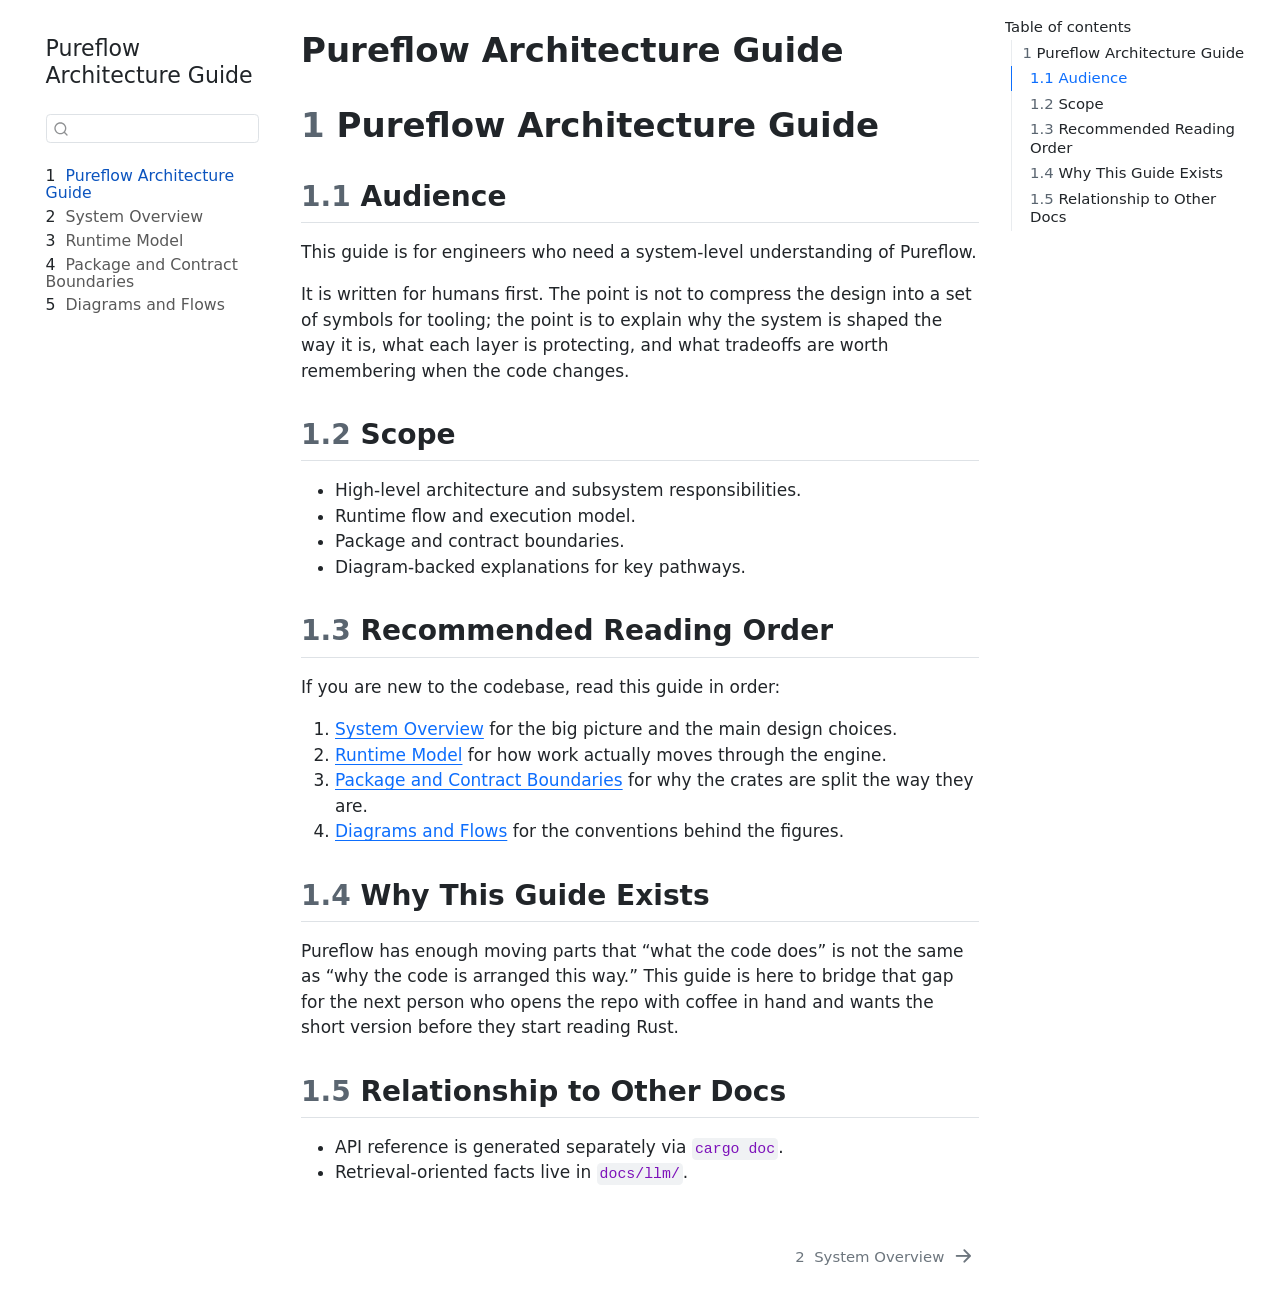
<file: docs/architecture-guide/_output/index.html>
<!DOCTYPE html>
<html xmlns="http://www.w3.org/1999/xhtml" lang="en" xml:lang="en"><head>

<meta charset="utf-8">
<meta name="generator" content="quarto-1.8.26">

<meta name="viewport" content="width=device-width, initial-scale=1.0, user-scalable=yes">


<title>Pureflow Architecture Guide</title>
<style>
code{white-space: pre-wrap;}
span.smallcaps{font-variant: small-caps;}
div.columns{display: flex; gap: min(4vw, 1.5em);}
div.column{flex: auto; overflow-x: auto;}
div.hanging-indent{margin-left: 1.5em; text-indent: -1.5em;}
ul.task-list{list-style: none;}
ul.task-list li input[type="checkbox"] {
  width: 0.8em;
  margin: 0 0.8em 0.2em -1em; /* quarto-specific, see https://github.com/quarto-dev/quarto-cli/issues/4556 */
  vertical-align: middle;
}
</style>


<script src="site_libs/quarto-nav/quarto-nav.js"></script>
<script src="site_libs/quarto-nav/headroom.min.js"></script>
<script src="site_libs/clipboard/clipboard.min.js"></script>
<script src="site_libs/quarto-search/autocomplete.umd.js"></script>
<script src="site_libs/quarto-search/fuse.min.js"></script>
<script src="site_libs/quarto-search/quarto-search.js"></script>
<meta name="quarto:offset" content="./">
<link href="./system-overview.html" rel="next">
<script src="site_libs/quarto-html/quarto.js" type="module"></script>
<script src="site_libs/quarto-html/tabsets/tabsets.js" type="module"></script>
<script src="site_libs/quarto-html/axe/axe-check.js" type="module"></script>
<script src="site_libs/quarto-html/popper.min.js"></script>
<script src="site_libs/quarto-html/tippy.umd.min.js"></script>
<script src="site_libs/quarto-html/anchor.min.js"></script>
<link href="site_libs/quarto-html/tippy.css" rel="stylesheet">
<link href="site_libs/quarto-html/quarto-syntax-highlighting-587c61ba64f3a5504c4d52d930310e48.css" rel="stylesheet" id="quarto-text-highlighting-styles">
<script src="site_libs/bootstrap/bootstrap.min.js"></script>
<link href="site_libs/bootstrap/bootstrap-icons.css" rel="stylesheet">
<link href="site_libs/bootstrap/bootstrap-d84f1af9771f194bf8b6c9c599b7c873.min.css" rel="stylesheet" append-hash="true" id="quarto-bootstrap" data-mode="light">
<script id="quarto-search-options" type="application/json">{
  "location": "sidebar",
  "copy-button": false,
  "collapse-after": 3,
  "panel-placement": "start",
  "type": "textbox",
  "limit": 50,
  "keyboard-shortcut": [
    "f",
    "/",
    "s"
  ],
  "show-item-context": false,
  "language": {
    "search-no-results-text": "No results",
    "search-matching-documents-text": "matching documents",
    "search-copy-link-title": "Copy link to search",
    "search-hide-matches-text": "Hide additional matches",
    "search-more-match-text": "more match in this document",
    "search-more-matches-text": "more matches in this document",
    "search-clear-button-title": "Clear",
    "search-text-placeholder": "",
    "search-detached-cancel-button-title": "Cancel",
    "search-submit-button-title": "Submit",
    "search-label": "Search"
  }
}</script>


</head>

<body class="nav-sidebar floating quarto-light">

<div id="quarto-search-results"></div>
  <header id="quarto-header" class="headroom fixed-top">
  <nav class="quarto-secondary-nav">
    <div class="container-fluid d-flex">
      <button type="button" class="quarto-btn-toggle btn" data-bs-toggle="collapse" role="button" data-bs-target=".quarto-sidebar-collapse-item" aria-controls="quarto-sidebar" aria-expanded="false" aria-label="Toggle sidebar navigation" onclick="if (window.quartoToggleHeadroom) { window.quartoToggleHeadroom(); }">
        <i class="bi bi-layout-text-sidebar-reverse"></i>
      </button>
        <nav class="quarto-page-breadcrumbs" aria-label="breadcrumb"><ol class="breadcrumb"><li class="breadcrumb-item"><a href="./index.html"><span class="chapter-number">1</span>&nbsp; <span class="chapter-title">Pureflow Architecture Guide</span></a></li></ol></nav>
        <a class="flex-grow-1" role="navigation" data-bs-toggle="collapse" data-bs-target=".quarto-sidebar-collapse-item" aria-controls="quarto-sidebar" aria-expanded="false" aria-label="Toggle sidebar navigation" onclick="if (window.quartoToggleHeadroom) { window.quartoToggleHeadroom(); }">
        </a>
      <button type="button" class="btn quarto-search-button" aria-label="Search" onclick="window.quartoOpenSearch();">
        <i class="bi bi-search"></i>
      </button>
    </div>
  </nav>
</header>
<!-- content -->
<div id="quarto-content" class="quarto-container page-columns page-rows-contents page-layout-article">
<!-- sidebar -->
  <nav id="quarto-sidebar" class="sidebar collapse collapse-horizontal quarto-sidebar-collapse-item sidebar-navigation floating overflow-auto">
    <div class="pt-lg-2 mt-2 text-left sidebar-header">
    <div class="sidebar-title mb-0 py-0">
      <a href="./">Pureflow Architecture Guide</a>
    </div>
      </div>
        <div class="mt-2 flex-shrink-0 align-items-center">
        <div class="sidebar-search">
        <div id="quarto-search" class="" title="Search"></div>
        </div>
        </div>
    <div class="sidebar-menu-container">
    <ul class="list-unstyled mt-1">
        <li class="sidebar-item">
  <div class="sidebar-item-container">
  <a href="./index.html" class="sidebar-item-text sidebar-link active">
 <span class="menu-text"><span class="chapter-number">1</span>&nbsp; <span class="chapter-title">Pureflow Architecture Guide</span></span></a>
  </div>
</li>
        <li class="sidebar-item">
  <div class="sidebar-item-container">
  <a href="./system-overview.html" class="sidebar-item-text sidebar-link">
 <span class="menu-text"><span class="chapter-number">2</span>&nbsp; <span class="chapter-title">System Overview</span></span></a>
  </div>
</li>
        <li class="sidebar-item">
  <div class="sidebar-item-container">
  <a href="./runtime-model.html" class="sidebar-item-text sidebar-link">
 <span class="menu-text"><span class="chapter-number">3</span>&nbsp; <span class="chapter-title">Runtime Model</span></span></a>
  </div>
</li>
        <li class="sidebar-item">
  <div class="sidebar-item-container">
  <a href="./package-contracts.html" class="sidebar-item-text sidebar-link">
 <span class="menu-text"><span class="chapter-number">4</span>&nbsp; <span class="chapter-title">Package and Contract Boundaries</span></span></a>
  </div>
</li>
        <li class="sidebar-item">
  <div class="sidebar-item-container">
  <a href="./diagrams-and-flows.html" class="sidebar-item-text sidebar-link">
 <span class="menu-text"><span class="chapter-number">5</span>&nbsp; <span class="chapter-title">Diagrams and Flows</span></span></a>
  </div>
</li>
    </ul>
    </div>
</nav>
<div id="quarto-sidebar-glass" class="quarto-sidebar-collapse-item" data-bs-toggle="collapse" data-bs-target=".quarto-sidebar-collapse-item"></div>
<!-- margin-sidebar -->
    <div id="quarto-margin-sidebar" class="sidebar margin-sidebar">
        <nav id="TOC" role="doc-toc" class="toc-active">
    <h2 id="toc-title">Table of contents</h2>

  <ul>
  <li><a href="#pureflow-architecture-guide" id="toc-pureflow-architecture-guide" class="nav-link active" data-scroll-target="#pureflow-architecture-guide"><span class="header-section-number">1</span> Pureflow Architecture Guide</a>
  <ul class="collapse">
  <li><a href="#audience" id="toc-audience" class="nav-link" data-scroll-target="#audience"><span class="header-section-number">1.1</span> Audience</a></li>
  <li><a href="#scope" id="toc-scope" class="nav-link" data-scroll-target="#scope"><span class="header-section-number">1.2</span> Scope</a></li>
  <li><a href="#recommended-reading-order" id="toc-recommended-reading-order" class="nav-link" data-scroll-target="#recommended-reading-order"><span class="header-section-number">1.3</span> Recommended Reading Order</a></li>
  <li><a href="#why-this-guide-exists" id="toc-why-this-guide-exists" class="nav-link" data-scroll-target="#why-this-guide-exists"><span class="header-section-number">1.4</span> Why This Guide Exists</a></li>
  <li><a href="#relationship-to-other-docs" id="toc-relationship-to-other-docs" class="nav-link" data-scroll-target="#relationship-to-other-docs"><span class="header-section-number">1.5</span> Relationship to Other Docs</a></li>
  </ul></li>
  </ul>
</nav>
    </div>
<!-- main -->
<main class="content" id="quarto-document-content">

<header id="title-block-header" class="quarto-title-block default">
<div class="quarto-title">
<h1 class="title">Pureflow Architecture Guide</h1>
</div>



<div class="quarto-title-meta">




  </div>



</header>


<section id="pureflow-architecture-guide" class="level1" data-number="1">
<h1 data-number="1"><span class="header-section-number">1</span> Pureflow Architecture Guide</h1>
<section id="audience" class="level2" data-number="1.1">
<h2 data-number="1.1" class="anchored" data-anchor-id="audience"><span class="header-section-number">1.1</span> Audience</h2>
<p>This guide is for engineers who need a system-level understanding of Pureflow.</p>
<p>It is written for humans first. The point is not to compress the design into a set of symbols for tooling; the point is to explain why the system is shaped the way it is, what each layer is protecting, and what tradeoffs are worth remembering when the code changes.</p>
</section>
<section id="scope" class="level2" data-number="1.2">
<h2 data-number="1.2" class="anchored" data-anchor-id="scope"><span class="header-section-number">1.2</span> Scope</h2>
<ul>
<li>High-level architecture and subsystem responsibilities.</li>
<li>Runtime flow and execution model.</li>
<li>Package and contract boundaries.</li>
<li>Diagram-backed explanations for key pathways.</li>
</ul>
</section>
<section id="recommended-reading-order" class="level2" data-number="1.3">
<h2 data-number="1.3" class="anchored" data-anchor-id="recommended-reading-order"><span class="header-section-number">1.3</span> Recommended Reading Order</h2>
<p>If you are new to the codebase, read this guide in order:</p>
<ol type="1">
<li><a href="./system-overview.html">System Overview</a> for the big picture and the main design choices.</li>
<li><a href="./runtime-model.html">Runtime Model</a> for how work actually moves through the engine.</li>
<li><a href="./package-contracts.html">Package and Contract Boundaries</a> for why the crates are split the way they are.</li>
<li><a href="./diagrams-and-flows.html">Diagrams and Flows</a> for the conventions behind the figures.</li>
</ol>
</section>
<section id="why-this-guide-exists" class="level2" data-number="1.4">
<h2 data-number="1.4" class="anchored" data-anchor-id="why-this-guide-exists"><span class="header-section-number">1.4</span> Why This Guide Exists</h2>
<p>Pureflow has enough moving parts that “what the code does” is not the same as “why the code is arranged this way.” This guide is here to bridge that gap for the next person who opens the repo with coffee in hand and wants the short version before they start reading Rust.</p>
</section>
<section id="relationship-to-other-docs" class="level2" data-number="1.5">
<h2 data-number="1.5" class="anchored" data-anchor-id="relationship-to-other-docs"><span class="header-section-number">1.5</span> Relationship to Other Docs</h2>
<ul>
<li>API reference is generated separately via <code>cargo doc</code>.</li>
<li>Retrieval-oriented facts live in <code>docs/llm/</code>.</li>
</ul>


</section>
</section>

</main> <!-- /main -->
<script id="quarto-html-after-body" type="application/javascript">
  window.document.addEventListener("DOMContentLoaded", function (event) {
    const icon = "";
    const anchorJS = new window.AnchorJS();
    anchorJS.options = {
      placement: 'right',
      icon: icon
    };
    anchorJS.add('.anchored');
    const isCodeAnnotation = (el) => {
      for (const clz of el.classList) {
        if (clz.startsWith('code-annotation-')) {
          return true;
        }
      }
      return false;
    }
    const onCopySuccess = function(e) {
      // button target
      const button = e.trigger;
      // don't keep focus
      button.blur();
      // flash "checked"
      button.classList.add('code-copy-button-checked');
      var currentTitle = button.getAttribute("title");
      button.setAttribute("title", "Copied!");
      let tooltip;
      if (window.bootstrap) {
        button.setAttribute("data-bs-toggle", "tooltip");
        button.setAttribute("data-bs-placement", "left");
        button.setAttribute("data-bs-title", "Copied!");
        tooltip = new bootstrap.Tooltip(button,
          { trigger: "manual",
            customClass: "code-copy-button-tooltip",
            offset: [0, -8]});
        tooltip.show();
      }
      setTimeout(function() {
        if (tooltip) {
          tooltip.hide();
          button.removeAttribute("data-bs-title");
          button.removeAttribute("data-bs-toggle");
          button.removeAttribute("data-bs-placement");
        }
        button.setAttribute("title", currentTitle);
        button.classList.remove('code-copy-button-checked');
      }, 1000);
      // clear code selection
      e.clearSelection();
    }
    const getTextToCopy = function(trigger) {
      const outerScaffold = trigger.parentElement.cloneNode(true);
      const codeEl = outerScaffold.querySelector('code');
      for (const childEl of codeEl.children) {
        if (isCodeAnnotation(childEl)) {
          childEl.remove();
        }
      }
      return codeEl.innerText;
    }
    const clipboard = new window.ClipboardJS('.code-copy-button:not([data-in-quarto-modal])', {
      text: getTextToCopy
    });
    clipboard.on('success', onCopySuccess);
    if (window.document.getElementById('quarto-embedded-source-code-modal')) {
      const clipboardModal = new window.ClipboardJS('.code-copy-button[data-in-quarto-modal]', {
        text: getTextToCopy,
        container: window.document.getElementById('quarto-embedded-source-code-modal')
      });
      clipboardModal.on('success', onCopySuccess);
    }
      var localhostRegex = new RegExp(/^(?:http|https):\/\/localhost\:?[0-9]*\//);
      var mailtoRegex = new RegExp(/^mailto:/);
        var filterRegex = new RegExp('/' + window.location.host + '/');
      var isInternal = (href) => {
          return filterRegex.test(href) || localhostRegex.test(href) || mailtoRegex.test(href);
      }
      // Inspect non-navigation links and adorn them if external
     var links = window.document.querySelectorAll('a[href]:not(.nav-link):not(.navbar-brand):not(.toc-action):not(.sidebar-link):not(.sidebar-item-toggle):not(.pagination-link):not(.no-external):not([aria-hidden]):not(.dropdown-item):not(.quarto-navigation-tool):not(.about-link)');
      for (var i=0; i<links.length; i++) {
        const link = links[i];
        if (!isInternal(link.href)) {
          // undo the damage that might have been done by quarto-nav.js in the case of
          // links that we want to consider external
          if (link.dataset.originalHref !== undefined) {
            link.href = link.dataset.originalHref;
          }
        }
      }
    function tippyHover(el, contentFn, onTriggerFn, onUntriggerFn) {
      const config = {
        allowHTML: true,
        maxWidth: 500,
        delay: 100,
        arrow: false,
        appendTo: function(el) {
            return el.parentElement;
        },
        interactive: true,
        interactiveBorder: 10,
        theme: 'quarto',
        placement: 'bottom-start',
      };
      if (contentFn) {
        config.content = contentFn;
      }
      if (onTriggerFn) {
        config.onTrigger = onTriggerFn;
      }
      if (onUntriggerFn) {
        config.onUntrigger = onUntriggerFn;
      }
      window.tippy(el, config);
    }
    const noterefs = window.document.querySelectorAll('a[role="doc-noteref"]');
    for (var i=0; i<noterefs.length; i++) {
      const ref = noterefs[i];
      tippyHover(ref, function() {
        // use id or data attribute instead here
        let href = ref.getAttribute('data-footnote-href') || ref.getAttribute('href');
        try { href = new URL(href).hash; } catch {}
        const id = href.replace(/^#\/?/, "");
        const note = window.document.getElementById(id);
        if (note) {
          return note.innerHTML;
        } else {
          return "";
        }
      });
    }
    const xrefs = window.document.querySelectorAll('a.quarto-xref');
    const processXRef = (id, note) => {
      // Strip column container classes
      const stripColumnClz = (el) => {
        el.classList.remove("page-full", "page-columns");
        if (el.children) {
          for (const child of el.children) {
            stripColumnClz(child);
          }
        }
      }
      stripColumnClz(note)
      if (id === null || id.startsWith('sec-')) {
        // Special case sections, only their first couple elements
        const container = document.createElement("div");
        if (note.children && note.children.length > 2) {
          container.appendChild(note.children[0].cloneNode(true));
          for (let i = 1; i < note.children.length; i++) {
            const child = note.children[i];
            if (child.tagName === "P" && child.innerText === "") {
              continue;
            } else {
              container.appendChild(child.cloneNode(true));
              break;
            }
          }
          if (window.Quarto?.typesetMath) {
            window.Quarto.typesetMath(container);
          }
          return container.innerHTML
        } else {
          if (window.Quarto?.typesetMath) {
            window.Quarto.typesetMath(note);
          }
          return note.innerHTML;
        }
      } else {
        // Remove any anchor links if they are present
        const anchorLink = note.querySelector('a.anchorjs-link');
        if (anchorLink) {
          anchorLink.remove();
        }
        if (window.Quarto?.typesetMath) {
          window.Quarto.typesetMath(note);
        }
        if (note.classList.contains("callout")) {
          return note.outerHTML;
        } else {
          return note.innerHTML;
        }
      }
    }
    for (var i=0; i<xrefs.length; i++) {
      const xref = xrefs[i];
      tippyHover(xref, undefined, function(instance) {
        instance.disable();
        let url = xref.getAttribute('href');
        let hash = undefined;
        if (url.startsWith('#')) {
          hash = url;
        } else {
          try { hash = new URL(url).hash; } catch {}
        }
        if (hash) {
          const id = hash.replace(/^#\/?/, "");
          const note = window.document.getElementById(id);
          if (note !== null) {
            try {
              const html = processXRef(id, note.cloneNode(true));
              instance.setContent(html);
            } finally {
              instance.enable();
              instance.show();
            }
          } else {
            // See if we can fetch this
            fetch(url.split('#')[0])
            .then(res => res.text())
            .then(html => {
              const parser = new DOMParser();
              const htmlDoc = parser.parseFromString(html, "text/html");
              const note = htmlDoc.getElementById(id);
              if (note !== null) {
                const html = processXRef(id, note);
                instance.setContent(html);
              }
            }).finally(() => {
              instance.enable();
              instance.show();
            });
          }
        } else {
          // See if we can fetch a full url (with no hash to target)
          // This is a special case and we should probably do some content thinning / targeting
          fetch(url)
          .then(res => res.text())
          .then(html => {
            const parser = new DOMParser();
            const htmlDoc = parser.parseFromString(html, "text/html");
            const note = htmlDoc.querySelector('main.content');
            if (note !== null) {
              // This should only happen for chapter cross references
              // (since there is no id in the URL)
              // remove the first header
              if (note.children.length > 0 && note.children[0].tagName === "HEADER") {
                note.children[0].remove();
              }
              const html = processXRef(null, note);
              instance.setContent(html);
            }
          }).finally(() => {
            instance.enable();
            instance.show();
          });
        }
      }, function(instance) {
      });
    }
        let selectedAnnoteEl;
        const selectorForAnnotation = ( cell, annotation) => {
          let cellAttr = 'data-code-cell="' + cell + '"';
          let lineAttr = 'data-code-annotation="' +  annotation + '"';
          const selector = 'span[' + cellAttr + '][' + lineAttr + ']';
          return selector;
        }
        const selectCodeLines = (annoteEl) => {
          const doc = window.document;
          const targetCell = annoteEl.getAttribute("data-target-cell");
          const targetAnnotation = annoteEl.getAttribute("data-target-annotation");
          const annoteSpan = window.document.querySelector(selectorForAnnotation(targetCell, targetAnnotation));
          const lines = annoteSpan.getAttribute("data-code-lines").split(",");
          const lineIds = lines.map((line) => {
            return targetCell + "-" + line;
          })
          let top = null;
          let height = null;
          let parent = null;
          if (lineIds.length > 0) {
              //compute the position of the single el (top and bottom and make a div)
              const el = window.document.getElementById(lineIds[0]);
              top = el.offsetTop;
              height = el.offsetHeight;
              parent = el.parentElement.parentElement;
            if (lineIds.length > 1) {
              const lastEl = window.document.getElementById(lineIds[lineIds.length - 1]);
              const bottom = lastEl.offsetTop + lastEl.offsetHeight;
              height = bottom - top;
            }
            if (top !== null && height !== null && parent !== null) {
              // cook up a div (if necessary) and position it
              let div = window.document.getElementById("code-annotation-line-highlight");
              if (div === null) {
                div = window.document.createElement("div");
                div.setAttribute("id", "code-annotation-line-highlight");
                div.style.position = 'absolute';
                parent.appendChild(div);
              }
              div.style.top = top - 2 + "px";
              div.style.height = height + 4 + "px";
              div.style.left = 0;
              let gutterDiv = window.document.getElementById("code-annotation-line-highlight-gutter");
              if (gutterDiv === null) {
                gutterDiv = window.document.createElement("div");
                gutterDiv.setAttribute("id", "code-annotation-line-highlight-gutter");
                gutterDiv.style.position = 'absolute';
                const codeCell = window.document.getElementById(targetCell);
                const gutter = codeCell.querySelector('.code-annotation-gutter');
                gutter.appendChild(gutterDiv);
              }
              gutterDiv.style.top = top - 2 + "px";
              gutterDiv.style.height = height + 4 + "px";
            }
            selectedAnnoteEl = annoteEl;
          }
        };
        const unselectCodeLines = () => {
          const elementsIds = ["code-annotation-line-highlight", "code-annotation-line-highlight-gutter"];
          elementsIds.forEach((elId) => {
            const div = window.document.getElementById(elId);
            if (div) {
              div.remove();
            }
          });
          selectedAnnoteEl = undefined;
        };
          // Handle positioning of the toggle
      window.addEventListener(
        "resize",
        throttle(() => {
          elRect = undefined;
          if (selectedAnnoteEl) {
            selectCodeLines(selectedAnnoteEl);
          }
        }, 10)
      );
      function throttle(fn, ms) {
      let throttle = false;
      let timer;
        return (...args) => {
          if(!throttle) { // first call gets through
              fn.apply(this, args);
              throttle = true;
          } else { // all the others get throttled
              if(timer) clearTimeout(timer); // cancel #2
              timer = setTimeout(() => {
                fn.apply(this, args);
                timer = throttle = false;
              }, ms);
          }
        };
      }
        // Attach click handler to the DT
        const annoteDls = window.document.querySelectorAll('dt[data-target-cell]');
        for (const annoteDlNode of annoteDls) {
          annoteDlNode.addEventListener('click', (event) => {
            const clickedEl = event.target;
            if (clickedEl !== selectedAnnoteEl) {
              unselectCodeLines();
              const activeEl = window.document.querySelector('dt[data-target-cell].code-annotation-active');
              if (activeEl) {
                activeEl.classList.remove('code-annotation-active');
              }
              selectCodeLines(clickedEl);
              clickedEl.classList.add('code-annotation-active');
            } else {
              // Unselect the line
              unselectCodeLines();
              clickedEl.classList.remove('code-annotation-active');
            }
          });
        }
    const findCites = (el) => {
      const parentEl = el.parentElement;
      if (parentEl) {
        const cites = parentEl.dataset.cites;
        if (cites) {
          return {
            el,
            cites: cites.split(' ')
          };
        } else {
          return findCites(el.parentElement)
        }
      } else {
        return undefined;
      }
    };
    var bibliorefs = window.document.querySelectorAll('a[role="doc-biblioref"]');
    for (var i=0; i<bibliorefs.length; i++) {
      const ref = bibliorefs[i];
      const citeInfo = findCites(ref);
      if (citeInfo) {
        tippyHover(citeInfo.el, function() {
          var popup = window.document.createElement('div');
          citeInfo.cites.forEach(function(cite) {
            var citeDiv = window.document.createElement('div');
            citeDiv.classList.add('hanging-indent');
            citeDiv.classList.add('csl-entry');
            var biblioDiv = window.document.getElementById('ref-' + cite);
            if (biblioDiv) {
              citeDiv.innerHTML = biblioDiv.innerHTML;
            }
            popup.appendChild(citeDiv);
          });
          return popup.innerHTML;
        });
      }
    }
  });
  </script>
<nav class="page-navigation">
  <div class="nav-page nav-page-previous">
  </div>
  <div class="nav-page nav-page-next">
      <a href="./system-overview.html" class="pagination-link" aria-label="System Overview">
        <span class="nav-page-text"><span class="chapter-number">2</span>&nbsp; <span class="chapter-title">System Overview</span></span> <i class="bi bi-arrow-right-short"></i>
      </a>
  </div>
</nav>
</div> <!-- /content -->




</body></html>
</file>
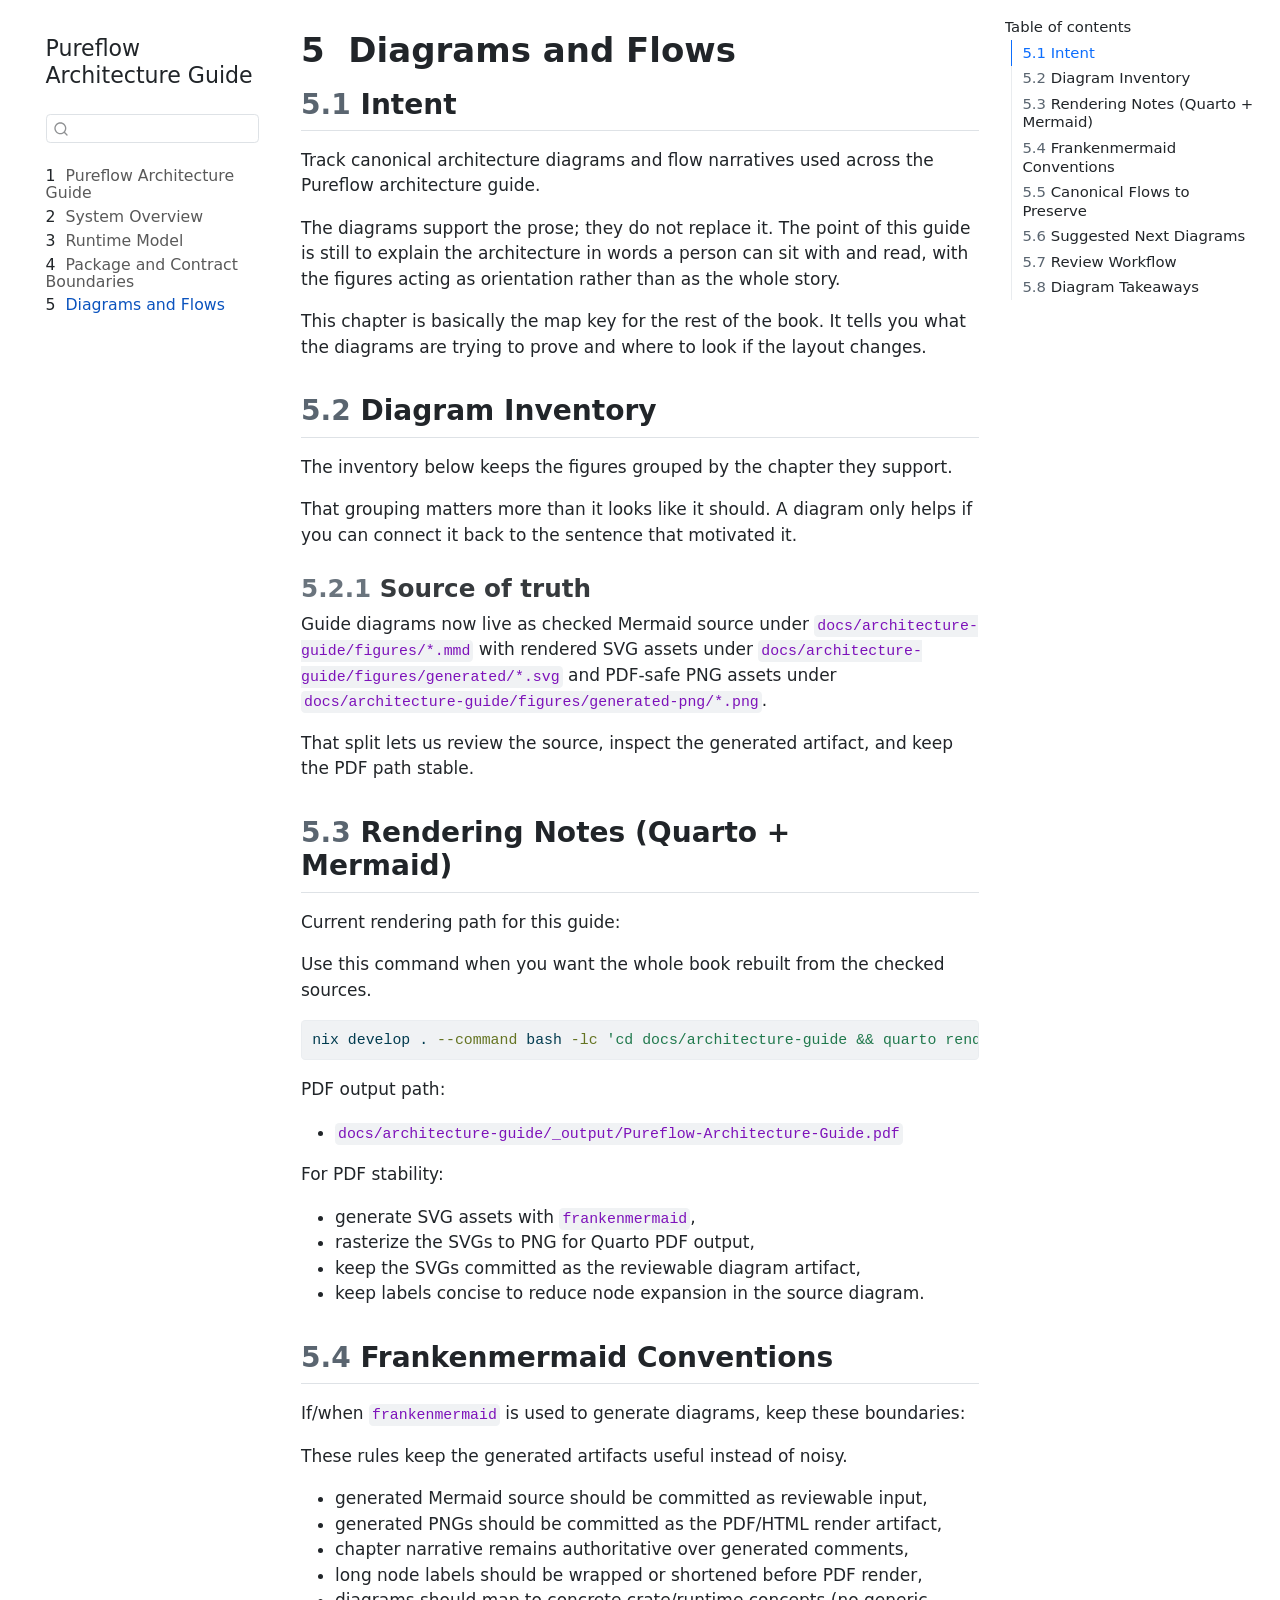
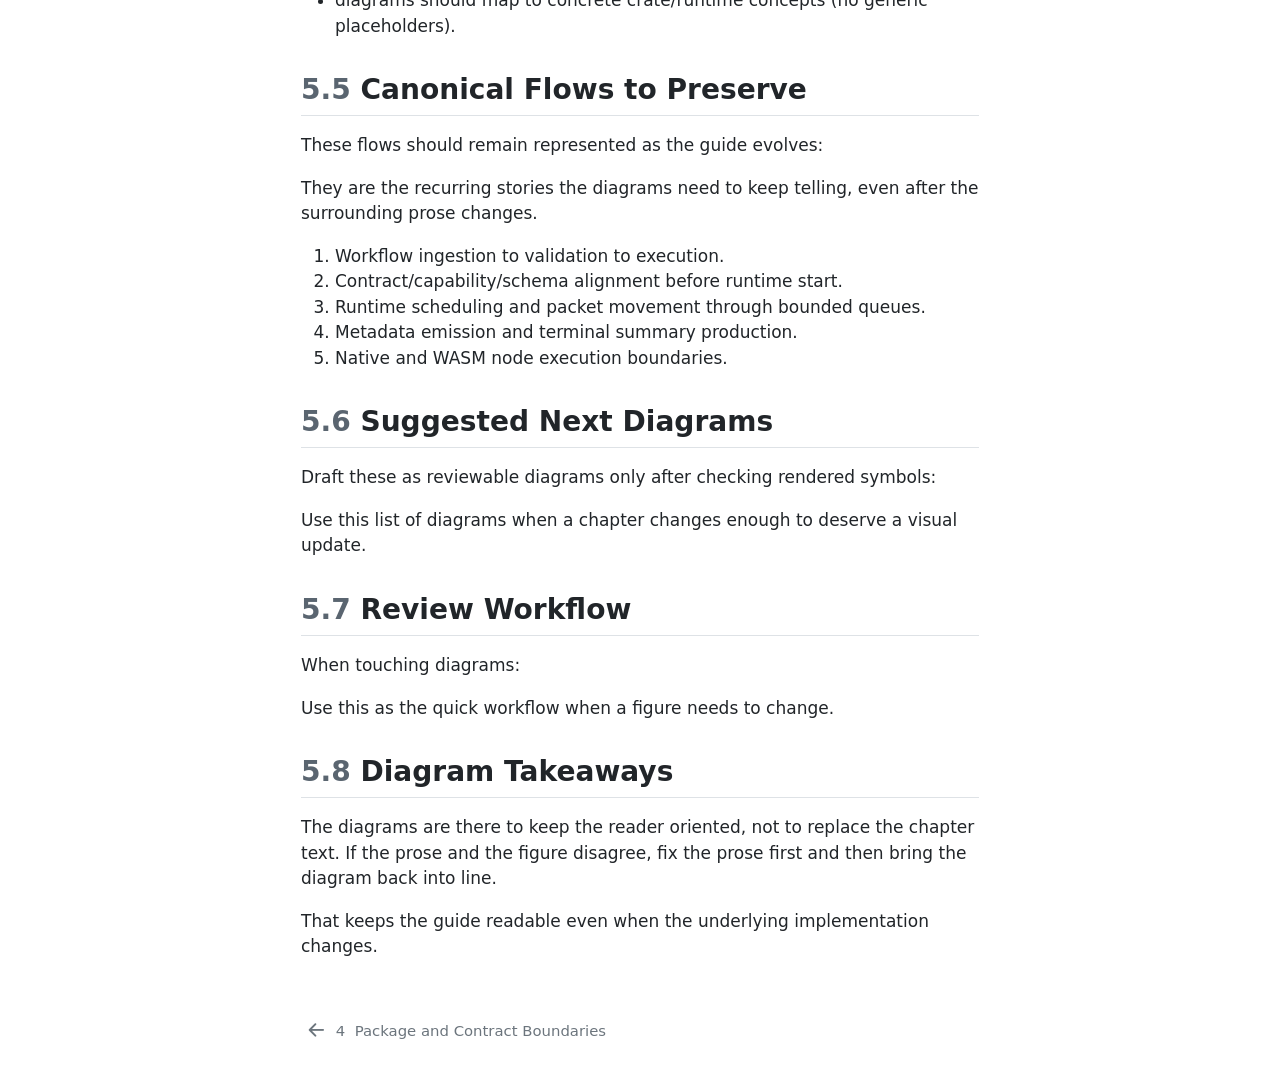
<file: docs/architecture-guide/_output/diagrams-and-flows.html>
<!DOCTYPE html>
<html xmlns="http://www.w3.org/1999/xhtml" lang="en" xml:lang="en"><head>

<meta charset="utf-8">
<meta name="generator" content="quarto-1.8.26">

<meta name="viewport" content="width=device-width, initial-scale=1.0, user-scalable=yes">


<title>5&nbsp; Diagrams and Flows – Pureflow Architecture Guide</title>
<style>
code{white-space: pre-wrap;}
span.smallcaps{font-variant: small-caps;}
div.columns{display: flex; gap: min(4vw, 1.5em);}
div.column{flex: auto; overflow-x: auto;}
div.hanging-indent{margin-left: 1.5em; text-indent: -1.5em;}
ul.task-list{list-style: none;}
ul.task-list li input[type="checkbox"] {
  width: 0.8em;
  margin: 0 0.8em 0.2em -1em; /* quarto-specific, see https://github.com/quarto-dev/quarto-cli/issues/4556 */
  vertical-align: middle;
}
/* CSS for syntax highlighting */
html { -webkit-text-size-adjust: 100%; }
pre > code.sourceCode { white-space: pre; position: relative; }
pre > code.sourceCode > span { display: inline-block; line-height: 1.25; }
pre > code.sourceCode > span:empty { height: 1.2em; }
.sourceCode { overflow: visible; }
code.sourceCode > span { color: inherit; text-decoration: inherit; }
div.sourceCode { margin: 1em 0; }
pre.sourceCode { margin: 0; }
@media screen {
div.sourceCode { overflow: auto; }
}
@media print {
pre > code.sourceCode { white-space: pre-wrap; }
pre > code.sourceCode > span { text-indent: -5em; padding-left: 5em; }
}
pre.numberSource code
  { counter-reset: source-line 0; }
pre.numberSource code > span
  { position: relative; left: -4em; counter-increment: source-line; }
pre.numberSource code > span > a:first-child::before
  { content: counter(source-line);
    position: relative; left: -1em; text-align: right; vertical-align: baseline;
    border: none; display: inline-block;
    -webkit-touch-callout: none; -webkit-user-select: none;
    -khtml-user-select: none; -moz-user-select: none;
    -ms-user-select: none; user-select: none;
    padding: 0 4px; width: 4em;
  }
pre.numberSource { margin-left: 3em;  padding-left: 4px; }
div.sourceCode
  {   }
@media screen {
pre > code.sourceCode > span > a:first-child::before { text-decoration: underline; }
}
</style>


<script src="site_libs/quarto-nav/quarto-nav.js"></script>
<script src="site_libs/quarto-nav/headroom.min.js"></script>
<script src="site_libs/clipboard/clipboard.min.js"></script>
<script src="site_libs/quarto-search/autocomplete.umd.js"></script>
<script src="site_libs/quarto-search/fuse.min.js"></script>
<script src="site_libs/quarto-search/quarto-search.js"></script>
<meta name="quarto:offset" content="./">
<link href="./package-contracts.html" rel="prev">
<script src="site_libs/quarto-html/quarto.js" type="module"></script>
<script src="site_libs/quarto-html/tabsets/tabsets.js" type="module"></script>
<script src="site_libs/quarto-html/axe/axe-check.js" type="module"></script>
<script src="site_libs/quarto-html/popper.min.js"></script>
<script src="site_libs/quarto-html/tippy.umd.min.js"></script>
<script src="site_libs/quarto-html/anchor.min.js"></script>
<link href="site_libs/quarto-html/tippy.css" rel="stylesheet">
<link href="site_libs/quarto-html/quarto-syntax-highlighting-587c61ba64f3a5504c4d52d930310e48.css" rel="stylesheet" id="quarto-text-highlighting-styles">
<script src="site_libs/bootstrap/bootstrap.min.js"></script>
<link href="site_libs/bootstrap/bootstrap-icons.css" rel="stylesheet">
<link href="site_libs/bootstrap/bootstrap-d84f1af9771f194bf8b6c9c599b7c873.min.css" rel="stylesheet" append-hash="true" id="quarto-bootstrap" data-mode="light">
<script id="quarto-search-options" type="application/json">{
  "location": "sidebar",
  "copy-button": false,
  "collapse-after": 3,
  "panel-placement": "start",
  "type": "textbox",
  "limit": 50,
  "keyboard-shortcut": [
    "f",
    "/",
    "s"
  ],
  "show-item-context": false,
  "language": {
    "search-no-results-text": "No results",
    "search-matching-documents-text": "matching documents",
    "search-copy-link-title": "Copy link to search",
    "search-hide-matches-text": "Hide additional matches",
    "search-more-match-text": "more match in this document",
    "search-more-matches-text": "more matches in this document",
    "search-clear-button-title": "Clear",
    "search-text-placeholder": "",
    "search-detached-cancel-button-title": "Cancel",
    "search-submit-button-title": "Submit",
    "search-label": "Search"
  }
}</script>


</head>

<body class="nav-sidebar floating quarto-light">

<div id="quarto-search-results"></div>
  <header id="quarto-header" class="headroom fixed-top">
  <nav class="quarto-secondary-nav">
    <div class="container-fluid d-flex">
      <button type="button" class="quarto-btn-toggle btn" data-bs-toggle="collapse" role="button" data-bs-target=".quarto-sidebar-collapse-item" aria-controls="quarto-sidebar" aria-expanded="false" aria-label="Toggle sidebar navigation" onclick="if (window.quartoToggleHeadroom) { window.quartoToggleHeadroom(); }">
        <i class="bi bi-layout-text-sidebar-reverse"></i>
      </button>
        <nav class="quarto-page-breadcrumbs" aria-label="breadcrumb"><ol class="breadcrumb"><li class="breadcrumb-item"><a href="./diagrams-and-flows.html"><span class="chapter-number">5</span>&nbsp; <span class="chapter-title">Diagrams and Flows</span></a></li></ol></nav>
        <a class="flex-grow-1" role="navigation" data-bs-toggle="collapse" data-bs-target=".quarto-sidebar-collapse-item" aria-controls="quarto-sidebar" aria-expanded="false" aria-label="Toggle sidebar navigation" onclick="if (window.quartoToggleHeadroom) { window.quartoToggleHeadroom(); }">
        </a>
      <button type="button" class="btn quarto-search-button" aria-label="Search" onclick="window.quartoOpenSearch();">
        <i class="bi bi-search"></i>
      </button>
    </div>
  </nav>
</header>
<!-- content -->
<div id="quarto-content" class="quarto-container page-columns page-rows-contents page-layout-article">
<!-- sidebar -->
  <nav id="quarto-sidebar" class="sidebar collapse collapse-horizontal quarto-sidebar-collapse-item sidebar-navigation floating overflow-auto">
    <div class="pt-lg-2 mt-2 text-left sidebar-header">
    <div class="sidebar-title mb-0 py-0">
      <a href="./">Pureflow Architecture Guide</a>
    </div>
      </div>
        <div class="mt-2 flex-shrink-0 align-items-center">
        <div class="sidebar-search">
        <div id="quarto-search" class="" title="Search"></div>
        </div>
        </div>
    <div class="sidebar-menu-container">
    <ul class="list-unstyled mt-1">
        <li class="sidebar-item">
  <div class="sidebar-item-container">
  <a href="./index.html" class="sidebar-item-text sidebar-link">
 <span class="menu-text"><span class="chapter-number">1</span>&nbsp; <span class="chapter-title">Pureflow Architecture Guide</span></span></a>
  </div>
</li>
        <li class="sidebar-item">
  <div class="sidebar-item-container">
  <a href="./system-overview.html" class="sidebar-item-text sidebar-link">
 <span class="menu-text"><span class="chapter-number">2</span>&nbsp; <span class="chapter-title">System Overview</span></span></a>
  </div>
</li>
        <li class="sidebar-item">
  <div class="sidebar-item-container">
  <a href="./runtime-model.html" class="sidebar-item-text sidebar-link">
 <span class="menu-text"><span class="chapter-number">3</span>&nbsp; <span class="chapter-title">Runtime Model</span></span></a>
  </div>
</li>
        <li class="sidebar-item">
  <div class="sidebar-item-container">
  <a href="./package-contracts.html" class="sidebar-item-text sidebar-link">
 <span class="menu-text"><span class="chapter-number">4</span>&nbsp; <span class="chapter-title">Package and Contract Boundaries</span></span></a>
  </div>
</li>
        <li class="sidebar-item">
  <div class="sidebar-item-container">
  <a href="./diagrams-and-flows.html" class="sidebar-item-text sidebar-link active">
 <span class="menu-text"><span class="chapter-number">5</span>&nbsp; <span class="chapter-title">Diagrams and Flows</span></span></a>
  </div>
</li>
    </ul>
    </div>
</nav>
<div id="quarto-sidebar-glass" class="quarto-sidebar-collapse-item" data-bs-toggle="collapse" data-bs-target=".quarto-sidebar-collapse-item"></div>
<!-- margin-sidebar -->
    <div id="quarto-margin-sidebar" class="sidebar margin-sidebar">
        <nav id="TOC" role="doc-toc" class="toc-active">
    <h2 id="toc-title">Table of contents</h2>

  <ul>
  <li><a href="#intent" id="toc-intent" class="nav-link active" data-scroll-target="#intent"><span class="header-section-number">5.1</span> Intent</a></li>
  <li><a href="#diagram-inventory" id="toc-diagram-inventory" class="nav-link" data-scroll-target="#diagram-inventory"><span class="header-section-number">5.2</span> Diagram Inventory</a>
  <ul class="collapse">
  <li><a href="#source-of-truth" id="toc-source-of-truth" class="nav-link" data-scroll-target="#source-of-truth"><span class="header-section-number">5.2.1</span> Source of truth</a></li>
  </ul></li>
  <li><a href="#rendering-notes-quarto-mermaid" id="toc-rendering-notes-quarto-mermaid" class="nav-link" data-scroll-target="#rendering-notes-quarto-mermaid"><span class="header-section-number">5.3</span> Rendering Notes (Quarto + Mermaid)</a></li>
  <li><a href="#frankenmermaid-conventions" id="toc-frankenmermaid-conventions" class="nav-link" data-scroll-target="#frankenmermaid-conventions"><span class="header-section-number">5.4</span> Frankenmermaid Conventions</a></li>
  <li><a href="#canonical-flows-to-preserve" id="toc-canonical-flows-to-preserve" class="nav-link" data-scroll-target="#canonical-flows-to-preserve"><span class="header-section-number">5.5</span> Canonical Flows to Preserve</a></li>
  <li><a href="#suggested-next-diagrams" id="toc-suggested-next-diagrams" class="nav-link" data-scroll-target="#suggested-next-diagrams"><span class="header-section-number">5.6</span> Suggested Next Diagrams</a></li>
  <li><a href="#review-workflow" id="toc-review-workflow" class="nav-link" data-scroll-target="#review-workflow"><span class="header-section-number">5.7</span> Review Workflow</a></li>
  <li><a href="#diagram-takeaways" id="toc-diagram-takeaways" class="nav-link" data-scroll-target="#diagram-takeaways"><span class="header-section-number">5.8</span> Diagram Takeaways</a></li>
  </ul>
</nav>
    </div>
<!-- main -->
<main class="content" id="quarto-document-content">

<header id="title-block-header" class="quarto-title-block default">
<div class="quarto-title">
<h1 class="title"><span class="chapter-number">5</span>&nbsp; <span class="chapter-title">Diagrams and Flows</span></h1>
</div>



<div class="quarto-title-meta">




  </div>



</header>


<section id="intent" class="level2" data-number="5.1">
<h2 data-number="5.1" class="anchored" data-anchor-id="intent"><span class="header-section-number">5.1</span> Intent</h2>
<p>Track canonical architecture diagrams and flow narratives used across the Pureflow architecture guide.</p>
<p>The diagrams support the prose; they do not replace it. The point of this guide is still to explain the architecture in words a person can sit with and read, with the figures acting as orientation rather than as the whole story.</p>
<p>This chapter is basically the map key for the rest of the book. It tells you what the diagrams are trying to prove and where to look if the layout changes.</p>
</section>
<section id="diagram-inventory" class="level2" data-number="5.2">
<h2 data-number="5.2" class="anchored" data-anchor-id="diagram-inventory"><span class="header-section-number">5.2</span> Diagram Inventory</h2>
<p>The inventory below keeps the figures grouped by the chapter they support.</p>
<p>That grouping matters more than it looks like it should. A diagram only helps if you can connect it back to the sentence that motivated it.</p>
<section id="source-of-truth" class="level3" data-number="5.2.1">
<h3 data-number="5.2.1" class="anchored" data-anchor-id="source-of-truth"><span class="header-section-number">5.2.1</span> Source of truth</h3>
<p>Guide diagrams now live as checked Mermaid source under <code>docs/architecture-guide/figures/*.mmd</code> with rendered SVG assets under <code>docs/architecture-guide/figures/generated/*.svg</code> and PDF-safe PNG assets under <code>docs/architecture-guide/figures/generated-png/*.png</code>.</p>
<p>That split lets us review the source, inspect the generated artifact, and keep the PDF path stable.</p>
</section>
</section>
<section id="rendering-notes-quarto-mermaid" class="level2" data-number="5.3">
<h2 data-number="5.3" class="anchored" data-anchor-id="rendering-notes-quarto-mermaid"><span class="header-section-number">5.3</span> Rendering Notes (Quarto + Mermaid)</h2>
<p>Current rendering path for this guide:</p>
<p>Use this command when you want the whole book rebuilt from the checked sources.</p>
<div class="code-copy-outer-scaffold"><div class="sourceCode" id="cb1"><pre class="sourceCode bash code-with-copy"><code class="sourceCode bash"><span id="cb1-1"><a href="#cb1-1" aria-hidden="true" tabindex="-1"></a><span class="ex">nix</span> develop . <span class="at">--command</span> bash <span class="at">-lc</span> <span class="st">'cd docs/architecture-guide &amp;&amp; quarto render --to pdf'</span></span></code></pre></div><button title="Copy to Clipboard" class="code-copy-button"><i class="bi"></i></button></div>
<p>PDF output path:</p>
<ul>
<li><code>docs/architecture-guide/_output/Pureflow-Architecture-Guide.pdf</code></li>
</ul>
<p>For PDF stability:</p>
<ul>
<li>generate SVG assets with <code>frankenmermaid</code>,</li>
<li>rasterize the SVGs to PNG for Quarto PDF output,</li>
<li>keep the SVGs committed as the reviewable diagram artifact,</li>
<li>keep labels concise to reduce node expansion in the source diagram.</li>
</ul>
</section>
<section id="frankenmermaid-conventions" class="level2" data-number="5.4">
<h2 data-number="5.4" class="anchored" data-anchor-id="frankenmermaid-conventions"><span class="header-section-number">5.4</span> Frankenmermaid Conventions</h2>
<p>If/when <code>frankenmermaid</code> is used to generate diagrams, keep these boundaries:</p>
<p>These rules keep the generated artifacts useful instead of noisy.</p>
<ul>
<li>generated Mermaid source should be committed as reviewable input,</li>
<li>generated PNGs should be committed as the PDF/HTML render artifact,</li>
<li>chapter narrative remains authoritative over generated comments,</li>
<li>long node labels should be wrapped or shortened before PDF render,</li>
<li>diagrams should map to concrete crate/runtime concepts (no generic placeholders).</li>
</ul>
</section>
<section id="canonical-flows-to-preserve" class="level2" data-number="5.5">
<h2 data-number="5.5" class="anchored" data-anchor-id="canonical-flows-to-preserve"><span class="header-section-number">5.5</span> Canonical Flows to Preserve</h2>
<p>These flows should remain represented as the guide evolves:</p>
<p>They are the recurring stories the diagrams need to keep telling, even after the surrounding prose changes.</p>
<ol type="1">
<li>Workflow ingestion to validation to execution.</li>
<li>Contract/capability/schema alignment before runtime start.</li>
<li>Runtime scheduling and packet movement through bounded queues.</li>
<li>Metadata emission and terminal summary production.</li>
<li>Native and WASM node execution boundaries.</li>
</ol>
</section>
<section id="suggested-next-diagrams" class="level2" data-number="5.6">
<h2 data-number="5.6" class="anchored" data-anchor-id="suggested-next-diagrams"><span class="header-section-number">5.6</span> Suggested Next Diagrams</h2>
<p>Draft these as reviewable diagrams only after checking rendered symbols:</p>
<p>Use this list of diagrams when a chapter changes enough to deserve a visual update.</p>
</section>
<section id="review-workflow" class="level2" data-number="5.7">
<h2 data-number="5.7" class="anchored" data-anchor-id="review-workflow"><span class="header-section-number">5.7</span> Review Workflow</h2>
<p>When touching diagrams:</p>
<p>Use this as the quick workflow when a figure needs to change.</p>
</section>
<section id="diagram-takeaways" class="level2" data-number="5.8">
<h2 data-number="5.8" class="anchored" data-anchor-id="diagram-takeaways"><span class="header-section-number">5.8</span> Diagram Takeaways</h2>
<p>The diagrams are there to keep the reader oriented, not to replace the chapter text. If the prose and the figure disagree, fix the prose first and then bring the diagram back into line.</p>
<p>That keeps the guide readable even when the underlying implementation changes.</p>


</section>

</main> <!-- /main -->
<script id="quarto-html-after-body" type="application/javascript">
  window.document.addEventListener("DOMContentLoaded", function (event) {
    const icon = "";
    const anchorJS = new window.AnchorJS();
    anchorJS.options = {
      placement: 'right',
      icon: icon
    };
    anchorJS.add('.anchored');
    const isCodeAnnotation = (el) => {
      for (const clz of el.classList) {
        if (clz.startsWith('code-annotation-')) {
          return true;
        }
      }
      return false;
    }
    const onCopySuccess = function(e) {
      // button target
      const button = e.trigger;
      // don't keep focus
      button.blur();
      // flash "checked"
      button.classList.add('code-copy-button-checked');
      var currentTitle = button.getAttribute("title");
      button.setAttribute("title", "Copied!");
      let tooltip;
      if (window.bootstrap) {
        button.setAttribute("data-bs-toggle", "tooltip");
        button.setAttribute("data-bs-placement", "left");
        button.setAttribute("data-bs-title", "Copied!");
        tooltip = new bootstrap.Tooltip(button,
          { trigger: "manual",
            customClass: "code-copy-button-tooltip",
            offset: [0, -8]});
        tooltip.show();
      }
      setTimeout(function() {
        if (tooltip) {
          tooltip.hide();
          button.removeAttribute("data-bs-title");
          button.removeAttribute("data-bs-toggle");
          button.removeAttribute("data-bs-placement");
        }
        button.setAttribute("title", currentTitle);
        button.classList.remove('code-copy-button-checked');
      }, 1000);
      // clear code selection
      e.clearSelection();
    }
    const getTextToCopy = function(trigger) {
      const outerScaffold = trigger.parentElement.cloneNode(true);
      const codeEl = outerScaffold.querySelector('code');
      for (const childEl of codeEl.children) {
        if (isCodeAnnotation(childEl)) {
          childEl.remove();
        }
      }
      return codeEl.innerText;
    }
    const clipboard = new window.ClipboardJS('.code-copy-button:not([data-in-quarto-modal])', {
      text: getTextToCopy
    });
    clipboard.on('success', onCopySuccess);
    if (window.document.getElementById('quarto-embedded-source-code-modal')) {
      const clipboardModal = new window.ClipboardJS('.code-copy-button[data-in-quarto-modal]', {
        text: getTextToCopy,
        container: window.document.getElementById('quarto-embedded-source-code-modal')
      });
      clipboardModal.on('success', onCopySuccess);
    }
      var localhostRegex = new RegExp(/^(?:http|https):\/\/localhost\:?[0-9]*\//);
      var mailtoRegex = new RegExp(/^mailto:/);
        var filterRegex = new RegExp('/' + window.location.host + '/');
      var isInternal = (href) => {
          return filterRegex.test(href) || localhostRegex.test(href) || mailtoRegex.test(href);
      }
      // Inspect non-navigation links and adorn them if external
     var links = window.document.querySelectorAll('a[href]:not(.nav-link):not(.navbar-brand):not(.toc-action):not(.sidebar-link):not(.sidebar-item-toggle):not(.pagination-link):not(.no-external):not([aria-hidden]):not(.dropdown-item):not(.quarto-navigation-tool):not(.about-link)');
      for (var i=0; i<links.length; i++) {
        const link = links[i];
        if (!isInternal(link.href)) {
          // undo the damage that might have been done by quarto-nav.js in the case of
          // links that we want to consider external
          if (link.dataset.originalHref !== undefined) {
            link.href = link.dataset.originalHref;
          }
        }
      }
    function tippyHover(el, contentFn, onTriggerFn, onUntriggerFn) {
      const config = {
        allowHTML: true,
        maxWidth: 500,
        delay: 100,
        arrow: false,
        appendTo: function(el) {
            return el.parentElement;
        },
        interactive: true,
        interactiveBorder: 10,
        theme: 'quarto',
        placement: 'bottom-start',
      };
      if (contentFn) {
        config.content = contentFn;
      }
      if (onTriggerFn) {
        config.onTrigger = onTriggerFn;
      }
      if (onUntriggerFn) {
        config.onUntrigger = onUntriggerFn;
      }
      window.tippy(el, config);
    }
    const noterefs = window.document.querySelectorAll('a[role="doc-noteref"]');
    for (var i=0; i<noterefs.length; i++) {
      const ref = noterefs[i];
      tippyHover(ref, function() {
        // use id or data attribute instead here
        let href = ref.getAttribute('data-footnote-href') || ref.getAttribute('href');
        try { href = new URL(href).hash; } catch {}
        const id = href.replace(/^#\/?/, "");
        const note = window.document.getElementById(id);
        if (note) {
          return note.innerHTML;
        } else {
          return "";
        }
      });
    }
    const xrefs = window.document.querySelectorAll('a.quarto-xref');
    const processXRef = (id, note) => {
      // Strip column container classes
      const stripColumnClz = (el) => {
        el.classList.remove("page-full", "page-columns");
        if (el.children) {
          for (const child of el.children) {
            stripColumnClz(child);
          }
        }
      }
      stripColumnClz(note)
      if (id === null || id.startsWith('sec-')) {
        // Special case sections, only their first couple elements
        const container = document.createElement("div");
        if (note.children && note.children.length > 2) {
          container.appendChild(note.children[0].cloneNode(true));
          for (let i = 1; i < note.children.length; i++) {
            const child = note.children[i];
            if (child.tagName === "P" && child.innerText === "") {
              continue;
            } else {
              container.appendChild(child.cloneNode(true));
              break;
            }
          }
          if (window.Quarto?.typesetMath) {
            window.Quarto.typesetMath(container);
          }
          return container.innerHTML
        } else {
          if (window.Quarto?.typesetMath) {
            window.Quarto.typesetMath(note);
          }
          return note.innerHTML;
        }
      } else {
        // Remove any anchor links if they are present
        const anchorLink = note.querySelector('a.anchorjs-link');
        if (anchorLink) {
          anchorLink.remove();
        }
        if (window.Quarto?.typesetMath) {
          window.Quarto.typesetMath(note);
        }
        if (note.classList.contains("callout")) {
          return note.outerHTML;
        } else {
          return note.innerHTML;
        }
      }
    }
    for (var i=0; i<xrefs.length; i++) {
      const xref = xrefs[i];
      tippyHover(xref, undefined, function(instance) {
        instance.disable();
        let url = xref.getAttribute('href');
        let hash = undefined;
        if (url.startsWith('#')) {
          hash = url;
        } else {
          try { hash = new URL(url).hash; } catch {}
        }
        if (hash) {
          const id = hash.replace(/^#\/?/, "");
          const note = window.document.getElementById(id);
          if (note !== null) {
            try {
              const html = processXRef(id, note.cloneNode(true));
              instance.setContent(html);
            } finally {
              instance.enable();
              instance.show();
            }
          } else {
            // See if we can fetch this
            fetch(url.split('#')[0])
            .then(res => res.text())
            .then(html => {
              const parser = new DOMParser();
              const htmlDoc = parser.parseFromString(html, "text/html");
              const note = htmlDoc.getElementById(id);
              if (note !== null) {
                const html = processXRef(id, note);
                instance.setContent(html);
              }
            }).finally(() => {
              instance.enable();
              instance.show();
            });
          }
        } else {
          // See if we can fetch a full url (with no hash to target)
          // This is a special case and we should probably do some content thinning / targeting
          fetch(url)
          .then(res => res.text())
          .then(html => {
            const parser = new DOMParser();
            const htmlDoc = parser.parseFromString(html, "text/html");
            const note = htmlDoc.querySelector('main.content');
            if (note !== null) {
              // This should only happen for chapter cross references
              // (since there is no id in the URL)
              // remove the first header
              if (note.children.length > 0 && note.children[0].tagName === "HEADER") {
                note.children[0].remove();
              }
              const html = processXRef(null, note);
              instance.setContent(html);
            }
          }).finally(() => {
            instance.enable();
            instance.show();
          });
        }
      }, function(instance) {
      });
    }
        let selectedAnnoteEl;
        const selectorForAnnotation = ( cell, annotation) => {
          let cellAttr = 'data-code-cell="' + cell + '"';
          let lineAttr = 'data-code-annotation="' +  annotation + '"';
          const selector = 'span[' + cellAttr + '][' + lineAttr + ']';
          return selector;
        }
        const selectCodeLines = (annoteEl) => {
          const doc = window.document;
          const targetCell = annoteEl.getAttribute("data-target-cell");
          const targetAnnotation = annoteEl.getAttribute("data-target-annotation");
          const annoteSpan = window.document.querySelector(selectorForAnnotation(targetCell, targetAnnotation));
          const lines = annoteSpan.getAttribute("data-code-lines").split(",");
          const lineIds = lines.map((line) => {
            return targetCell + "-" + line;
          })
          let top = null;
          let height = null;
          let parent = null;
          if (lineIds.length > 0) {
              //compute the position of the single el (top and bottom and make a div)
              const el = window.document.getElementById(lineIds[0]);
              top = el.offsetTop;
              height = el.offsetHeight;
              parent = el.parentElement.parentElement;
            if (lineIds.length > 1) {
              const lastEl = window.document.getElementById(lineIds[lineIds.length - 1]);
              const bottom = lastEl.offsetTop + lastEl.offsetHeight;
              height = bottom - top;
            }
            if (top !== null && height !== null && parent !== null) {
              // cook up a div (if necessary) and position it
              let div = window.document.getElementById("code-annotation-line-highlight");
              if (div === null) {
                div = window.document.createElement("div");
                div.setAttribute("id", "code-annotation-line-highlight");
                div.style.position = 'absolute';
                parent.appendChild(div);
              }
              div.style.top = top - 2 + "px";
              div.style.height = height + 4 + "px";
              div.style.left = 0;
              let gutterDiv = window.document.getElementById("code-annotation-line-highlight-gutter");
              if (gutterDiv === null) {
                gutterDiv = window.document.createElement("div");
                gutterDiv.setAttribute("id", "code-annotation-line-highlight-gutter");
                gutterDiv.style.position = 'absolute';
                const codeCell = window.document.getElementById(targetCell);
                const gutter = codeCell.querySelector('.code-annotation-gutter');
                gutter.appendChild(gutterDiv);
              }
              gutterDiv.style.top = top - 2 + "px";
              gutterDiv.style.height = height + 4 + "px";
            }
            selectedAnnoteEl = annoteEl;
          }
        };
        const unselectCodeLines = () => {
          const elementsIds = ["code-annotation-line-highlight", "code-annotation-line-highlight-gutter"];
          elementsIds.forEach((elId) => {
            const div = window.document.getElementById(elId);
            if (div) {
              div.remove();
            }
          });
          selectedAnnoteEl = undefined;
        };
          // Handle positioning of the toggle
      window.addEventListener(
        "resize",
        throttle(() => {
          elRect = undefined;
          if (selectedAnnoteEl) {
            selectCodeLines(selectedAnnoteEl);
          }
        }, 10)
      );
      function throttle(fn, ms) {
      let throttle = false;
      let timer;
        return (...args) => {
          if(!throttle) { // first call gets through
              fn.apply(this, args);
              throttle = true;
          } else { // all the others get throttled
              if(timer) clearTimeout(timer); // cancel #2
              timer = setTimeout(() => {
                fn.apply(this, args);
                timer = throttle = false;
              }, ms);
          }
        };
      }
        // Attach click handler to the DT
        const annoteDls = window.document.querySelectorAll('dt[data-target-cell]');
        for (const annoteDlNode of annoteDls) {
          annoteDlNode.addEventListener('click', (event) => {
            const clickedEl = event.target;
            if (clickedEl !== selectedAnnoteEl) {
              unselectCodeLines();
              const activeEl = window.document.querySelector('dt[data-target-cell].code-annotation-active');
              if (activeEl) {
                activeEl.classList.remove('code-annotation-active');
              }
              selectCodeLines(clickedEl);
              clickedEl.classList.add('code-annotation-active');
            } else {
              // Unselect the line
              unselectCodeLines();
              clickedEl.classList.remove('code-annotation-active');
            }
          });
        }
    const findCites = (el) => {
      const parentEl = el.parentElement;
      if (parentEl) {
        const cites = parentEl.dataset.cites;
        if (cites) {
          return {
            el,
            cites: cites.split(' ')
          };
        } else {
          return findCites(el.parentElement)
        }
      } else {
        return undefined;
      }
    };
    var bibliorefs = window.document.querySelectorAll('a[role="doc-biblioref"]');
    for (var i=0; i<bibliorefs.length; i++) {
      const ref = bibliorefs[i];
      const citeInfo = findCites(ref);
      if (citeInfo) {
        tippyHover(citeInfo.el, function() {
          var popup = window.document.createElement('div');
          citeInfo.cites.forEach(function(cite) {
            var citeDiv = window.document.createElement('div');
            citeDiv.classList.add('hanging-indent');
            citeDiv.classList.add('csl-entry');
            var biblioDiv = window.document.getElementById('ref-' + cite);
            if (biblioDiv) {
              citeDiv.innerHTML = biblioDiv.innerHTML;
            }
            popup.appendChild(citeDiv);
          });
          return popup.innerHTML;
        });
      }
    }
  });
  </script>
<nav class="page-navigation">
  <div class="nav-page nav-page-previous">
      <a href="./package-contracts.html" class="pagination-link" aria-label="Package and Contract Boundaries">
        <i class="bi bi-arrow-left-short"></i> <span class="nav-page-text"><span class="chapter-number">4</span>&nbsp; <span class="chapter-title">Package and Contract Boundaries</span></span>
      </a>
  </div>
  <div class="nav-page nav-page-next">
  </div>
</nav>
</div> <!-- /content -->




</body></html>
</file>
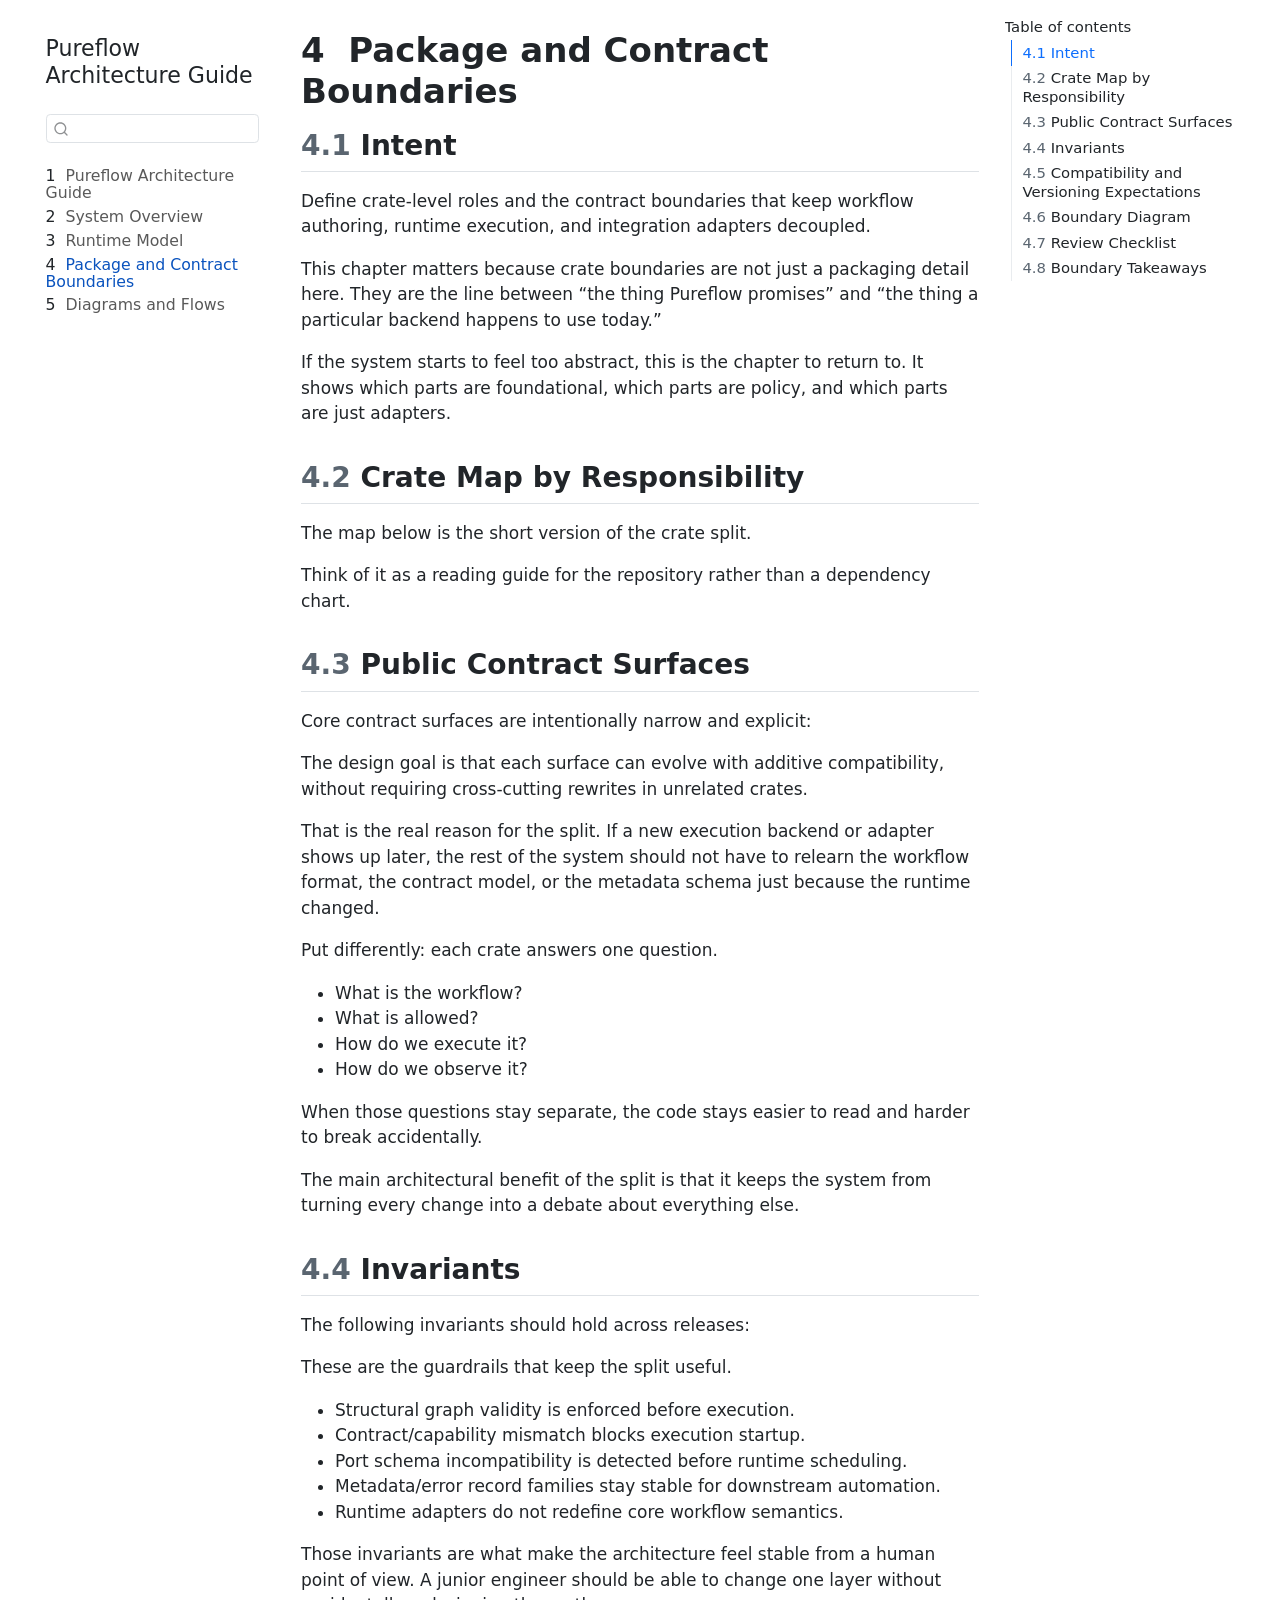
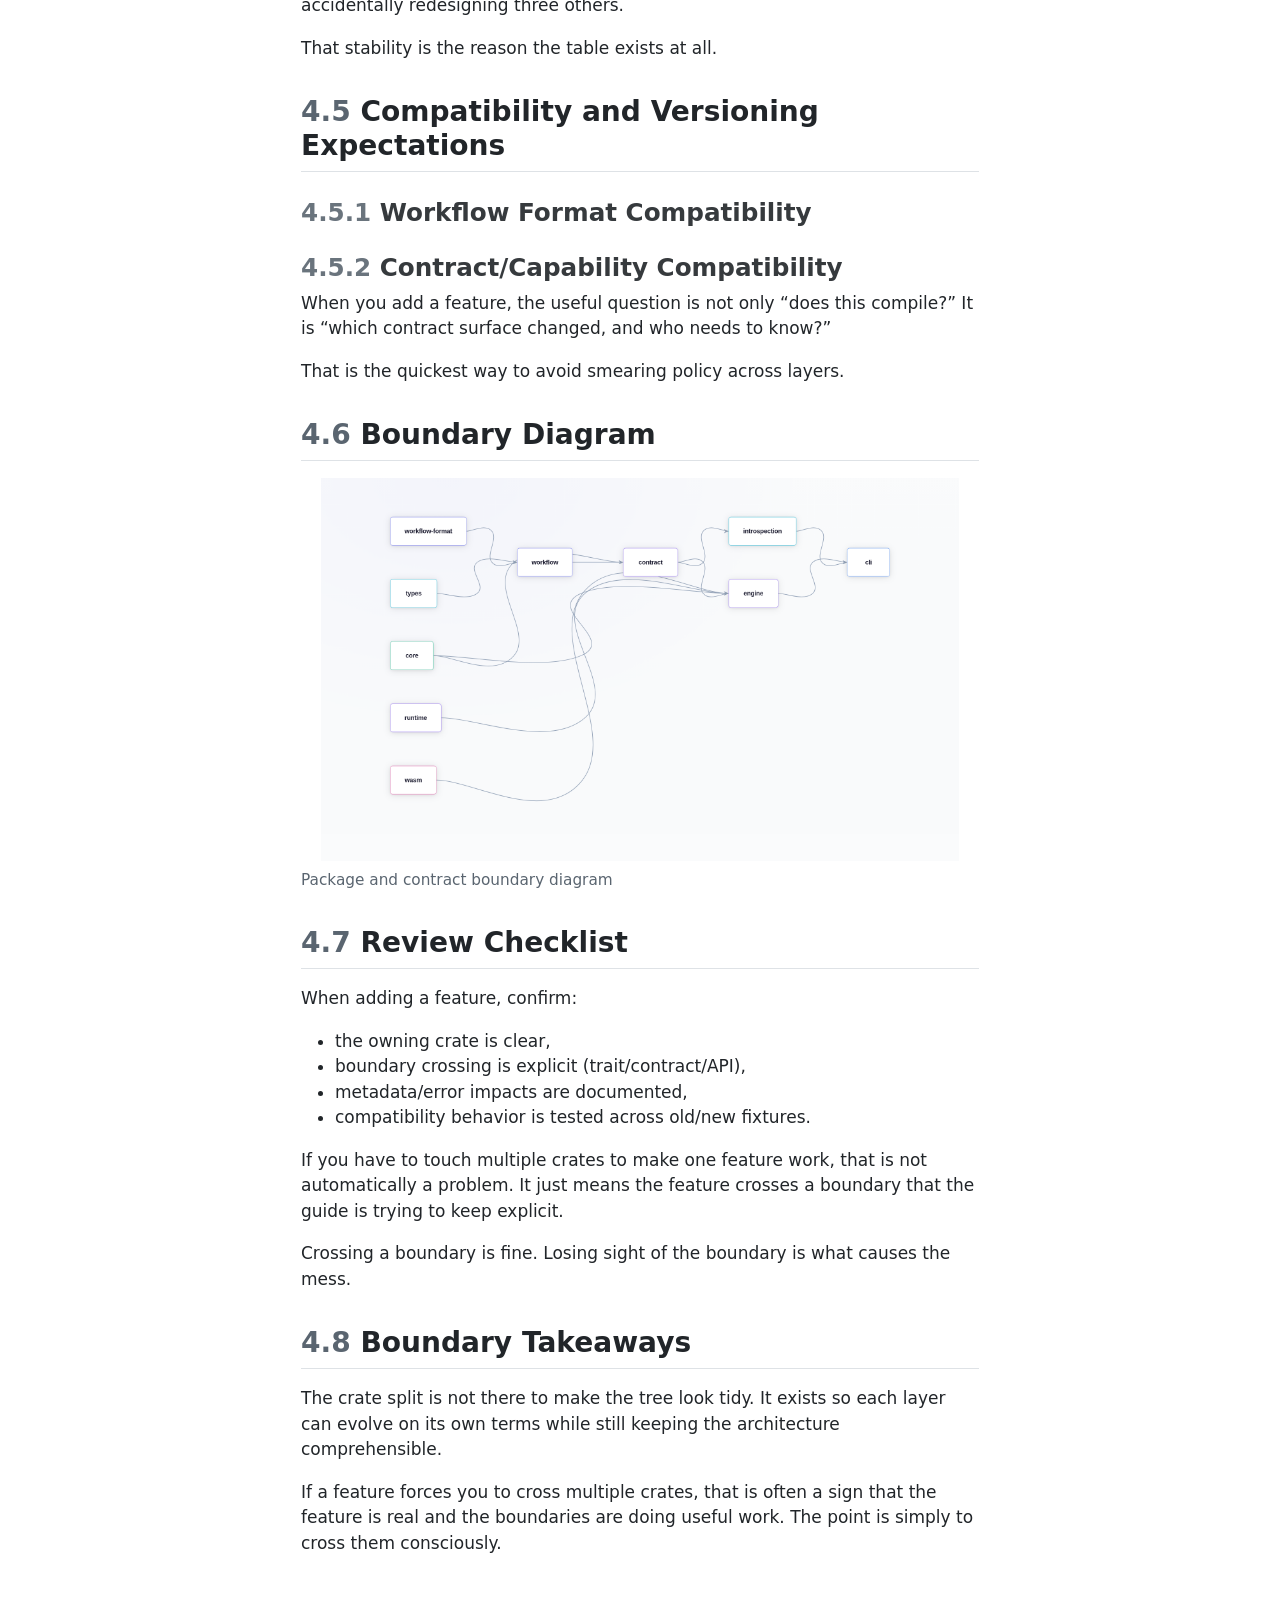
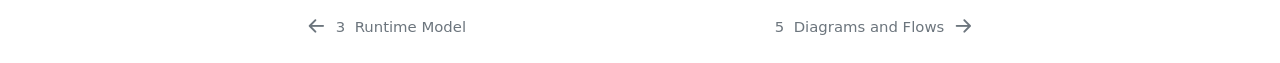
<file: docs/architecture-guide/_output/package-contracts.html>
<!DOCTYPE html>
<html xmlns="http://www.w3.org/1999/xhtml" lang="en" xml:lang="en"><head>

<meta charset="utf-8">
<meta name="generator" content="quarto-1.8.26">

<meta name="viewport" content="width=device-width, initial-scale=1.0, user-scalable=yes">


<title>4&nbsp; Package and Contract Boundaries – Pureflow Architecture Guide</title>
<style>
code{white-space: pre-wrap;}
span.smallcaps{font-variant: small-caps;}
div.columns{display: flex; gap: min(4vw, 1.5em);}
div.column{flex: auto; overflow-x: auto;}
div.hanging-indent{margin-left: 1.5em; text-indent: -1.5em;}
ul.task-list{list-style: none;}
ul.task-list li input[type="checkbox"] {
  width: 0.8em;
  margin: 0 0.8em 0.2em -1em; /* quarto-specific, see https://github.com/quarto-dev/quarto-cli/issues/4556 */
  vertical-align: middle;
}
</style>


<script src="site_libs/quarto-nav/quarto-nav.js"></script>
<script src="site_libs/quarto-nav/headroom.min.js"></script>
<script src="site_libs/clipboard/clipboard.min.js"></script>
<script src="site_libs/quarto-search/autocomplete.umd.js"></script>
<script src="site_libs/quarto-search/fuse.min.js"></script>
<script src="site_libs/quarto-search/quarto-search.js"></script>
<meta name="quarto:offset" content="./">
<link href="./diagrams-and-flows.html" rel="next">
<link href="./runtime-model.html" rel="prev">
<script src="site_libs/quarto-html/quarto.js" type="module"></script>
<script src="site_libs/quarto-html/tabsets/tabsets.js" type="module"></script>
<script src="site_libs/quarto-html/axe/axe-check.js" type="module"></script>
<script src="site_libs/quarto-html/popper.min.js"></script>
<script src="site_libs/quarto-html/tippy.umd.min.js"></script>
<script src="site_libs/quarto-html/anchor.min.js"></script>
<link href="site_libs/quarto-html/tippy.css" rel="stylesheet">
<link href="site_libs/quarto-html/quarto-syntax-highlighting-587c61ba64f3a5504c4d52d930310e48.css" rel="stylesheet" id="quarto-text-highlighting-styles">
<script src="site_libs/bootstrap/bootstrap.min.js"></script>
<link href="site_libs/bootstrap/bootstrap-icons.css" rel="stylesheet">
<link href="site_libs/bootstrap/bootstrap-d84f1af9771f194bf8b6c9c599b7c873.min.css" rel="stylesheet" append-hash="true" id="quarto-bootstrap" data-mode="light">
<script id="quarto-search-options" type="application/json">{
  "location": "sidebar",
  "copy-button": false,
  "collapse-after": 3,
  "panel-placement": "start",
  "type": "textbox",
  "limit": 50,
  "keyboard-shortcut": [
    "f",
    "/",
    "s"
  ],
  "show-item-context": false,
  "language": {
    "search-no-results-text": "No results",
    "search-matching-documents-text": "matching documents",
    "search-copy-link-title": "Copy link to search",
    "search-hide-matches-text": "Hide additional matches",
    "search-more-match-text": "more match in this document",
    "search-more-matches-text": "more matches in this document",
    "search-clear-button-title": "Clear",
    "search-text-placeholder": "",
    "search-detached-cancel-button-title": "Cancel",
    "search-submit-button-title": "Submit",
    "search-label": "Search"
  }
}</script>


</head>

<body class="nav-sidebar floating quarto-light">

<div id="quarto-search-results"></div>
  <header id="quarto-header" class="headroom fixed-top">
  <nav class="quarto-secondary-nav">
    <div class="container-fluid d-flex">
      <button type="button" class="quarto-btn-toggle btn" data-bs-toggle="collapse" role="button" data-bs-target=".quarto-sidebar-collapse-item" aria-controls="quarto-sidebar" aria-expanded="false" aria-label="Toggle sidebar navigation" onclick="if (window.quartoToggleHeadroom) { window.quartoToggleHeadroom(); }">
        <i class="bi bi-layout-text-sidebar-reverse"></i>
      </button>
        <nav class="quarto-page-breadcrumbs" aria-label="breadcrumb"><ol class="breadcrumb"><li class="breadcrumb-item"><a href="./package-contracts.html"><span class="chapter-number">4</span>&nbsp; <span class="chapter-title">Package and Contract Boundaries</span></a></li></ol></nav>
        <a class="flex-grow-1" role="navigation" data-bs-toggle="collapse" data-bs-target=".quarto-sidebar-collapse-item" aria-controls="quarto-sidebar" aria-expanded="false" aria-label="Toggle sidebar navigation" onclick="if (window.quartoToggleHeadroom) { window.quartoToggleHeadroom(); }">
        </a>
      <button type="button" class="btn quarto-search-button" aria-label="Search" onclick="window.quartoOpenSearch();">
        <i class="bi bi-search"></i>
      </button>
    </div>
  </nav>
</header>
<!-- content -->
<div id="quarto-content" class="quarto-container page-columns page-rows-contents page-layout-article">
<!-- sidebar -->
  <nav id="quarto-sidebar" class="sidebar collapse collapse-horizontal quarto-sidebar-collapse-item sidebar-navigation floating overflow-auto">
    <div class="pt-lg-2 mt-2 text-left sidebar-header">
    <div class="sidebar-title mb-0 py-0">
      <a href="./">Pureflow Architecture Guide</a>
    </div>
      </div>
        <div class="mt-2 flex-shrink-0 align-items-center">
        <div class="sidebar-search">
        <div id="quarto-search" class="" title="Search"></div>
        </div>
        </div>
    <div class="sidebar-menu-container">
    <ul class="list-unstyled mt-1">
        <li class="sidebar-item">
  <div class="sidebar-item-container">
  <a href="./index.html" class="sidebar-item-text sidebar-link">
 <span class="menu-text"><span class="chapter-number">1</span>&nbsp; <span class="chapter-title">Pureflow Architecture Guide</span></span></a>
  </div>
</li>
        <li class="sidebar-item">
  <div class="sidebar-item-container">
  <a href="./system-overview.html" class="sidebar-item-text sidebar-link">
 <span class="menu-text"><span class="chapter-number">2</span>&nbsp; <span class="chapter-title">System Overview</span></span></a>
  </div>
</li>
        <li class="sidebar-item">
  <div class="sidebar-item-container">
  <a href="./runtime-model.html" class="sidebar-item-text sidebar-link">
 <span class="menu-text"><span class="chapter-number">3</span>&nbsp; <span class="chapter-title">Runtime Model</span></span></a>
  </div>
</li>
        <li class="sidebar-item">
  <div class="sidebar-item-container">
  <a href="./package-contracts.html" class="sidebar-item-text sidebar-link active">
 <span class="menu-text"><span class="chapter-number">4</span>&nbsp; <span class="chapter-title">Package and Contract Boundaries</span></span></a>
  </div>
</li>
        <li class="sidebar-item">
  <div class="sidebar-item-container">
  <a href="./diagrams-and-flows.html" class="sidebar-item-text sidebar-link">
 <span class="menu-text"><span class="chapter-number">5</span>&nbsp; <span class="chapter-title">Diagrams and Flows</span></span></a>
  </div>
</li>
    </ul>
    </div>
</nav>
<div id="quarto-sidebar-glass" class="quarto-sidebar-collapse-item" data-bs-toggle="collapse" data-bs-target=".quarto-sidebar-collapse-item"></div>
<!-- margin-sidebar -->
    <div id="quarto-margin-sidebar" class="sidebar margin-sidebar">
        <nav id="TOC" role="doc-toc" class="toc-active">
    <h2 id="toc-title">Table of contents</h2>

  <ul>
  <li><a href="#intent" id="toc-intent" class="nav-link active" data-scroll-target="#intent"><span class="header-section-number">4.1</span> Intent</a></li>
  <li><a href="#crate-map-by-responsibility" id="toc-crate-map-by-responsibility" class="nav-link" data-scroll-target="#crate-map-by-responsibility"><span class="header-section-number">4.2</span> Crate Map by Responsibility</a></li>
  <li><a href="#public-contract-surfaces" id="toc-public-contract-surfaces" class="nav-link" data-scroll-target="#public-contract-surfaces"><span class="header-section-number">4.3</span> Public Contract Surfaces</a></li>
  <li><a href="#invariants" id="toc-invariants" class="nav-link" data-scroll-target="#invariants"><span class="header-section-number">4.4</span> Invariants</a></li>
  <li><a href="#compatibility-and-versioning-expectations" id="toc-compatibility-and-versioning-expectations" class="nav-link" data-scroll-target="#compatibility-and-versioning-expectations"><span class="header-section-number">4.5</span> Compatibility and Versioning Expectations</a>
  <ul class="collapse">
  <li><a href="#workflow-format-compatibility" id="toc-workflow-format-compatibility" class="nav-link" data-scroll-target="#workflow-format-compatibility"><span class="header-section-number">4.5.1</span> Workflow Format Compatibility</a></li>
  <li><a href="#contractcapability-compatibility" id="toc-contractcapability-compatibility" class="nav-link" data-scroll-target="#contractcapability-compatibility"><span class="header-section-number">4.5.2</span> Contract/Capability Compatibility</a></li>
  </ul></li>
  <li><a href="#boundary-diagram" id="toc-boundary-diagram" class="nav-link" data-scroll-target="#boundary-diagram"><span class="header-section-number">4.6</span> Boundary Diagram</a></li>
  <li><a href="#review-checklist" id="toc-review-checklist" class="nav-link" data-scroll-target="#review-checklist"><span class="header-section-number">4.7</span> Review Checklist</a></li>
  <li><a href="#boundary-takeaways" id="toc-boundary-takeaways" class="nav-link" data-scroll-target="#boundary-takeaways"><span class="header-section-number">4.8</span> Boundary Takeaways</a></li>
  </ul>
</nav>
    </div>
<!-- main -->
<main class="content" id="quarto-document-content">

<header id="title-block-header" class="quarto-title-block default">
<div class="quarto-title">
<h1 class="title"><span class="chapter-number">4</span>&nbsp; <span class="chapter-title">Package and Contract Boundaries</span></h1>
</div>



<div class="quarto-title-meta">




  </div>



</header>


<section id="intent" class="level2" data-number="4.1">
<h2 data-number="4.1" class="anchored" data-anchor-id="intent"><span class="header-section-number">4.1</span> Intent</h2>
<p>Define crate-level roles and the contract boundaries that keep workflow authoring, runtime execution, and integration adapters decoupled.</p>
<p>This chapter matters because crate boundaries are not just a packaging detail here. They are the line between “the thing Pureflow promises” and “the thing a particular backend happens to use today.”</p>
<p>If the system starts to feel too abstract, this is the chapter to return to. It shows which parts are foundational, which parts are policy, and which parts are just adapters.</p>
</section>
<section id="crate-map-by-responsibility" class="level2" data-number="4.2">
<h2 data-number="4.2" class="anchored" data-anchor-id="crate-map-by-responsibility"><span class="header-section-number">4.2</span> Crate Map by Responsibility</h2>
<p>The map below is the short version of the crate split.</p>
<p>Think of it as a reading guide for the repository rather than a dependency chart.</p>
</section>
<section id="public-contract-surfaces" class="level2" data-number="4.3">
<h2 data-number="4.3" class="anchored" data-anchor-id="public-contract-surfaces"><span class="header-section-number">4.3</span> Public Contract Surfaces</h2>
<p>Core contract surfaces are intentionally narrow and explicit:</p>
<p>The design goal is that each surface can evolve with additive compatibility, without requiring cross-cutting rewrites in unrelated crates.</p>
<p>That is the real reason for the split. If a new execution backend or adapter shows up later, the rest of the system should not have to relearn the workflow format, the contract model, or the metadata schema just because the runtime changed.</p>
<p>Put differently: each crate answers one question.</p>
<ul>
<li>What is the workflow?</li>
<li>What is allowed?</li>
<li>How do we execute it?</li>
<li>How do we observe it?</li>
</ul>
<p>When those questions stay separate, the code stays easier to read and harder to break accidentally.</p>
<p>The main architectural benefit of the split is that it keeps the system from turning every change into a debate about everything else.</p>
</section>
<section id="invariants" class="level2" data-number="4.4">
<h2 data-number="4.4" class="anchored" data-anchor-id="invariants"><span class="header-section-number">4.4</span> Invariants</h2>
<p>The following invariants should hold across releases:</p>
<p>These are the guardrails that keep the split useful.</p>
<ul>
<li>Structural graph validity is enforced before execution.</li>
<li>Contract/capability mismatch blocks execution startup.</li>
<li>Port schema incompatibility is detected before runtime scheduling.</li>
<li>Metadata/error record families stay stable for downstream automation.</li>
<li>Runtime adapters do not redefine core workflow semantics.</li>
</ul>
<p>Those invariants are what make the architecture feel stable from a human point of view. A junior engineer should be able to change one layer without accidentally redesigning three others.</p>
<p>That stability is the reason the table exists at all.</p>
</section>
<section id="compatibility-and-versioning-expectations" class="level2" data-number="4.5">
<h2 data-number="4.5" class="anchored" data-anchor-id="compatibility-and-versioning-expectations"><span class="header-section-number">4.5</span> Compatibility and Versioning Expectations</h2>
<section id="workflow-format-compatibility" class="level3" data-number="4.5.1">
<h3 data-number="4.5.1" class="anchored" data-anchor-id="workflow-format-compatibility"><span class="header-section-number">4.5.1</span> Workflow Format Compatibility</h3>

</section>
<section id="contractcapability-compatibility" class="level3" data-number="4.5.2">
<h3 data-number="4.5.2" class="anchored" data-anchor-id="contractcapability-compatibility"><span class="header-section-number">4.5.2</span> Contract/Capability Compatibility</h3>
<p>When you add a feature, the useful question is not only “does this compile?” It is “which contract surface changed, and who needs to know?”</p>
<p>That is the quickest way to avoid smearing policy across layers.</p>
</section>
</section>
<section id="boundary-diagram" class="level2" data-number="4.6">
<h2 data-number="4.6" class="anchored" data-anchor-id="boundary-diagram"><span class="header-section-number">4.6</span> Boundary Diagram</h2>
<div class="quarto-figure quarto-figure-center">
<figure class="figure">
<p><img src="figures/generated-png/package-contracts-boundary.png" class="img-fluid figure-img" style="width:94.0%"></p>
<figcaption>Package and contract boundary diagram</figcaption>
</figure>
</div>
</section>
<section id="review-checklist" class="level2" data-number="4.7">
<h2 data-number="4.7" class="anchored" data-anchor-id="review-checklist"><span class="header-section-number">4.7</span> Review Checklist</h2>
<p>When adding a feature, confirm:</p>
<ul>
<li>the owning crate is clear,</li>
<li>boundary crossing is explicit (trait/contract/API),</li>
<li>metadata/error impacts are documented,</li>
<li>compatibility behavior is tested across old/new fixtures.</li>
</ul>
<p>If you have to touch multiple crates to make one feature work, that is not automatically a problem. It just means the feature crosses a boundary that the guide is trying to keep explicit.</p>
<p>Crossing a boundary is fine. Losing sight of the boundary is what causes the mess.</p>
</section>
<section id="boundary-takeaways" class="level2" data-number="4.8">
<h2 data-number="4.8" class="anchored" data-anchor-id="boundary-takeaways"><span class="header-section-number">4.8</span> Boundary Takeaways</h2>
<p>The crate split is not there to make the tree look tidy. It exists so each layer can evolve on its own terms while still keeping the architecture comprehensible.</p>
<p>If a feature forces you to cross multiple crates, that is often a sign that the feature is real and the boundaries are doing useful work. The point is simply to cross them consciously.</p>


</section>

</main> <!-- /main -->
<script id="quarto-html-after-body" type="application/javascript">
  window.document.addEventListener("DOMContentLoaded", function (event) {
    const icon = "";
    const anchorJS = new window.AnchorJS();
    anchorJS.options = {
      placement: 'right',
      icon: icon
    };
    anchorJS.add('.anchored');
    const isCodeAnnotation = (el) => {
      for (const clz of el.classList) {
        if (clz.startsWith('code-annotation-')) {
          return true;
        }
      }
      return false;
    }
    const onCopySuccess = function(e) {
      // button target
      const button = e.trigger;
      // don't keep focus
      button.blur();
      // flash "checked"
      button.classList.add('code-copy-button-checked');
      var currentTitle = button.getAttribute("title");
      button.setAttribute("title", "Copied!");
      let tooltip;
      if (window.bootstrap) {
        button.setAttribute("data-bs-toggle", "tooltip");
        button.setAttribute("data-bs-placement", "left");
        button.setAttribute("data-bs-title", "Copied!");
        tooltip = new bootstrap.Tooltip(button,
          { trigger: "manual",
            customClass: "code-copy-button-tooltip",
            offset: [0, -8]});
        tooltip.show();
      }
      setTimeout(function() {
        if (tooltip) {
          tooltip.hide();
          button.removeAttribute("data-bs-title");
          button.removeAttribute("data-bs-toggle");
          button.removeAttribute("data-bs-placement");
        }
        button.setAttribute("title", currentTitle);
        button.classList.remove('code-copy-button-checked');
      }, 1000);
      // clear code selection
      e.clearSelection();
    }
    const getTextToCopy = function(trigger) {
      const outerScaffold = trigger.parentElement.cloneNode(true);
      const codeEl = outerScaffold.querySelector('code');
      for (const childEl of codeEl.children) {
        if (isCodeAnnotation(childEl)) {
          childEl.remove();
        }
      }
      return codeEl.innerText;
    }
    const clipboard = new window.ClipboardJS('.code-copy-button:not([data-in-quarto-modal])', {
      text: getTextToCopy
    });
    clipboard.on('success', onCopySuccess);
    if (window.document.getElementById('quarto-embedded-source-code-modal')) {
      const clipboardModal = new window.ClipboardJS('.code-copy-button[data-in-quarto-modal]', {
        text: getTextToCopy,
        container: window.document.getElementById('quarto-embedded-source-code-modal')
      });
      clipboardModal.on('success', onCopySuccess);
    }
      var localhostRegex = new RegExp(/^(?:http|https):\/\/localhost\:?[0-9]*\//);
      var mailtoRegex = new RegExp(/^mailto:/);
        var filterRegex = new RegExp('/' + window.location.host + '/');
      var isInternal = (href) => {
          return filterRegex.test(href) || localhostRegex.test(href) || mailtoRegex.test(href);
      }
      // Inspect non-navigation links and adorn them if external
     var links = window.document.querySelectorAll('a[href]:not(.nav-link):not(.navbar-brand):not(.toc-action):not(.sidebar-link):not(.sidebar-item-toggle):not(.pagination-link):not(.no-external):not([aria-hidden]):not(.dropdown-item):not(.quarto-navigation-tool):not(.about-link)');
      for (var i=0; i<links.length; i++) {
        const link = links[i];
        if (!isInternal(link.href)) {
          // undo the damage that might have been done by quarto-nav.js in the case of
          // links that we want to consider external
          if (link.dataset.originalHref !== undefined) {
            link.href = link.dataset.originalHref;
          }
        }
      }
    function tippyHover(el, contentFn, onTriggerFn, onUntriggerFn) {
      const config = {
        allowHTML: true,
        maxWidth: 500,
        delay: 100,
        arrow: false,
        appendTo: function(el) {
            return el.parentElement;
        },
        interactive: true,
        interactiveBorder: 10,
        theme: 'quarto',
        placement: 'bottom-start',
      };
      if (contentFn) {
        config.content = contentFn;
      }
      if (onTriggerFn) {
        config.onTrigger = onTriggerFn;
      }
      if (onUntriggerFn) {
        config.onUntrigger = onUntriggerFn;
      }
      window.tippy(el, config);
    }
    const noterefs = window.document.querySelectorAll('a[role="doc-noteref"]');
    for (var i=0; i<noterefs.length; i++) {
      const ref = noterefs[i];
      tippyHover(ref, function() {
        // use id or data attribute instead here
        let href = ref.getAttribute('data-footnote-href') || ref.getAttribute('href');
        try { href = new URL(href).hash; } catch {}
        const id = href.replace(/^#\/?/, "");
        const note = window.document.getElementById(id);
        if (note) {
          return note.innerHTML;
        } else {
          return "";
        }
      });
    }
    const xrefs = window.document.querySelectorAll('a.quarto-xref');
    const processXRef = (id, note) => {
      // Strip column container classes
      const stripColumnClz = (el) => {
        el.classList.remove("page-full", "page-columns");
        if (el.children) {
          for (const child of el.children) {
            stripColumnClz(child);
          }
        }
      }
      stripColumnClz(note)
      if (id === null || id.startsWith('sec-')) {
        // Special case sections, only their first couple elements
        const container = document.createElement("div");
        if (note.children && note.children.length > 2) {
          container.appendChild(note.children[0].cloneNode(true));
          for (let i = 1; i < note.children.length; i++) {
            const child = note.children[i];
            if (child.tagName === "P" && child.innerText === "") {
              continue;
            } else {
              container.appendChild(child.cloneNode(true));
              break;
            }
          }
          if (window.Quarto?.typesetMath) {
            window.Quarto.typesetMath(container);
          }
          return container.innerHTML
        } else {
          if (window.Quarto?.typesetMath) {
            window.Quarto.typesetMath(note);
          }
          return note.innerHTML;
        }
      } else {
        // Remove any anchor links if they are present
        const anchorLink = note.querySelector('a.anchorjs-link');
        if (anchorLink) {
          anchorLink.remove();
        }
        if (window.Quarto?.typesetMath) {
          window.Quarto.typesetMath(note);
        }
        if (note.classList.contains("callout")) {
          return note.outerHTML;
        } else {
          return note.innerHTML;
        }
      }
    }
    for (var i=0; i<xrefs.length; i++) {
      const xref = xrefs[i];
      tippyHover(xref, undefined, function(instance) {
        instance.disable();
        let url = xref.getAttribute('href');
        let hash = undefined;
        if (url.startsWith('#')) {
          hash = url;
        } else {
          try { hash = new URL(url).hash; } catch {}
        }
        if (hash) {
          const id = hash.replace(/^#\/?/, "");
          const note = window.document.getElementById(id);
          if (note !== null) {
            try {
              const html = processXRef(id, note.cloneNode(true));
              instance.setContent(html);
            } finally {
              instance.enable();
              instance.show();
            }
          } else {
            // See if we can fetch this
            fetch(url.split('#')[0])
            .then(res => res.text())
            .then(html => {
              const parser = new DOMParser();
              const htmlDoc = parser.parseFromString(html, "text/html");
              const note = htmlDoc.getElementById(id);
              if (note !== null) {
                const html = processXRef(id, note);
                instance.setContent(html);
              }
            }).finally(() => {
              instance.enable();
              instance.show();
            });
          }
        } else {
          // See if we can fetch a full url (with no hash to target)
          // This is a special case and we should probably do some content thinning / targeting
          fetch(url)
          .then(res => res.text())
          .then(html => {
            const parser = new DOMParser();
            const htmlDoc = parser.parseFromString(html, "text/html");
            const note = htmlDoc.querySelector('main.content');
            if (note !== null) {
              // This should only happen for chapter cross references
              // (since there is no id in the URL)
              // remove the first header
              if (note.children.length > 0 && note.children[0].tagName === "HEADER") {
                note.children[0].remove();
              }
              const html = processXRef(null, note);
              instance.setContent(html);
            }
          }).finally(() => {
            instance.enable();
            instance.show();
          });
        }
      }, function(instance) {
      });
    }
        let selectedAnnoteEl;
        const selectorForAnnotation = ( cell, annotation) => {
          let cellAttr = 'data-code-cell="' + cell + '"';
          let lineAttr = 'data-code-annotation="' +  annotation + '"';
          const selector = 'span[' + cellAttr + '][' + lineAttr + ']';
          return selector;
        }
        const selectCodeLines = (annoteEl) => {
          const doc = window.document;
          const targetCell = annoteEl.getAttribute("data-target-cell");
          const targetAnnotation = annoteEl.getAttribute("data-target-annotation");
          const annoteSpan = window.document.querySelector(selectorForAnnotation(targetCell, targetAnnotation));
          const lines = annoteSpan.getAttribute("data-code-lines").split(",");
          const lineIds = lines.map((line) => {
            return targetCell + "-" + line;
          })
          let top = null;
          let height = null;
          let parent = null;
          if (lineIds.length > 0) {
              //compute the position of the single el (top and bottom and make a div)
              const el = window.document.getElementById(lineIds[0]);
              top = el.offsetTop;
              height = el.offsetHeight;
              parent = el.parentElement.parentElement;
            if (lineIds.length > 1) {
              const lastEl = window.document.getElementById(lineIds[lineIds.length - 1]);
              const bottom = lastEl.offsetTop + lastEl.offsetHeight;
              height = bottom - top;
            }
            if (top !== null && height !== null && parent !== null) {
              // cook up a div (if necessary) and position it
              let div = window.document.getElementById("code-annotation-line-highlight");
              if (div === null) {
                div = window.document.createElement("div");
                div.setAttribute("id", "code-annotation-line-highlight");
                div.style.position = 'absolute';
                parent.appendChild(div);
              }
              div.style.top = top - 2 + "px";
              div.style.height = height + 4 + "px";
              div.style.left = 0;
              let gutterDiv = window.document.getElementById("code-annotation-line-highlight-gutter");
              if (gutterDiv === null) {
                gutterDiv = window.document.createElement("div");
                gutterDiv.setAttribute("id", "code-annotation-line-highlight-gutter");
                gutterDiv.style.position = 'absolute';
                const codeCell = window.document.getElementById(targetCell);
                const gutter = codeCell.querySelector('.code-annotation-gutter');
                gutter.appendChild(gutterDiv);
              }
              gutterDiv.style.top = top - 2 + "px";
              gutterDiv.style.height = height + 4 + "px";
            }
            selectedAnnoteEl = annoteEl;
          }
        };
        const unselectCodeLines = () => {
          const elementsIds = ["code-annotation-line-highlight", "code-annotation-line-highlight-gutter"];
          elementsIds.forEach((elId) => {
            const div = window.document.getElementById(elId);
            if (div) {
              div.remove();
            }
          });
          selectedAnnoteEl = undefined;
        };
          // Handle positioning of the toggle
      window.addEventListener(
        "resize",
        throttle(() => {
          elRect = undefined;
          if (selectedAnnoteEl) {
            selectCodeLines(selectedAnnoteEl);
          }
        }, 10)
      );
      function throttle(fn, ms) {
      let throttle = false;
      let timer;
        return (...args) => {
          if(!throttle) { // first call gets through
              fn.apply(this, args);
              throttle = true;
          } else { // all the others get throttled
              if(timer) clearTimeout(timer); // cancel #2
              timer = setTimeout(() => {
                fn.apply(this, args);
                timer = throttle = false;
              }, ms);
          }
        };
      }
        // Attach click handler to the DT
        const annoteDls = window.document.querySelectorAll('dt[data-target-cell]');
        for (const annoteDlNode of annoteDls) {
          annoteDlNode.addEventListener('click', (event) => {
            const clickedEl = event.target;
            if (clickedEl !== selectedAnnoteEl) {
              unselectCodeLines();
              const activeEl = window.document.querySelector('dt[data-target-cell].code-annotation-active');
              if (activeEl) {
                activeEl.classList.remove('code-annotation-active');
              }
              selectCodeLines(clickedEl);
              clickedEl.classList.add('code-annotation-active');
            } else {
              // Unselect the line
              unselectCodeLines();
              clickedEl.classList.remove('code-annotation-active');
            }
          });
        }
    const findCites = (el) => {
      const parentEl = el.parentElement;
      if (parentEl) {
        const cites = parentEl.dataset.cites;
        if (cites) {
          return {
            el,
            cites: cites.split(' ')
          };
        } else {
          return findCites(el.parentElement)
        }
      } else {
        return undefined;
      }
    };
    var bibliorefs = window.document.querySelectorAll('a[role="doc-biblioref"]');
    for (var i=0; i<bibliorefs.length; i++) {
      const ref = bibliorefs[i];
      const citeInfo = findCites(ref);
      if (citeInfo) {
        tippyHover(citeInfo.el, function() {
          var popup = window.document.createElement('div');
          citeInfo.cites.forEach(function(cite) {
            var citeDiv = window.document.createElement('div');
            citeDiv.classList.add('hanging-indent');
            citeDiv.classList.add('csl-entry');
            var biblioDiv = window.document.getElementById('ref-' + cite);
            if (biblioDiv) {
              citeDiv.innerHTML = biblioDiv.innerHTML;
            }
            popup.appendChild(citeDiv);
          });
          return popup.innerHTML;
        });
      }
    }
  });
  </script>
<nav class="page-navigation">
  <div class="nav-page nav-page-previous">
      <a href="./runtime-model.html" class="pagination-link" aria-label="Runtime Model">
        <i class="bi bi-arrow-left-short"></i> <span class="nav-page-text"><span class="chapter-number">3</span>&nbsp; <span class="chapter-title">Runtime Model</span></span>
      </a>
  </div>
  <div class="nav-page nav-page-next">
      <a href="./diagrams-and-flows.html" class="pagination-link" aria-label="Diagrams and Flows">
        <span class="nav-page-text"><span class="chapter-number">5</span>&nbsp; <span class="chapter-title">Diagrams and Flows</span></span> <i class="bi bi-arrow-right-short"></i>
      </a>
  </div>
</nav>
</div> <!-- /content -->




</body></html>
</file>
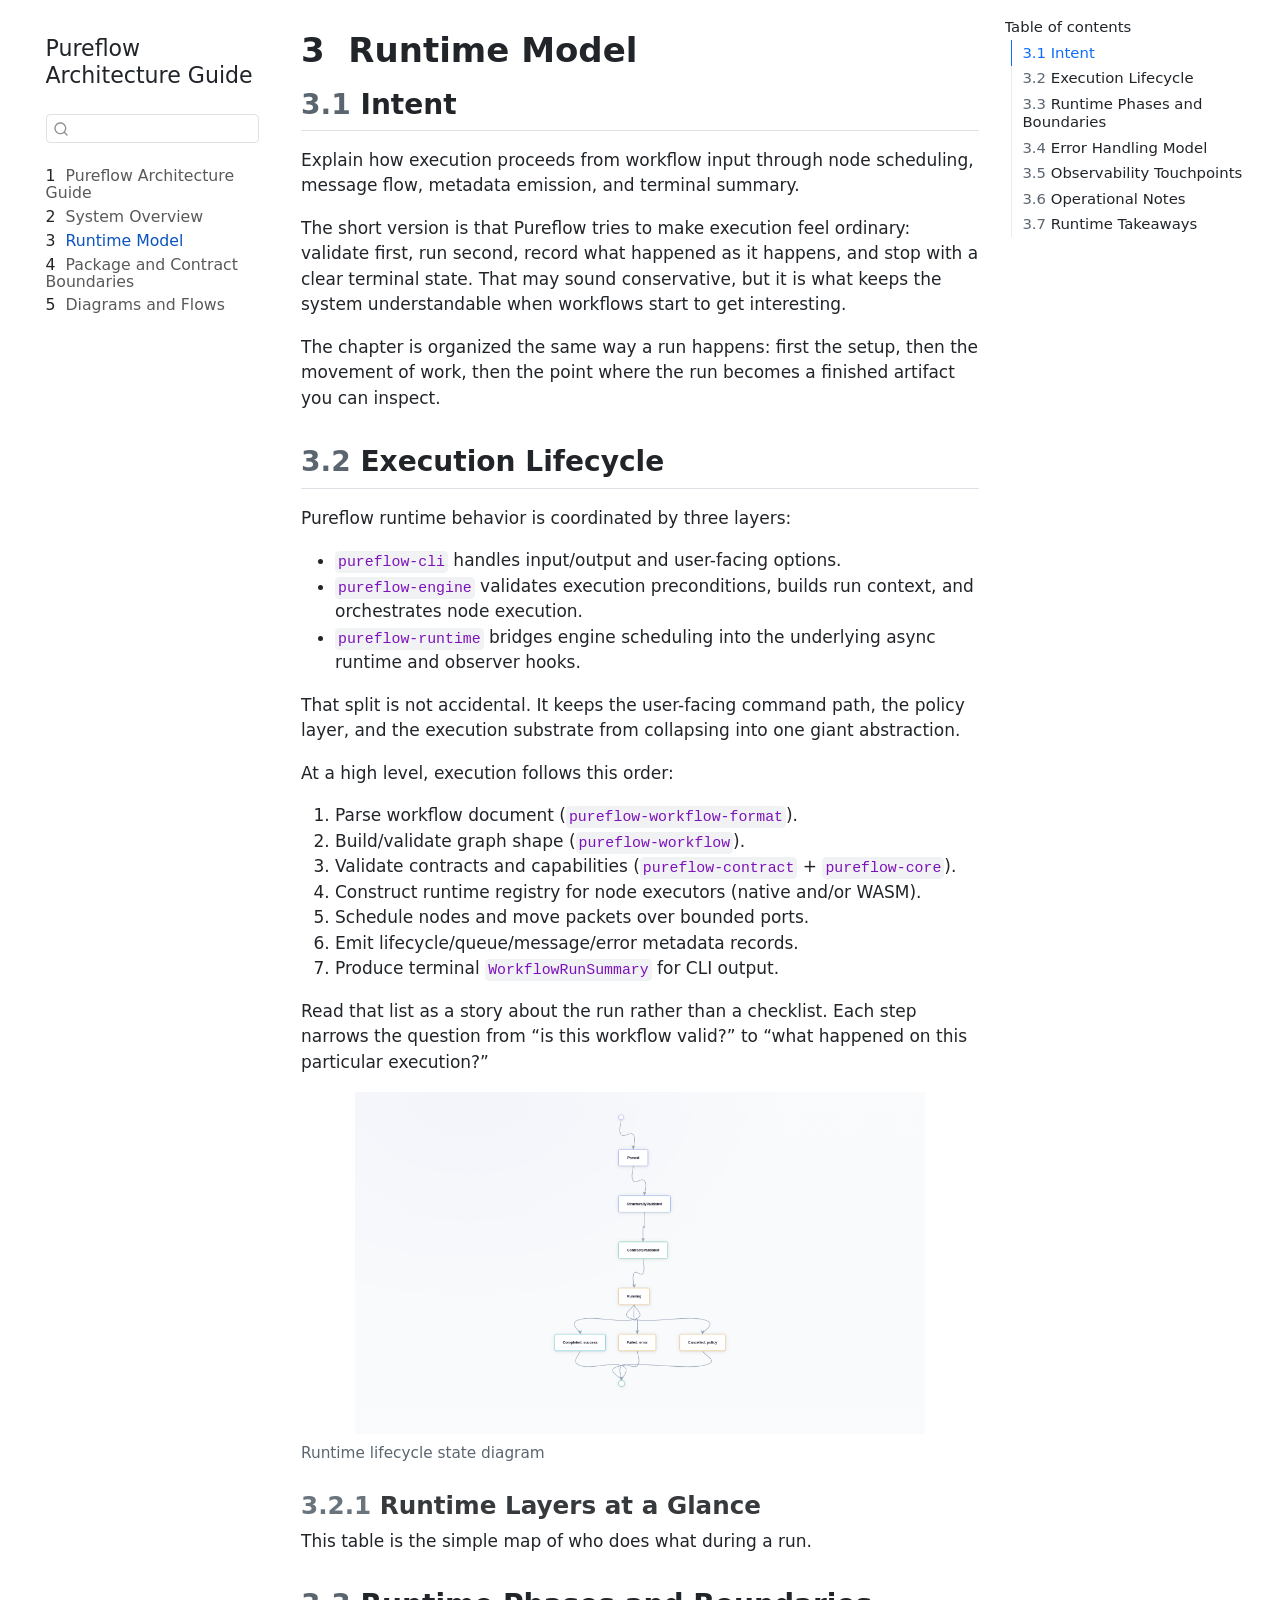
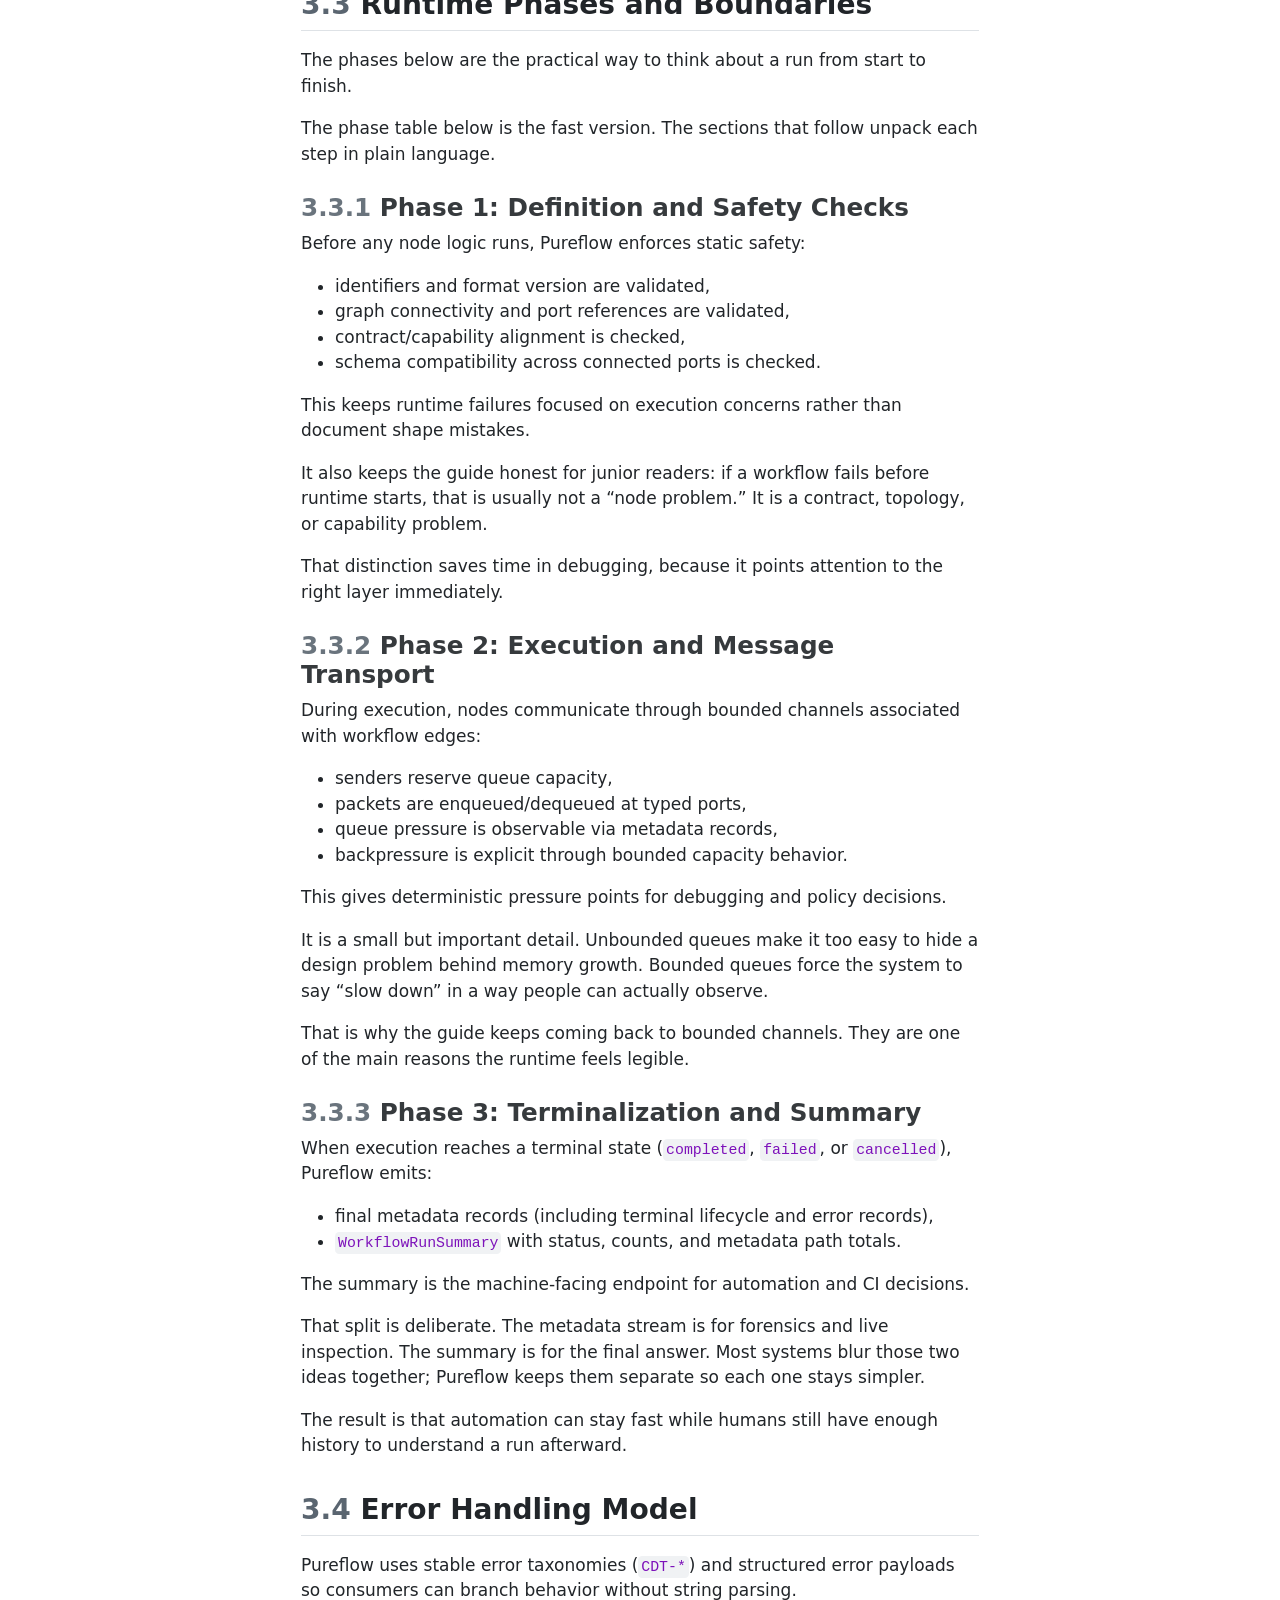
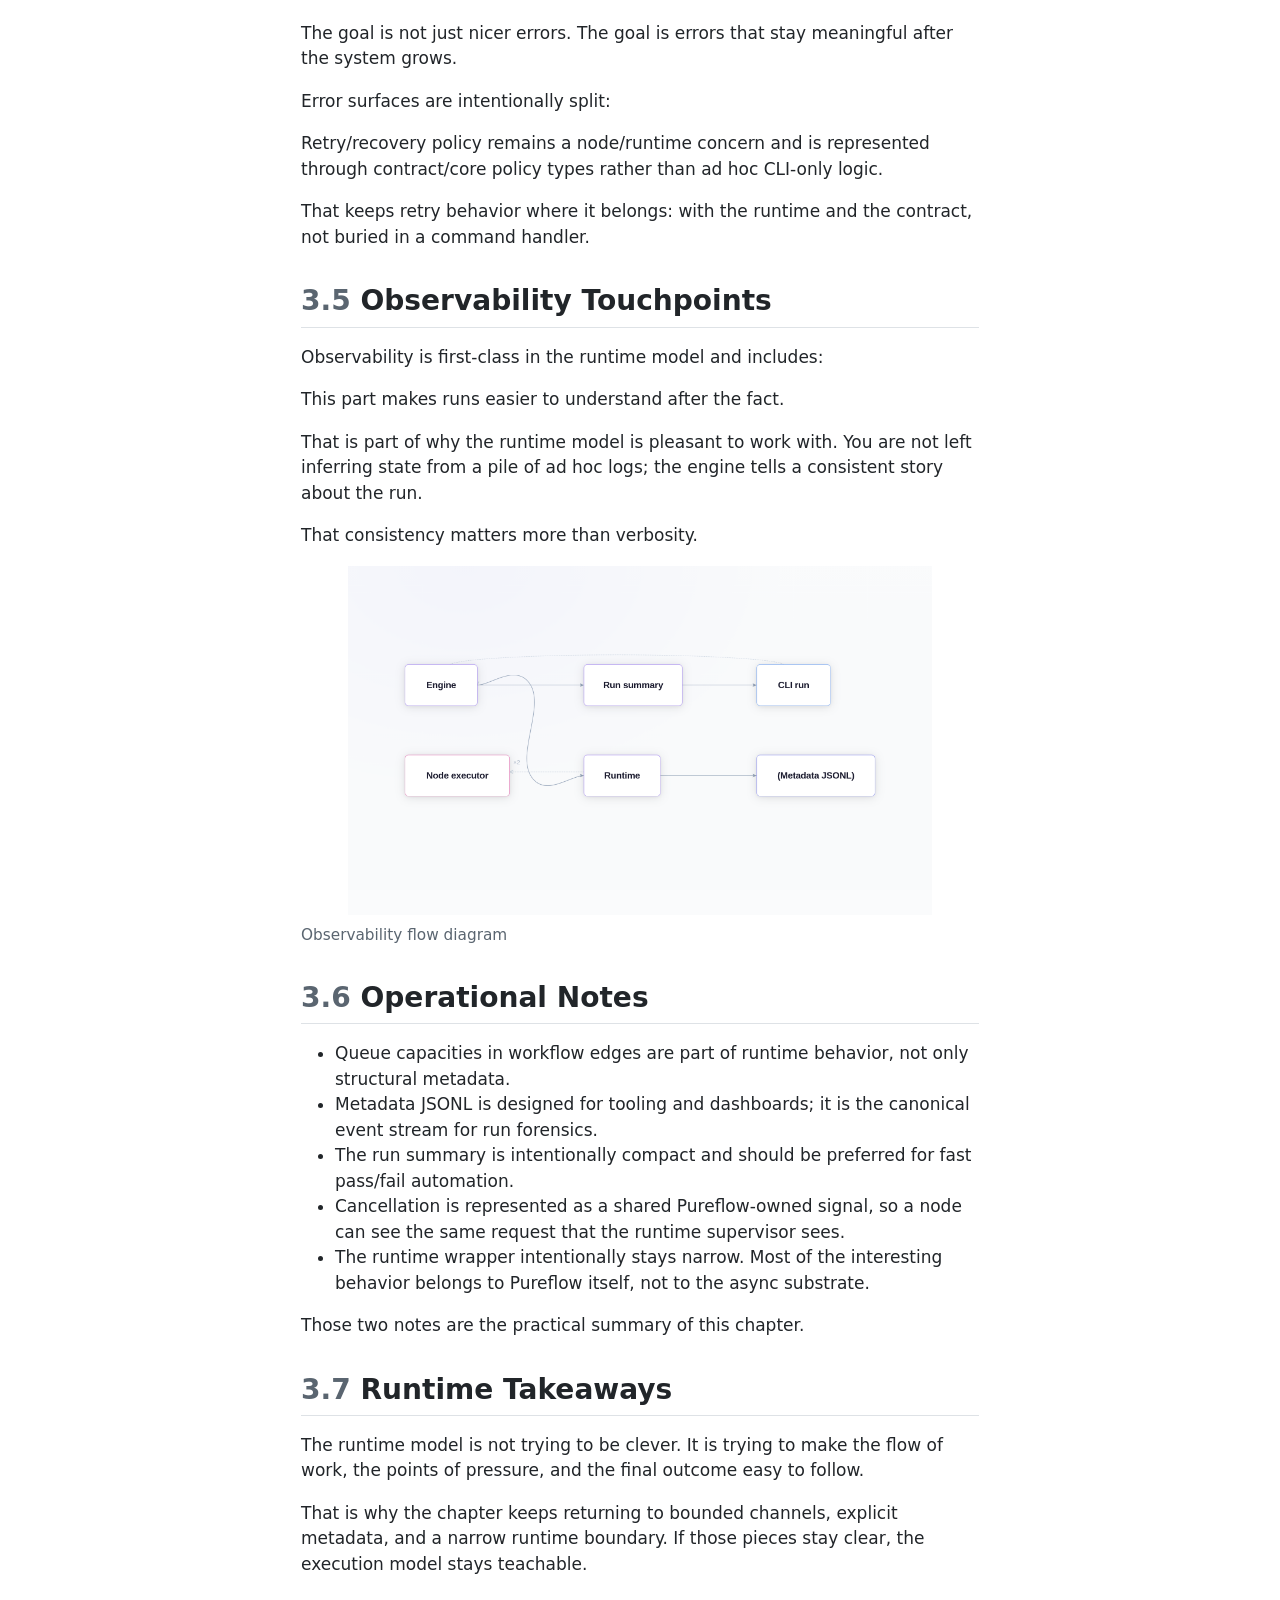
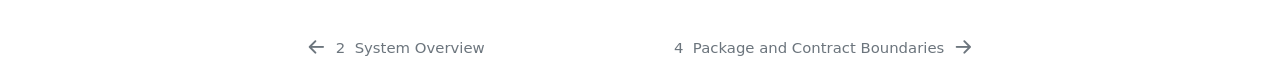
<file: docs/architecture-guide/_output/runtime-model.html>
<!DOCTYPE html>
<html xmlns="http://www.w3.org/1999/xhtml" lang="en" xml:lang="en"><head>

<meta charset="utf-8">
<meta name="generator" content="quarto-1.8.26">

<meta name="viewport" content="width=device-width, initial-scale=1.0, user-scalable=yes">


<title>3&nbsp; Runtime Model – Pureflow Architecture Guide</title>
<style>
code{white-space: pre-wrap;}
span.smallcaps{font-variant: small-caps;}
div.columns{display: flex; gap: min(4vw, 1.5em);}
div.column{flex: auto; overflow-x: auto;}
div.hanging-indent{margin-left: 1.5em; text-indent: -1.5em;}
ul.task-list{list-style: none;}
ul.task-list li input[type="checkbox"] {
  width: 0.8em;
  margin: 0 0.8em 0.2em -1em; /* quarto-specific, see https://github.com/quarto-dev/quarto-cli/issues/4556 */
  vertical-align: middle;
}
</style>


<script src="site_libs/quarto-nav/quarto-nav.js"></script>
<script src="site_libs/quarto-nav/headroom.min.js"></script>
<script src="site_libs/clipboard/clipboard.min.js"></script>
<script src="site_libs/quarto-search/autocomplete.umd.js"></script>
<script src="site_libs/quarto-search/fuse.min.js"></script>
<script src="site_libs/quarto-search/quarto-search.js"></script>
<meta name="quarto:offset" content="./">
<link href="./package-contracts.html" rel="next">
<link href="./system-overview.html" rel="prev">
<script src="site_libs/quarto-html/quarto.js" type="module"></script>
<script src="site_libs/quarto-html/tabsets/tabsets.js" type="module"></script>
<script src="site_libs/quarto-html/axe/axe-check.js" type="module"></script>
<script src="site_libs/quarto-html/popper.min.js"></script>
<script src="site_libs/quarto-html/tippy.umd.min.js"></script>
<script src="site_libs/quarto-html/anchor.min.js"></script>
<link href="site_libs/quarto-html/tippy.css" rel="stylesheet">
<link href="site_libs/quarto-html/quarto-syntax-highlighting-587c61ba64f3a5504c4d52d930310e48.css" rel="stylesheet" id="quarto-text-highlighting-styles">
<script src="site_libs/bootstrap/bootstrap.min.js"></script>
<link href="site_libs/bootstrap/bootstrap-icons.css" rel="stylesheet">
<link href="site_libs/bootstrap/bootstrap-d84f1af9771f194bf8b6c9c599b7c873.min.css" rel="stylesheet" append-hash="true" id="quarto-bootstrap" data-mode="light">
<script id="quarto-search-options" type="application/json">{
  "location": "sidebar",
  "copy-button": false,
  "collapse-after": 3,
  "panel-placement": "start",
  "type": "textbox",
  "limit": 50,
  "keyboard-shortcut": [
    "f",
    "/",
    "s"
  ],
  "show-item-context": false,
  "language": {
    "search-no-results-text": "No results",
    "search-matching-documents-text": "matching documents",
    "search-copy-link-title": "Copy link to search",
    "search-hide-matches-text": "Hide additional matches",
    "search-more-match-text": "more match in this document",
    "search-more-matches-text": "more matches in this document",
    "search-clear-button-title": "Clear",
    "search-text-placeholder": "",
    "search-detached-cancel-button-title": "Cancel",
    "search-submit-button-title": "Submit",
    "search-label": "Search"
  }
}</script>


</head>

<body class="nav-sidebar floating quarto-light">

<div id="quarto-search-results"></div>
  <header id="quarto-header" class="headroom fixed-top">
  <nav class="quarto-secondary-nav">
    <div class="container-fluid d-flex">
      <button type="button" class="quarto-btn-toggle btn" data-bs-toggle="collapse" role="button" data-bs-target=".quarto-sidebar-collapse-item" aria-controls="quarto-sidebar" aria-expanded="false" aria-label="Toggle sidebar navigation" onclick="if (window.quartoToggleHeadroom) { window.quartoToggleHeadroom(); }">
        <i class="bi bi-layout-text-sidebar-reverse"></i>
      </button>
        <nav class="quarto-page-breadcrumbs" aria-label="breadcrumb"><ol class="breadcrumb"><li class="breadcrumb-item"><a href="./runtime-model.html"><span class="chapter-number">3</span>&nbsp; <span class="chapter-title">Runtime Model</span></a></li></ol></nav>
        <a class="flex-grow-1" role="navigation" data-bs-toggle="collapse" data-bs-target=".quarto-sidebar-collapse-item" aria-controls="quarto-sidebar" aria-expanded="false" aria-label="Toggle sidebar navigation" onclick="if (window.quartoToggleHeadroom) { window.quartoToggleHeadroom(); }">
        </a>
      <button type="button" class="btn quarto-search-button" aria-label="Search" onclick="window.quartoOpenSearch();">
        <i class="bi bi-search"></i>
      </button>
    </div>
  </nav>
</header>
<!-- content -->
<div id="quarto-content" class="quarto-container page-columns page-rows-contents page-layout-article">
<!-- sidebar -->
  <nav id="quarto-sidebar" class="sidebar collapse collapse-horizontal quarto-sidebar-collapse-item sidebar-navigation floating overflow-auto">
    <div class="pt-lg-2 mt-2 text-left sidebar-header">
    <div class="sidebar-title mb-0 py-0">
      <a href="./">Pureflow Architecture Guide</a>
    </div>
      </div>
        <div class="mt-2 flex-shrink-0 align-items-center">
        <div class="sidebar-search">
        <div id="quarto-search" class="" title="Search"></div>
        </div>
        </div>
    <div class="sidebar-menu-container">
    <ul class="list-unstyled mt-1">
        <li class="sidebar-item">
  <div class="sidebar-item-container">
  <a href="./index.html" class="sidebar-item-text sidebar-link">
 <span class="menu-text"><span class="chapter-number">1</span>&nbsp; <span class="chapter-title">Pureflow Architecture Guide</span></span></a>
  </div>
</li>
        <li class="sidebar-item">
  <div class="sidebar-item-container">
  <a href="./system-overview.html" class="sidebar-item-text sidebar-link">
 <span class="menu-text"><span class="chapter-number">2</span>&nbsp; <span class="chapter-title">System Overview</span></span></a>
  </div>
</li>
        <li class="sidebar-item">
  <div class="sidebar-item-container">
  <a href="./runtime-model.html" class="sidebar-item-text sidebar-link active">
 <span class="menu-text"><span class="chapter-number">3</span>&nbsp; <span class="chapter-title">Runtime Model</span></span></a>
  </div>
</li>
        <li class="sidebar-item">
  <div class="sidebar-item-container">
  <a href="./package-contracts.html" class="sidebar-item-text sidebar-link">
 <span class="menu-text"><span class="chapter-number">4</span>&nbsp; <span class="chapter-title">Package and Contract Boundaries</span></span></a>
  </div>
</li>
        <li class="sidebar-item">
  <div class="sidebar-item-container">
  <a href="./diagrams-and-flows.html" class="sidebar-item-text sidebar-link">
 <span class="menu-text"><span class="chapter-number">5</span>&nbsp; <span class="chapter-title">Diagrams and Flows</span></span></a>
  </div>
</li>
    </ul>
    </div>
</nav>
<div id="quarto-sidebar-glass" class="quarto-sidebar-collapse-item" data-bs-toggle="collapse" data-bs-target=".quarto-sidebar-collapse-item"></div>
<!-- margin-sidebar -->
    <div id="quarto-margin-sidebar" class="sidebar margin-sidebar">
        <nav id="TOC" role="doc-toc" class="toc-active">
    <h2 id="toc-title">Table of contents</h2>

  <ul>
  <li><a href="#intent" id="toc-intent" class="nav-link active" data-scroll-target="#intent"><span class="header-section-number">3.1</span> Intent</a></li>
  <li><a href="#execution-lifecycle" id="toc-execution-lifecycle" class="nav-link" data-scroll-target="#execution-lifecycle"><span class="header-section-number">3.2</span> Execution Lifecycle</a>
  <ul class="collapse">
  <li><a href="#runtime-layers-at-a-glance" id="toc-runtime-layers-at-a-glance" class="nav-link" data-scroll-target="#runtime-layers-at-a-glance"><span class="header-section-number">3.2.1</span> Runtime Layers at a Glance</a></li>
  </ul></li>
  <li><a href="#runtime-phases-and-boundaries" id="toc-runtime-phases-and-boundaries" class="nav-link" data-scroll-target="#runtime-phases-and-boundaries"><span class="header-section-number">3.3</span> Runtime Phases and Boundaries</a>
  <ul class="collapse">
  <li><a href="#phase-1-definition-and-safety-checks" id="toc-phase-1-definition-and-safety-checks" class="nav-link" data-scroll-target="#phase-1-definition-and-safety-checks"><span class="header-section-number">3.3.1</span> Phase 1: Definition and Safety Checks</a></li>
  <li><a href="#phase-2-execution-and-message-transport" id="toc-phase-2-execution-and-message-transport" class="nav-link" data-scroll-target="#phase-2-execution-and-message-transport"><span class="header-section-number">3.3.2</span> Phase 2: Execution and Message Transport</a></li>
  <li><a href="#phase-3-terminalization-and-summary" id="toc-phase-3-terminalization-and-summary" class="nav-link" data-scroll-target="#phase-3-terminalization-and-summary"><span class="header-section-number">3.3.3</span> Phase 3: Terminalization and Summary</a></li>
  </ul></li>
  <li><a href="#error-handling-model" id="toc-error-handling-model" class="nav-link" data-scroll-target="#error-handling-model"><span class="header-section-number">3.4</span> Error Handling Model</a></li>
  <li><a href="#observability-touchpoints" id="toc-observability-touchpoints" class="nav-link" data-scroll-target="#observability-touchpoints"><span class="header-section-number">3.5</span> Observability Touchpoints</a></li>
  <li><a href="#operational-notes" id="toc-operational-notes" class="nav-link" data-scroll-target="#operational-notes"><span class="header-section-number">3.6</span> Operational Notes</a></li>
  <li><a href="#runtime-takeaways" id="toc-runtime-takeaways" class="nav-link" data-scroll-target="#runtime-takeaways"><span class="header-section-number">3.7</span> Runtime Takeaways</a></li>
  </ul>
</nav>
    </div>
<!-- main -->
<main class="content" id="quarto-document-content">

<header id="title-block-header" class="quarto-title-block default">
<div class="quarto-title">
<h1 class="title"><span class="chapter-number">3</span>&nbsp; <span class="chapter-title">Runtime Model</span></h1>
</div>



<div class="quarto-title-meta">




  </div>



</header>


<section id="intent" class="level2" data-number="3.1">
<h2 data-number="3.1" class="anchored" data-anchor-id="intent"><span class="header-section-number">3.1</span> Intent</h2>
<p>Explain how execution proceeds from workflow input through node scheduling, message flow, metadata emission, and terminal summary.</p>
<p>The short version is that Pureflow tries to make execution feel ordinary: validate first, run second, record what happened as it happens, and stop with a clear terminal state. That may sound conservative, but it is what keeps the system understandable when workflows start to get interesting.</p>
<p>The chapter is organized the same way a run happens: first the setup, then the movement of work, then the point where the run becomes a finished artifact you can inspect.</p>
</section>
<section id="execution-lifecycle" class="level2" data-number="3.2">
<h2 data-number="3.2" class="anchored" data-anchor-id="execution-lifecycle"><span class="header-section-number">3.2</span> Execution Lifecycle</h2>
<p>Pureflow runtime behavior is coordinated by three layers:</p>
<ul>
<li><code>pureflow-cli</code> handles input/output and user-facing options.</li>
<li><code>pureflow-engine</code> validates execution preconditions, builds run context, and orchestrates node execution.</li>
<li><code>pureflow-runtime</code> bridges engine scheduling into the underlying async runtime and observer hooks.</li>
</ul>
<p>That split is not accidental. It keeps the user-facing command path, the policy layer, and the execution substrate from collapsing into one giant abstraction.</p>
<p>At a high level, execution follows this order:</p>
<ol type="1">
<li>Parse workflow document (<code>pureflow-workflow-format</code>).</li>
<li>Build/validate graph shape (<code>pureflow-workflow</code>).</li>
<li>Validate contracts and capabilities (<code>pureflow-contract</code> + <code>pureflow-core</code>).</li>
<li>Construct runtime registry for node executors (native and/or WASM).</li>
<li>Schedule nodes and move packets over bounded ports.</li>
<li>Emit lifecycle/queue/message/error metadata records.</li>
<li>Produce terminal <code>WorkflowRunSummary</code> for CLI output.</li>
</ol>
<p>Read that list as a story about the run rather than a checklist. Each step narrows the question from “is this workflow valid?” to “what happened on this particular execution?”</p>
<div class="quarto-figure quarto-figure-center">
<figure class="figure">
<p><img src="figures/generated-png/runtime-model-lifecycle.png" class="img-fluid figure-img" style="width:84.0%"></p>
<figcaption>Runtime lifecycle state diagram</figcaption>
</figure>
</div>
<section id="runtime-layers-at-a-glance" class="level3" data-number="3.2.1">
<h3 data-number="3.2.1" class="anchored" data-anchor-id="runtime-layers-at-a-glance"><span class="header-section-number">3.2.1</span> Runtime Layers at a Glance</h3>
<p>This table is the simple map of who does what during a run.</p>
</section>
</section>
<section id="runtime-phases-and-boundaries" class="level2" data-number="3.3">
<h2 data-number="3.3" class="anchored" data-anchor-id="runtime-phases-and-boundaries"><span class="header-section-number">3.3</span> Runtime Phases and Boundaries</h2>
<p>The phases below are the practical way to think about a run from start to finish.</p>
<p>The phase table below is the fast version. The sections that follow unpack each step in plain language.</p>
<section id="phase-1-definition-and-safety-checks" class="level3" data-number="3.3.1">
<h3 data-number="3.3.1" class="anchored" data-anchor-id="phase-1-definition-and-safety-checks"><span class="header-section-number">3.3.1</span> Phase 1: Definition and Safety Checks</h3>
<p>Before any node logic runs, Pureflow enforces static safety:</p>
<ul>
<li>identifiers and format version are validated,</li>
<li>graph connectivity and port references are validated,</li>
<li>contract/capability alignment is checked,</li>
<li>schema compatibility across connected ports is checked.</li>
</ul>
<p>This keeps runtime failures focused on execution concerns rather than document shape mistakes.</p>
<p>It also keeps the guide honest for junior readers: if a workflow fails before runtime starts, that is usually not a “node problem.” It is a contract, topology, or capability problem.</p>
<p>That distinction saves time in debugging, because it points attention to the right layer immediately.</p>
</section>
<section id="phase-2-execution-and-message-transport" class="level3" data-number="3.3.2">
<h3 data-number="3.3.2" class="anchored" data-anchor-id="phase-2-execution-and-message-transport"><span class="header-section-number">3.3.2</span> Phase 2: Execution and Message Transport</h3>
<p>During execution, nodes communicate through bounded channels associated with workflow edges:</p>
<ul>
<li>senders reserve queue capacity,</li>
<li>packets are enqueued/dequeued at typed ports,</li>
<li>queue pressure is observable via metadata records,</li>
<li>backpressure is explicit through bounded capacity behavior.</li>
</ul>
<p>This gives deterministic pressure points for debugging and policy decisions.</p>
<p>It is a small but important detail. Unbounded queues make it too easy to hide a design problem behind memory growth. Bounded queues force the system to say “slow down” in a way people can actually observe.</p>
<p>That is why the guide keeps coming back to bounded channels. They are one of the main reasons the runtime feels legible.</p>
</section>
<section id="phase-3-terminalization-and-summary" class="level3" data-number="3.3.3">
<h3 data-number="3.3.3" class="anchored" data-anchor-id="phase-3-terminalization-and-summary"><span class="header-section-number">3.3.3</span> Phase 3: Terminalization and Summary</h3>
<p>When execution reaches a terminal state (<code>completed</code>, <code>failed</code>, or <code>cancelled</code>), Pureflow emits:</p>
<ul>
<li>final metadata records (including terminal lifecycle and error records),</li>
<li><code>WorkflowRunSummary</code> with status, counts, and metadata path totals.</li>
</ul>
<p>The summary is the machine-facing endpoint for automation and CI decisions.</p>
<p>That split is deliberate. The metadata stream is for forensics and live inspection. The summary is for the final answer. Most systems blur those two ideas together; Pureflow keeps them separate so each one stays simpler.</p>
<p>The result is that automation can stay fast while humans still have enough history to understand a run afterward.</p>
</section>
</section>
<section id="error-handling-model" class="level2" data-number="3.4">
<h2 data-number="3.4" class="anchored" data-anchor-id="error-handling-model"><span class="header-section-number">3.4</span> Error Handling Model</h2>
<p>Pureflow uses stable error taxonomies (<code>CDT-*</code>) and structured error payloads so consumers can branch behavior without string parsing.</p>
<p>The goal is not just nicer errors. The goal is errors that stay meaningful after the system grows.</p>
<p>Error surfaces are intentionally split:</p>
<p>Retry/recovery policy remains a node/runtime concern and is represented through contract/core policy types rather than ad hoc CLI-only logic.</p>
<p>That keeps retry behavior where it belongs: with the runtime and the contract, not buried in a command handler.</p>
</section>
<section id="observability-touchpoints" class="level2" data-number="3.5">
<h2 data-number="3.5" class="anchored" data-anchor-id="observability-touchpoints"><span class="header-section-number">3.5</span> Observability Touchpoints</h2>
<p>Observability is first-class in the runtime model and includes:</p>
<p>This part makes runs easier to understand after the fact.</p>
<p>That is part of why the runtime model is pleasant to work with. You are not left inferring state from a pile of ad hoc logs; the engine tells a consistent story about the run.</p>
<p>That consistency matters more than verbosity.</p>
<div class="quarto-figure quarto-figure-center">
<figure class="figure">
<p><img src="figures/generated-png/runtime-model-observability.png" class="img-fluid figure-img" style="width:86.0%"></p>
<figcaption>Observability flow diagram</figcaption>
</figure>
</div>
</section>
<section id="operational-notes" class="level2" data-number="3.6">
<h2 data-number="3.6" class="anchored" data-anchor-id="operational-notes"><span class="header-section-number">3.6</span> Operational Notes</h2>
<ul>
<li>Queue capacities in workflow edges are part of runtime behavior, not only structural metadata.</li>
<li>Metadata JSONL is designed for tooling and dashboards; it is the canonical event stream for run forensics.</li>
<li>The run summary is intentionally compact and should be preferred for fast pass/fail automation.</li>
<li>Cancellation is represented as a shared Pureflow-owned signal, so a node can see the same request that the runtime supervisor sees.</li>
<li>The runtime wrapper intentionally stays narrow. Most of the interesting behavior belongs to Pureflow itself, not to the async substrate.</li>
</ul>
<p>Those two notes are the practical summary of this chapter.</p>
</section>
<section id="runtime-takeaways" class="level2" data-number="3.7">
<h2 data-number="3.7" class="anchored" data-anchor-id="runtime-takeaways"><span class="header-section-number">3.7</span> Runtime Takeaways</h2>
<p>The runtime model is not trying to be clever. It is trying to make the flow of work, the points of pressure, and the final outcome easy to follow.</p>
<p>That is why the chapter keeps returning to bounded channels, explicit metadata, and a narrow runtime boundary. If those pieces stay clear, the execution model stays teachable.</p>


</section>

</main> <!-- /main -->
<script id="quarto-html-after-body" type="application/javascript">
  window.document.addEventListener("DOMContentLoaded", function (event) {
    const icon = "";
    const anchorJS = new window.AnchorJS();
    anchorJS.options = {
      placement: 'right',
      icon: icon
    };
    anchorJS.add('.anchored');
    const isCodeAnnotation = (el) => {
      for (const clz of el.classList) {
        if (clz.startsWith('code-annotation-')) {
          return true;
        }
      }
      return false;
    }
    const onCopySuccess = function(e) {
      // button target
      const button = e.trigger;
      // don't keep focus
      button.blur();
      // flash "checked"
      button.classList.add('code-copy-button-checked');
      var currentTitle = button.getAttribute("title");
      button.setAttribute("title", "Copied!");
      let tooltip;
      if (window.bootstrap) {
        button.setAttribute("data-bs-toggle", "tooltip");
        button.setAttribute("data-bs-placement", "left");
        button.setAttribute("data-bs-title", "Copied!");
        tooltip = new bootstrap.Tooltip(button,
          { trigger: "manual",
            customClass: "code-copy-button-tooltip",
            offset: [0, -8]});
        tooltip.show();
      }
      setTimeout(function() {
        if (tooltip) {
          tooltip.hide();
          button.removeAttribute("data-bs-title");
          button.removeAttribute("data-bs-toggle");
          button.removeAttribute("data-bs-placement");
        }
        button.setAttribute("title", currentTitle);
        button.classList.remove('code-copy-button-checked');
      }, 1000);
      // clear code selection
      e.clearSelection();
    }
    const getTextToCopy = function(trigger) {
      const outerScaffold = trigger.parentElement.cloneNode(true);
      const codeEl = outerScaffold.querySelector('code');
      for (const childEl of codeEl.children) {
        if (isCodeAnnotation(childEl)) {
          childEl.remove();
        }
      }
      return codeEl.innerText;
    }
    const clipboard = new window.ClipboardJS('.code-copy-button:not([data-in-quarto-modal])', {
      text: getTextToCopy
    });
    clipboard.on('success', onCopySuccess);
    if (window.document.getElementById('quarto-embedded-source-code-modal')) {
      const clipboardModal = new window.ClipboardJS('.code-copy-button[data-in-quarto-modal]', {
        text: getTextToCopy,
        container: window.document.getElementById('quarto-embedded-source-code-modal')
      });
      clipboardModal.on('success', onCopySuccess);
    }
      var localhostRegex = new RegExp(/^(?:http|https):\/\/localhost\:?[0-9]*\//);
      var mailtoRegex = new RegExp(/^mailto:/);
        var filterRegex = new RegExp('/' + window.location.host + '/');
      var isInternal = (href) => {
          return filterRegex.test(href) || localhostRegex.test(href) || mailtoRegex.test(href);
      }
      // Inspect non-navigation links and adorn them if external
     var links = window.document.querySelectorAll('a[href]:not(.nav-link):not(.navbar-brand):not(.toc-action):not(.sidebar-link):not(.sidebar-item-toggle):not(.pagination-link):not(.no-external):not([aria-hidden]):not(.dropdown-item):not(.quarto-navigation-tool):not(.about-link)');
      for (var i=0; i<links.length; i++) {
        const link = links[i];
        if (!isInternal(link.href)) {
          // undo the damage that might have been done by quarto-nav.js in the case of
          // links that we want to consider external
          if (link.dataset.originalHref !== undefined) {
            link.href = link.dataset.originalHref;
          }
        }
      }
    function tippyHover(el, contentFn, onTriggerFn, onUntriggerFn) {
      const config = {
        allowHTML: true,
        maxWidth: 500,
        delay: 100,
        arrow: false,
        appendTo: function(el) {
            return el.parentElement;
        },
        interactive: true,
        interactiveBorder: 10,
        theme: 'quarto',
        placement: 'bottom-start',
      };
      if (contentFn) {
        config.content = contentFn;
      }
      if (onTriggerFn) {
        config.onTrigger = onTriggerFn;
      }
      if (onUntriggerFn) {
        config.onUntrigger = onUntriggerFn;
      }
      window.tippy(el, config);
    }
    const noterefs = window.document.querySelectorAll('a[role="doc-noteref"]');
    for (var i=0; i<noterefs.length; i++) {
      const ref = noterefs[i];
      tippyHover(ref, function() {
        // use id or data attribute instead here
        let href = ref.getAttribute('data-footnote-href') || ref.getAttribute('href');
        try { href = new URL(href).hash; } catch {}
        const id = href.replace(/^#\/?/, "");
        const note = window.document.getElementById(id);
        if (note) {
          return note.innerHTML;
        } else {
          return "";
        }
      });
    }
    const xrefs = window.document.querySelectorAll('a.quarto-xref');
    const processXRef = (id, note) => {
      // Strip column container classes
      const stripColumnClz = (el) => {
        el.classList.remove("page-full", "page-columns");
        if (el.children) {
          for (const child of el.children) {
            stripColumnClz(child);
          }
        }
      }
      stripColumnClz(note)
      if (id === null || id.startsWith('sec-')) {
        // Special case sections, only their first couple elements
        const container = document.createElement("div");
        if (note.children && note.children.length > 2) {
          container.appendChild(note.children[0].cloneNode(true));
          for (let i = 1; i < note.children.length; i++) {
            const child = note.children[i];
            if (child.tagName === "P" && child.innerText === "") {
              continue;
            } else {
              container.appendChild(child.cloneNode(true));
              break;
            }
          }
          if (window.Quarto?.typesetMath) {
            window.Quarto.typesetMath(container);
          }
          return container.innerHTML
        } else {
          if (window.Quarto?.typesetMath) {
            window.Quarto.typesetMath(note);
          }
          return note.innerHTML;
        }
      } else {
        // Remove any anchor links if they are present
        const anchorLink = note.querySelector('a.anchorjs-link');
        if (anchorLink) {
          anchorLink.remove();
        }
        if (window.Quarto?.typesetMath) {
          window.Quarto.typesetMath(note);
        }
        if (note.classList.contains("callout")) {
          return note.outerHTML;
        } else {
          return note.innerHTML;
        }
      }
    }
    for (var i=0; i<xrefs.length; i++) {
      const xref = xrefs[i];
      tippyHover(xref, undefined, function(instance) {
        instance.disable();
        let url = xref.getAttribute('href');
        let hash = undefined;
        if (url.startsWith('#')) {
          hash = url;
        } else {
          try { hash = new URL(url).hash; } catch {}
        }
        if (hash) {
          const id = hash.replace(/^#\/?/, "");
          const note = window.document.getElementById(id);
          if (note !== null) {
            try {
              const html = processXRef(id, note.cloneNode(true));
              instance.setContent(html);
            } finally {
              instance.enable();
              instance.show();
            }
          } else {
            // See if we can fetch this
            fetch(url.split('#')[0])
            .then(res => res.text())
            .then(html => {
              const parser = new DOMParser();
              const htmlDoc = parser.parseFromString(html, "text/html");
              const note = htmlDoc.getElementById(id);
              if (note !== null) {
                const html = processXRef(id, note);
                instance.setContent(html);
              }
            }).finally(() => {
              instance.enable();
              instance.show();
            });
          }
        } else {
          // See if we can fetch a full url (with no hash to target)
          // This is a special case and we should probably do some content thinning / targeting
          fetch(url)
          .then(res => res.text())
          .then(html => {
            const parser = new DOMParser();
            const htmlDoc = parser.parseFromString(html, "text/html");
            const note = htmlDoc.querySelector('main.content');
            if (note !== null) {
              // This should only happen for chapter cross references
              // (since there is no id in the URL)
              // remove the first header
              if (note.children.length > 0 && note.children[0].tagName === "HEADER") {
                note.children[0].remove();
              }
              const html = processXRef(null, note);
              instance.setContent(html);
            }
          }).finally(() => {
            instance.enable();
            instance.show();
          });
        }
      }, function(instance) {
      });
    }
        let selectedAnnoteEl;
        const selectorForAnnotation = ( cell, annotation) => {
          let cellAttr = 'data-code-cell="' + cell + '"';
          let lineAttr = 'data-code-annotation="' +  annotation + '"';
          const selector = 'span[' + cellAttr + '][' + lineAttr + ']';
          return selector;
        }
        const selectCodeLines = (annoteEl) => {
          const doc = window.document;
          const targetCell = annoteEl.getAttribute("data-target-cell");
          const targetAnnotation = annoteEl.getAttribute("data-target-annotation");
          const annoteSpan = window.document.querySelector(selectorForAnnotation(targetCell, targetAnnotation));
          const lines = annoteSpan.getAttribute("data-code-lines").split(",");
          const lineIds = lines.map((line) => {
            return targetCell + "-" + line;
          })
          let top = null;
          let height = null;
          let parent = null;
          if (lineIds.length > 0) {
              //compute the position of the single el (top and bottom and make a div)
              const el = window.document.getElementById(lineIds[0]);
              top = el.offsetTop;
              height = el.offsetHeight;
              parent = el.parentElement.parentElement;
            if (lineIds.length > 1) {
              const lastEl = window.document.getElementById(lineIds[lineIds.length - 1]);
              const bottom = lastEl.offsetTop + lastEl.offsetHeight;
              height = bottom - top;
            }
            if (top !== null && height !== null && parent !== null) {
              // cook up a div (if necessary) and position it
              let div = window.document.getElementById("code-annotation-line-highlight");
              if (div === null) {
                div = window.document.createElement("div");
                div.setAttribute("id", "code-annotation-line-highlight");
                div.style.position = 'absolute';
                parent.appendChild(div);
              }
              div.style.top = top - 2 + "px";
              div.style.height = height + 4 + "px";
              div.style.left = 0;
              let gutterDiv = window.document.getElementById("code-annotation-line-highlight-gutter");
              if (gutterDiv === null) {
                gutterDiv = window.document.createElement("div");
                gutterDiv.setAttribute("id", "code-annotation-line-highlight-gutter");
                gutterDiv.style.position = 'absolute';
                const codeCell = window.document.getElementById(targetCell);
                const gutter = codeCell.querySelector('.code-annotation-gutter');
                gutter.appendChild(gutterDiv);
              }
              gutterDiv.style.top = top - 2 + "px";
              gutterDiv.style.height = height + 4 + "px";
            }
            selectedAnnoteEl = annoteEl;
          }
        };
        const unselectCodeLines = () => {
          const elementsIds = ["code-annotation-line-highlight", "code-annotation-line-highlight-gutter"];
          elementsIds.forEach((elId) => {
            const div = window.document.getElementById(elId);
            if (div) {
              div.remove();
            }
          });
          selectedAnnoteEl = undefined;
        };
          // Handle positioning of the toggle
      window.addEventListener(
        "resize",
        throttle(() => {
          elRect = undefined;
          if (selectedAnnoteEl) {
            selectCodeLines(selectedAnnoteEl);
          }
        }, 10)
      );
      function throttle(fn, ms) {
      let throttle = false;
      let timer;
        return (...args) => {
          if(!throttle) { // first call gets through
              fn.apply(this, args);
              throttle = true;
          } else { // all the others get throttled
              if(timer) clearTimeout(timer); // cancel #2
              timer = setTimeout(() => {
                fn.apply(this, args);
                timer = throttle = false;
              }, ms);
          }
        };
      }
        // Attach click handler to the DT
        const annoteDls = window.document.querySelectorAll('dt[data-target-cell]');
        for (const annoteDlNode of annoteDls) {
          annoteDlNode.addEventListener('click', (event) => {
            const clickedEl = event.target;
            if (clickedEl !== selectedAnnoteEl) {
              unselectCodeLines();
              const activeEl = window.document.querySelector('dt[data-target-cell].code-annotation-active');
              if (activeEl) {
                activeEl.classList.remove('code-annotation-active');
              }
              selectCodeLines(clickedEl);
              clickedEl.classList.add('code-annotation-active');
            } else {
              // Unselect the line
              unselectCodeLines();
              clickedEl.classList.remove('code-annotation-active');
            }
          });
        }
    const findCites = (el) => {
      const parentEl = el.parentElement;
      if (parentEl) {
        const cites = parentEl.dataset.cites;
        if (cites) {
          return {
            el,
            cites: cites.split(' ')
          };
        } else {
          return findCites(el.parentElement)
        }
      } else {
        return undefined;
      }
    };
    var bibliorefs = window.document.querySelectorAll('a[role="doc-biblioref"]');
    for (var i=0; i<bibliorefs.length; i++) {
      const ref = bibliorefs[i];
      const citeInfo = findCites(ref);
      if (citeInfo) {
        tippyHover(citeInfo.el, function() {
          var popup = window.document.createElement('div');
          citeInfo.cites.forEach(function(cite) {
            var citeDiv = window.document.createElement('div');
            citeDiv.classList.add('hanging-indent');
            citeDiv.classList.add('csl-entry');
            var biblioDiv = window.document.getElementById('ref-' + cite);
            if (biblioDiv) {
              citeDiv.innerHTML = biblioDiv.innerHTML;
            }
            popup.appendChild(citeDiv);
          });
          return popup.innerHTML;
        });
      }
    }
  });
  </script>
<nav class="page-navigation">
  <div class="nav-page nav-page-previous">
      <a href="./system-overview.html" class="pagination-link" aria-label="System Overview">
        <i class="bi bi-arrow-left-short"></i> <span class="nav-page-text"><span class="chapter-number">2</span>&nbsp; <span class="chapter-title">System Overview</span></span>
      </a>
  </div>
  <div class="nav-page nav-page-next">
      <a href="./package-contracts.html" class="pagination-link" aria-label="Package and Contract Boundaries">
        <span class="nav-page-text"><span class="chapter-number">4</span>&nbsp; <span class="chapter-title">Package and Contract Boundaries</span></span> <i class="bi bi-arrow-right-short"></i>
      </a>
  </div>
</nav>
</div> <!-- /content -->




</body></html>
</file>
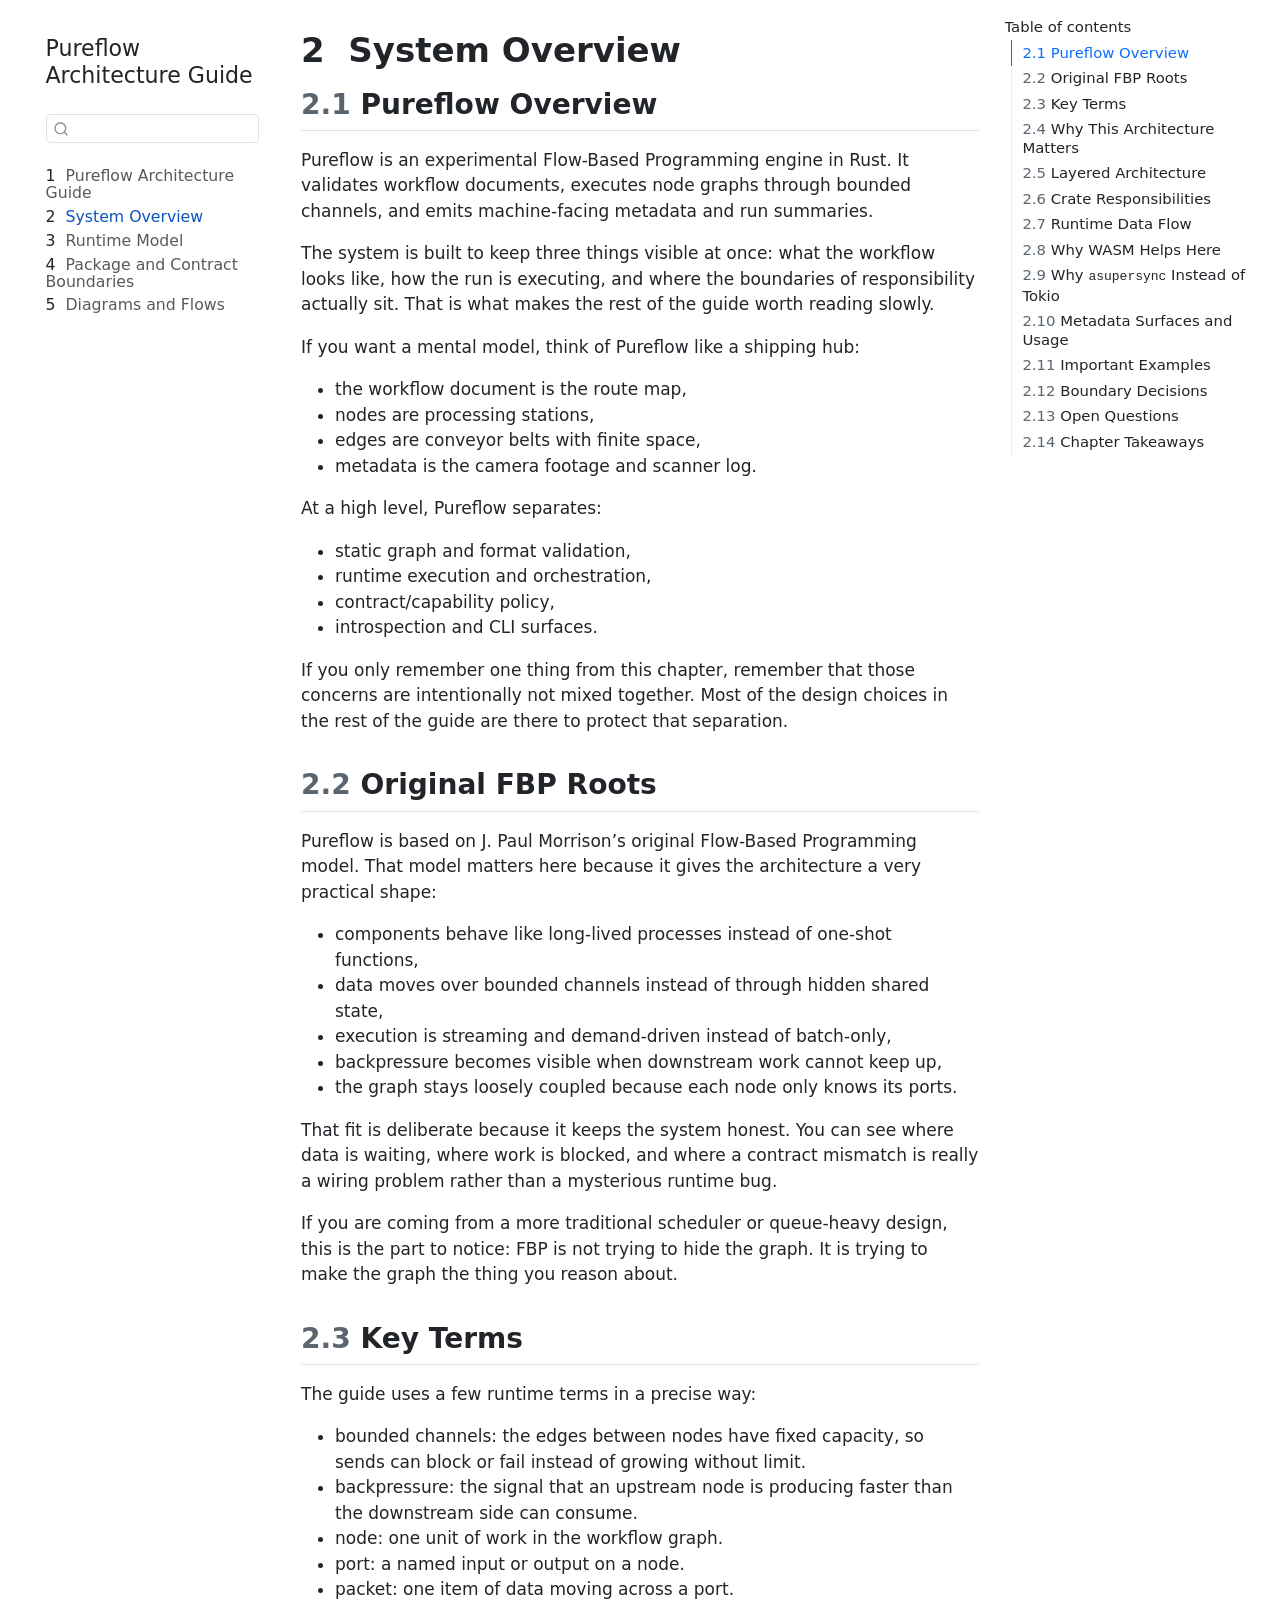
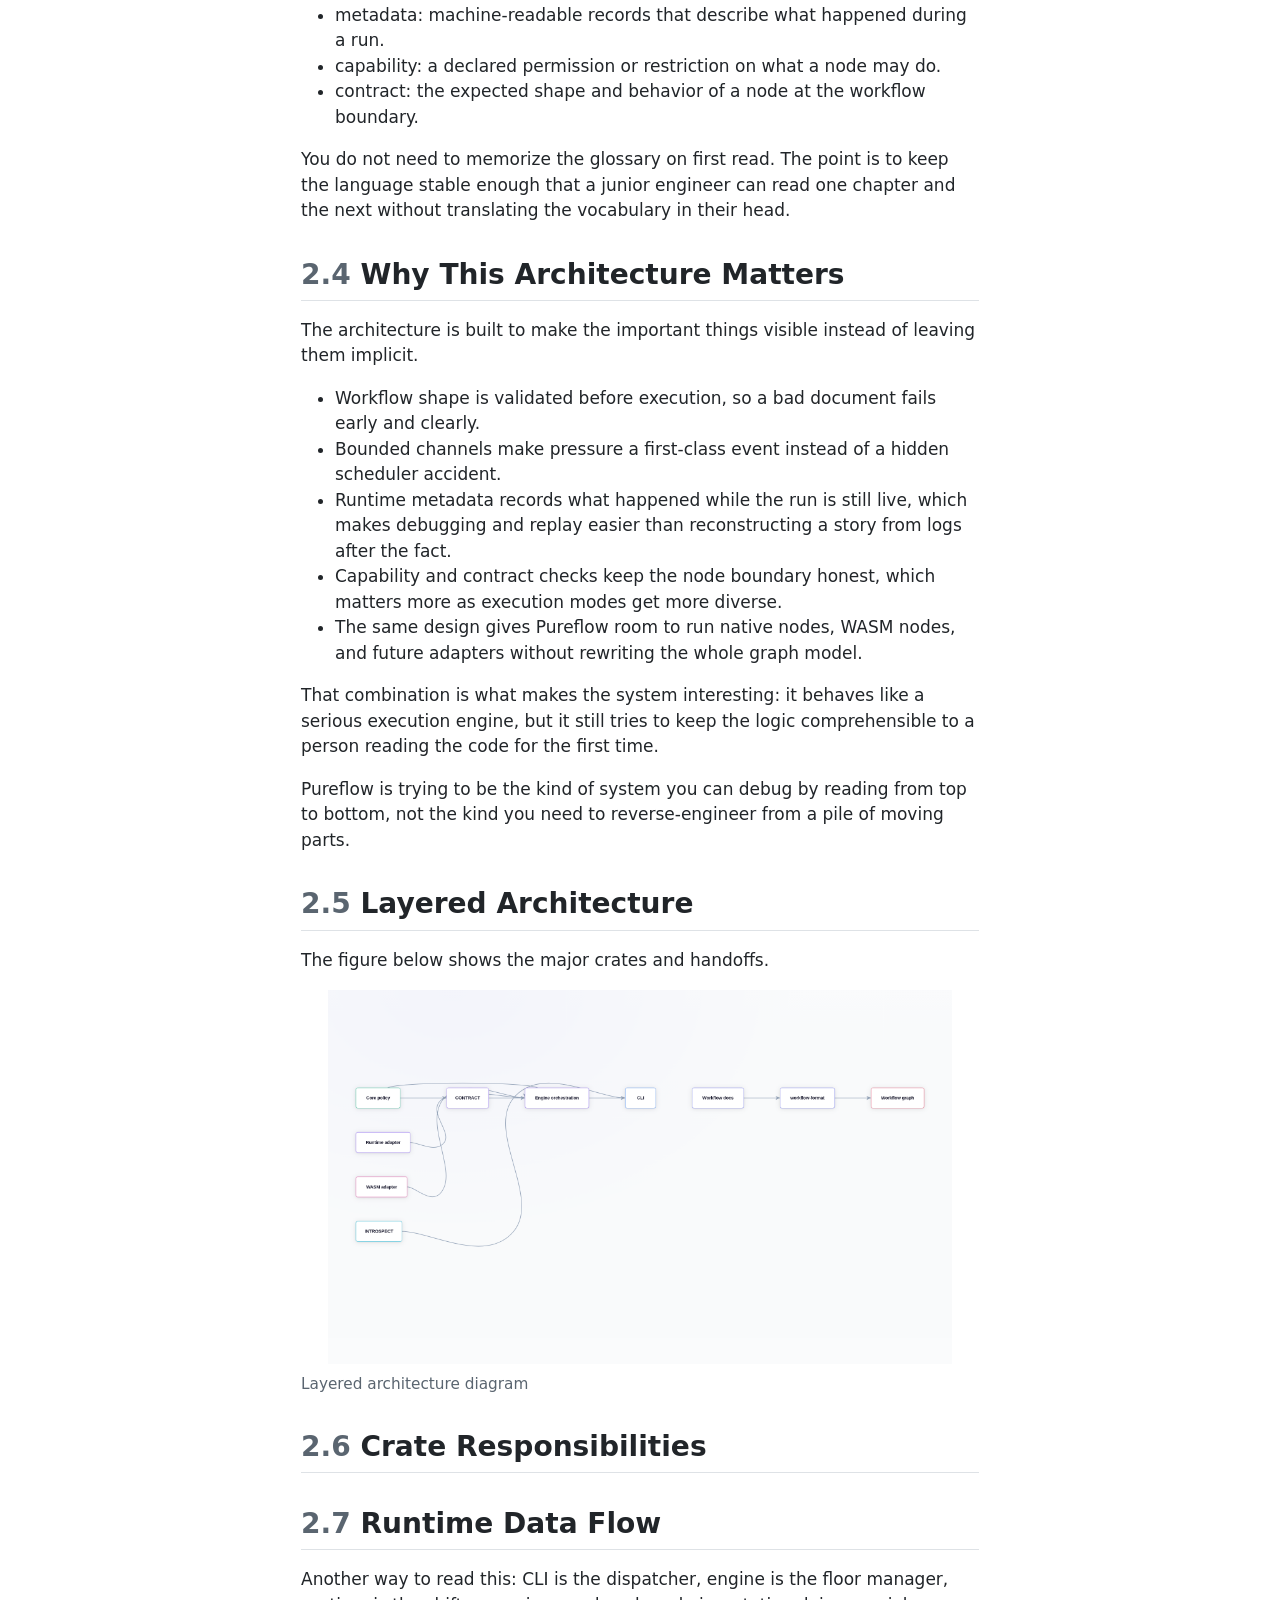
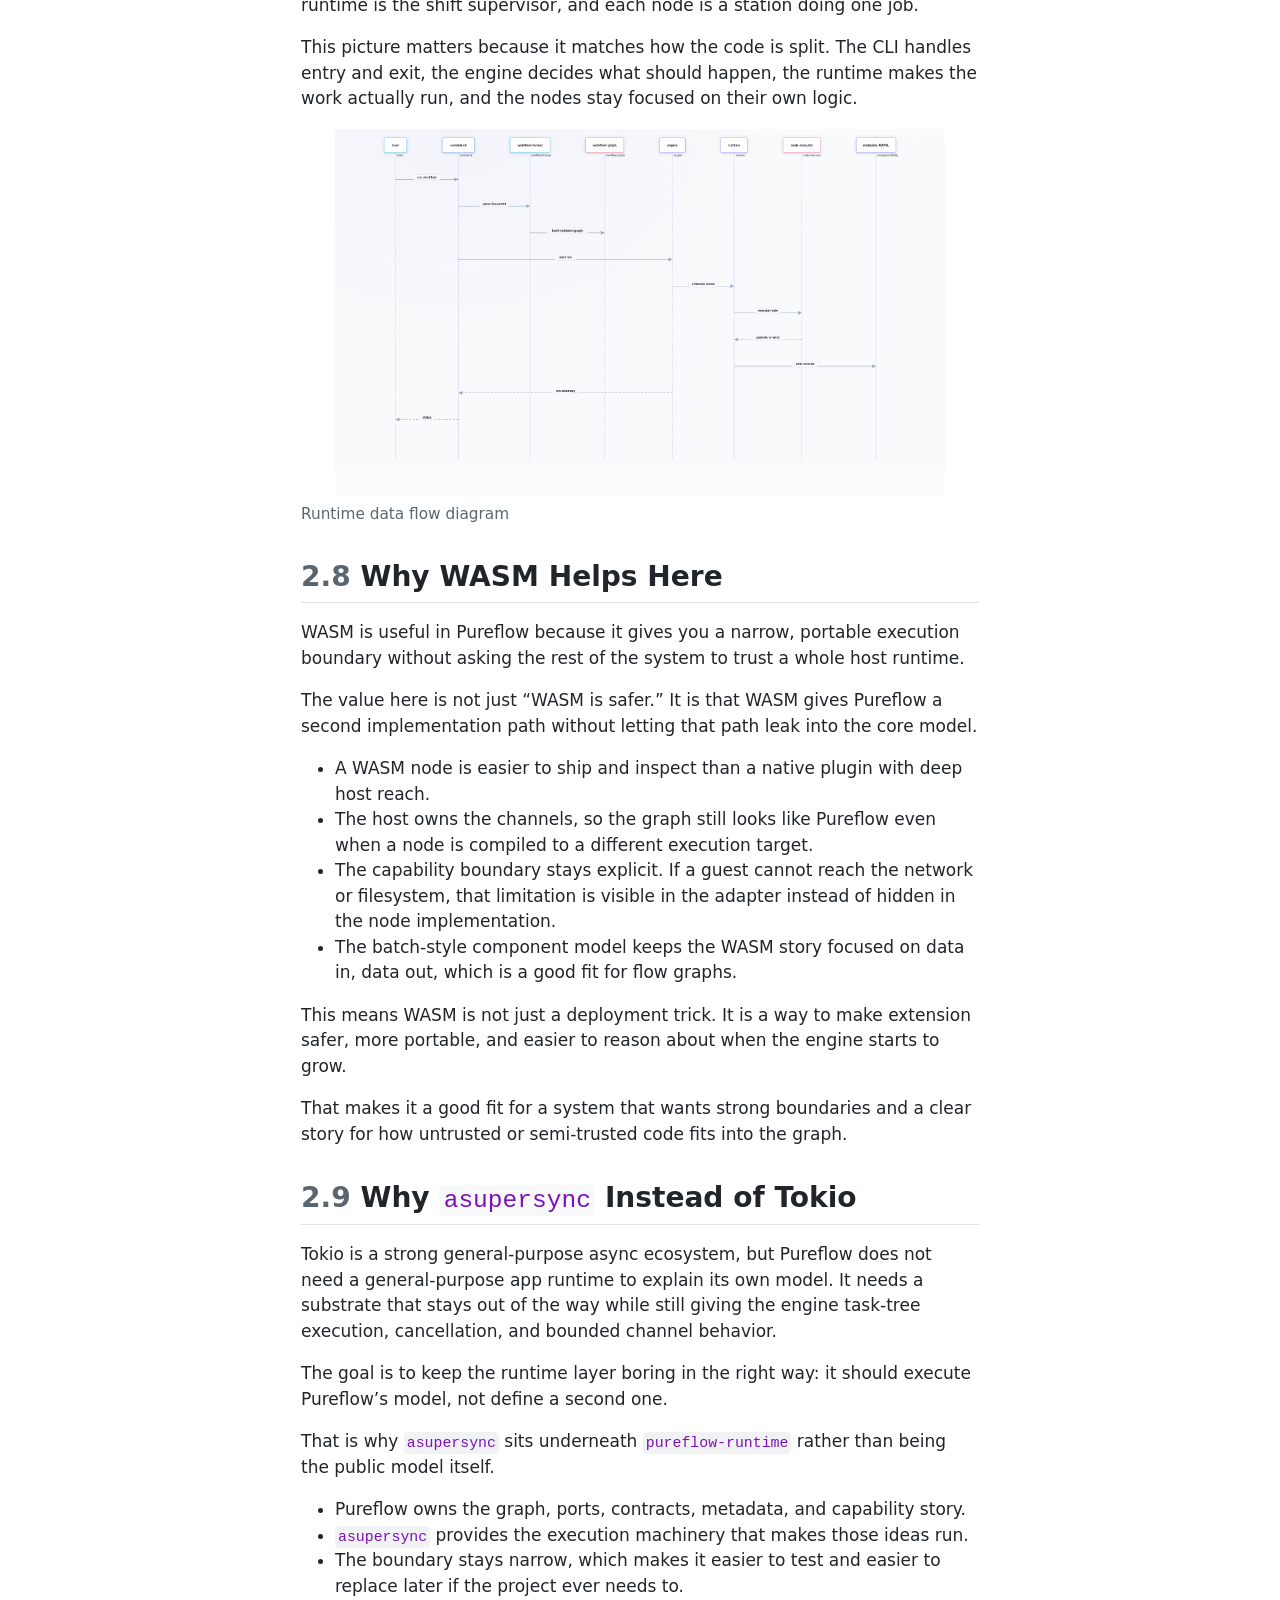
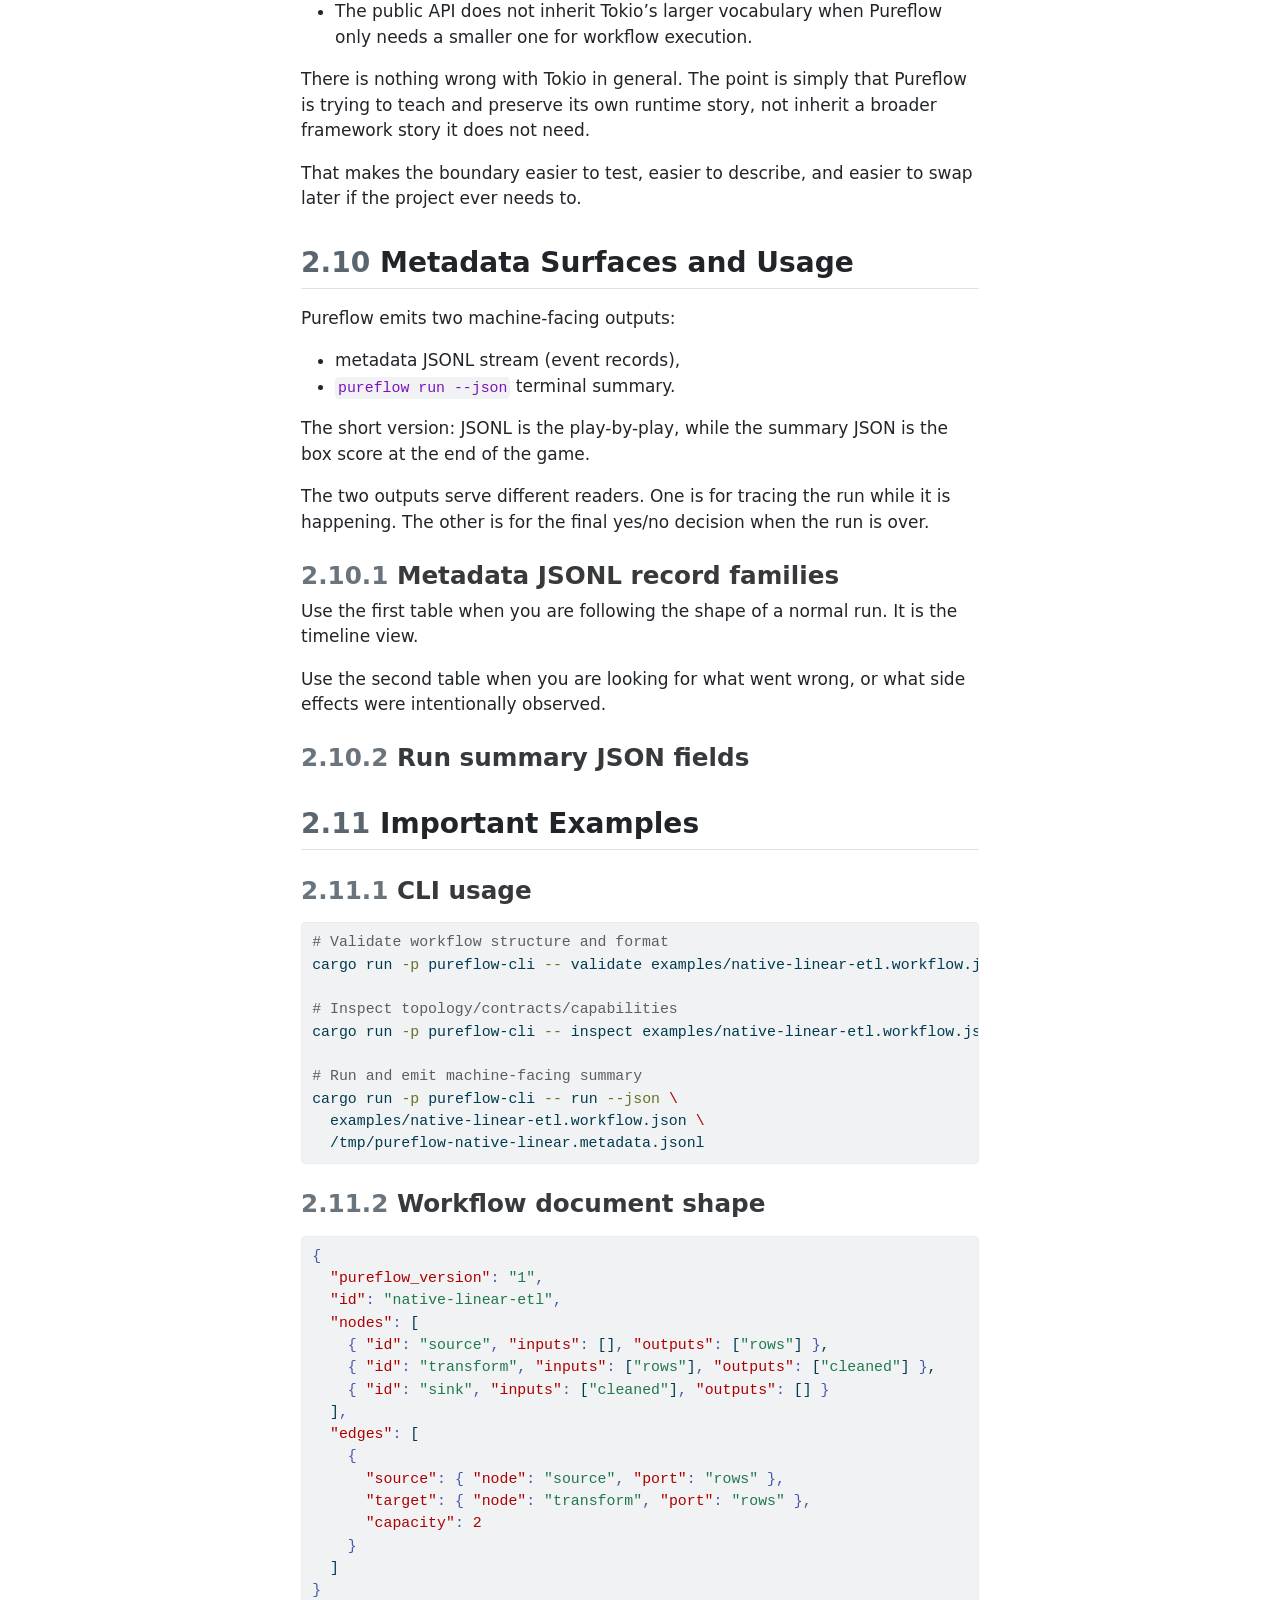
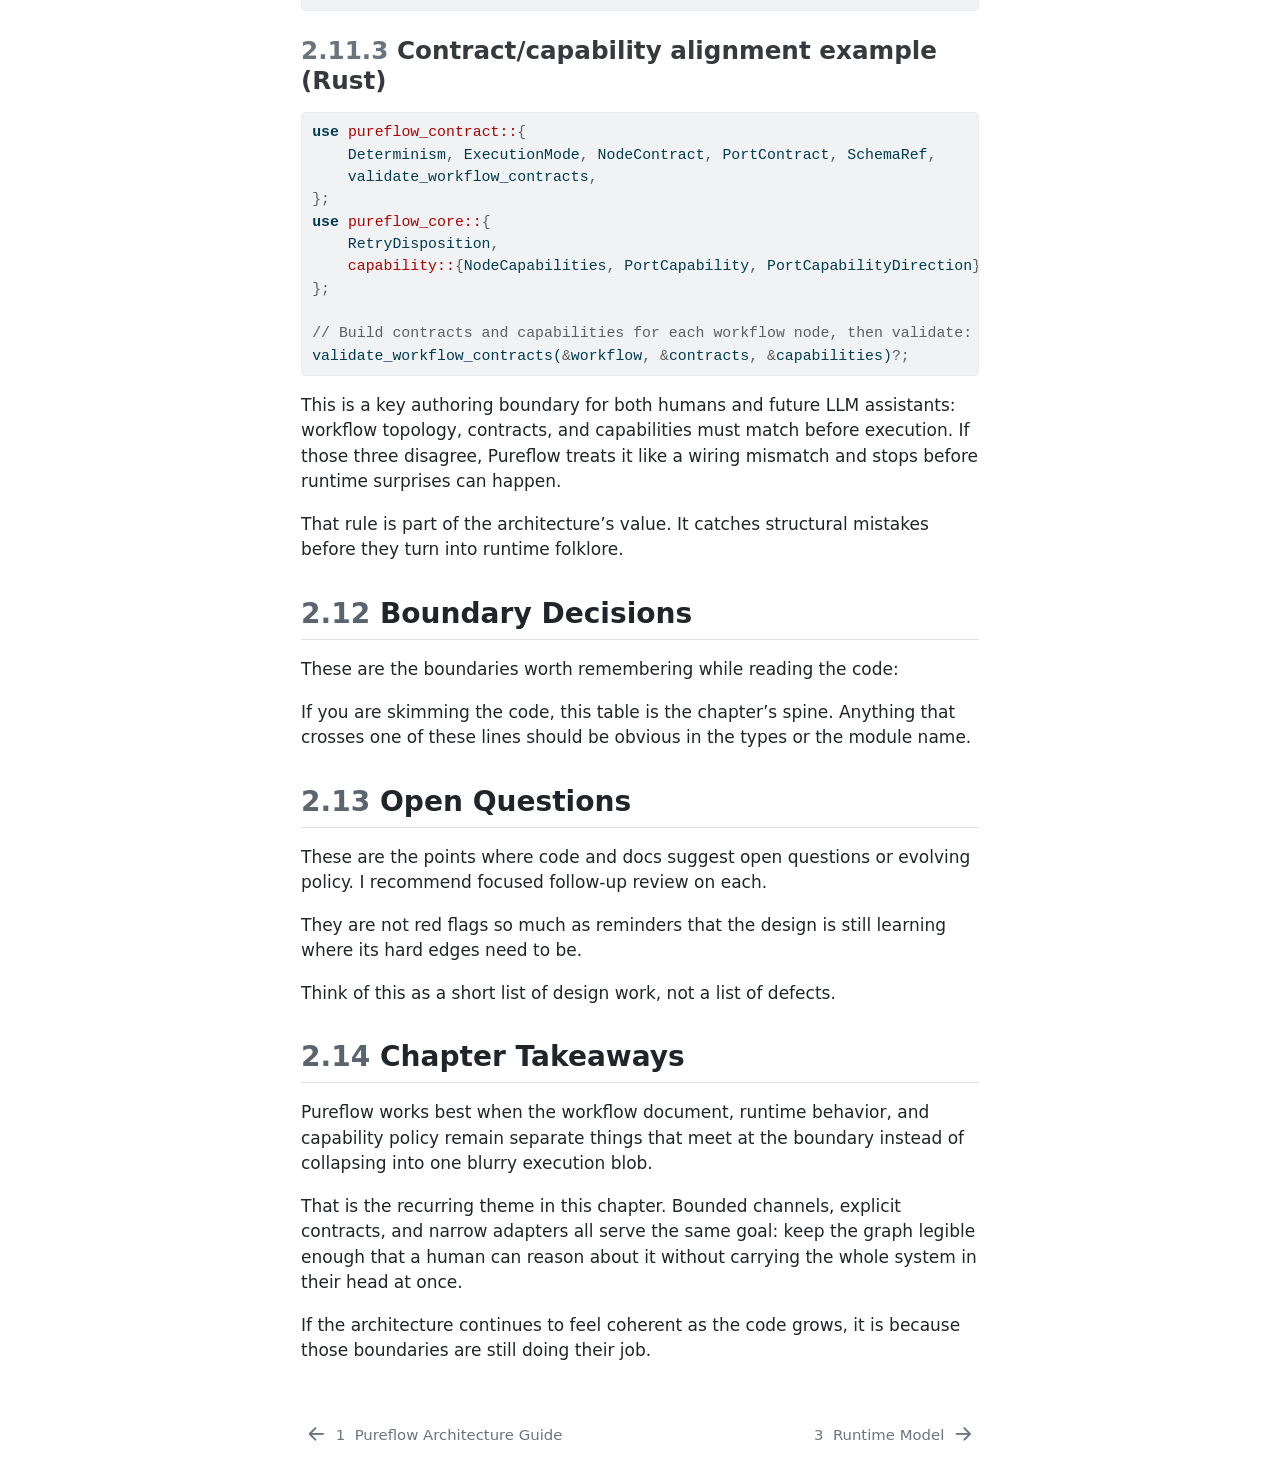
<file: docs/architecture-guide/_output/system-overview.html>
<!DOCTYPE html>
<html xmlns="http://www.w3.org/1999/xhtml" lang="en" xml:lang="en"><head>

<meta charset="utf-8">
<meta name="generator" content="quarto-1.8.26">

<meta name="viewport" content="width=device-width, initial-scale=1.0, user-scalable=yes">


<title>2&nbsp; System Overview – Pureflow Architecture Guide</title>
<style>
code{white-space: pre-wrap;}
span.smallcaps{font-variant: small-caps;}
div.columns{display: flex; gap: min(4vw, 1.5em);}
div.column{flex: auto; overflow-x: auto;}
div.hanging-indent{margin-left: 1.5em; text-indent: -1.5em;}
ul.task-list{list-style: none;}
ul.task-list li input[type="checkbox"] {
  width: 0.8em;
  margin: 0 0.8em 0.2em -1em; /* quarto-specific, see https://github.com/quarto-dev/quarto-cli/issues/4556 */
  vertical-align: middle;
}
/* CSS for syntax highlighting */
html { -webkit-text-size-adjust: 100%; }
pre > code.sourceCode { white-space: pre; position: relative; }
pre > code.sourceCode > span { display: inline-block; line-height: 1.25; }
pre > code.sourceCode > span:empty { height: 1.2em; }
.sourceCode { overflow: visible; }
code.sourceCode > span { color: inherit; text-decoration: inherit; }
div.sourceCode { margin: 1em 0; }
pre.sourceCode { margin: 0; }
@media screen {
div.sourceCode { overflow: auto; }
}
@media print {
pre > code.sourceCode { white-space: pre-wrap; }
pre > code.sourceCode > span { text-indent: -5em; padding-left: 5em; }
}
pre.numberSource code
  { counter-reset: source-line 0; }
pre.numberSource code > span
  { position: relative; left: -4em; counter-increment: source-line; }
pre.numberSource code > span > a:first-child::before
  { content: counter(source-line);
    position: relative; left: -1em; text-align: right; vertical-align: baseline;
    border: none; display: inline-block;
    -webkit-touch-callout: none; -webkit-user-select: none;
    -khtml-user-select: none; -moz-user-select: none;
    -ms-user-select: none; user-select: none;
    padding: 0 4px; width: 4em;
  }
pre.numberSource { margin-left: 3em;  padding-left: 4px; }
div.sourceCode
  {   }
@media screen {
pre > code.sourceCode > span > a:first-child::before { text-decoration: underline; }
}
</style>


<script src="site_libs/quarto-nav/quarto-nav.js"></script>
<script src="site_libs/quarto-nav/headroom.min.js"></script>
<script src="site_libs/clipboard/clipboard.min.js"></script>
<script src="site_libs/quarto-search/autocomplete.umd.js"></script>
<script src="site_libs/quarto-search/fuse.min.js"></script>
<script src="site_libs/quarto-search/quarto-search.js"></script>
<meta name="quarto:offset" content="./">
<link href="./runtime-model.html" rel="next">
<link href="./index.html" rel="prev">
<script src="site_libs/quarto-html/quarto.js" type="module"></script>
<script src="site_libs/quarto-html/tabsets/tabsets.js" type="module"></script>
<script src="site_libs/quarto-html/axe/axe-check.js" type="module"></script>
<script src="site_libs/quarto-html/popper.min.js"></script>
<script src="site_libs/quarto-html/tippy.umd.min.js"></script>
<script src="site_libs/quarto-html/anchor.min.js"></script>
<link href="site_libs/quarto-html/tippy.css" rel="stylesheet">
<link href="site_libs/quarto-html/quarto-syntax-highlighting-587c61ba64f3a5504c4d52d930310e48.css" rel="stylesheet" id="quarto-text-highlighting-styles">
<script src="site_libs/bootstrap/bootstrap.min.js"></script>
<link href="site_libs/bootstrap/bootstrap-icons.css" rel="stylesheet">
<link href="site_libs/bootstrap/bootstrap-d84f1af9771f194bf8b6c9c599b7c873.min.css" rel="stylesheet" append-hash="true" id="quarto-bootstrap" data-mode="light">
<script id="quarto-search-options" type="application/json">{
  "location": "sidebar",
  "copy-button": false,
  "collapse-after": 3,
  "panel-placement": "start",
  "type": "textbox",
  "limit": 50,
  "keyboard-shortcut": [
    "f",
    "/",
    "s"
  ],
  "show-item-context": false,
  "language": {
    "search-no-results-text": "No results",
    "search-matching-documents-text": "matching documents",
    "search-copy-link-title": "Copy link to search",
    "search-hide-matches-text": "Hide additional matches",
    "search-more-match-text": "more match in this document",
    "search-more-matches-text": "more matches in this document",
    "search-clear-button-title": "Clear",
    "search-text-placeholder": "",
    "search-detached-cancel-button-title": "Cancel",
    "search-submit-button-title": "Submit",
    "search-label": "Search"
  }
}</script>


</head>

<body class="nav-sidebar floating quarto-light">

<div id="quarto-search-results"></div>
  <header id="quarto-header" class="headroom fixed-top">
  <nav class="quarto-secondary-nav">
    <div class="container-fluid d-flex">
      <button type="button" class="quarto-btn-toggle btn" data-bs-toggle="collapse" role="button" data-bs-target=".quarto-sidebar-collapse-item" aria-controls="quarto-sidebar" aria-expanded="false" aria-label="Toggle sidebar navigation" onclick="if (window.quartoToggleHeadroom) { window.quartoToggleHeadroom(); }">
        <i class="bi bi-layout-text-sidebar-reverse"></i>
      </button>
        <nav class="quarto-page-breadcrumbs" aria-label="breadcrumb"><ol class="breadcrumb"><li class="breadcrumb-item"><a href="./system-overview.html"><span class="chapter-number">2</span>&nbsp; <span class="chapter-title">System Overview</span></a></li></ol></nav>
        <a class="flex-grow-1" role="navigation" data-bs-toggle="collapse" data-bs-target=".quarto-sidebar-collapse-item" aria-controls="quarto-sidebar" aria-expanded="false" aria-label="Toggle sidebar navigation" onclick="if (window.quartoToggleHeadroom) { window.quartoToggleHeadroom(); }">
        </a>
      <button type="button" class="btn quarto-search-button" aria-label="Search" onclick="window.quartoOpenSearch();">
        <i class="bi bi-search"></i>
      </button>
    </div>
  </nav>
</header>
<!-- content -->
<div id="quarto-content" class="quarto-container page-columns page-rows-contents page-layout-article">
<!-- sidebar -->
  <nav id="quarto-sidebar" class="sidebar collapse collapse-horizontal quarto-sidebar-collapse-item sidebar-navigation floating overflow-auto">
    <div class="pt-lg-2 mt-2 text-left sidebar-header">
    <div class="sidebar-title mb-0 py-0">
      <a href="./">Pureflow Architecture Guide</a>
    </div>
      </div>
        <div class="mt-2 flex-shrink-0 align-items-center">
        <div class="sidebar-search">
        <div id="quarto-search" class="" title="Search"></div>
        </div>
        </div>
    <div class="sidebar-menu-container">
    <ul class="list-unstyled mt-1">
        <li class="sidebar-item">
  <div class="sidebar-item-container">
  <a href="./index.html" class="sidebar-item-text sidebar-link">
 <span class="menu-text"><span class="chapter-number">1</span>&nbsp; <span class="chapter-title">Pureflow Architecture Guide</span></span></a>
  </div>
</li>
        <li class="sidebar-item">
  <div class="sidebar-item-container">
  <a href="./system-overview.html" class="sidebar-item-text sidebar-link active">
 <span class="menu-text"><span class="chapter-number">2</span>&nbsp; <span class="chapter-title">System Overview</span></span></a>
  </div>
</li>
        <li class="sidebar-item">
  <div class="sidebar-item-container">
  <a href="./runtime-model.html" class="sidebar-item-text sidebar-link">
 <span class="menu-text"><span class="chapter-number">3</span>&nbsp; <span class="chapter-title">Runtime Model</span></span></a>
  </div>
</li>
        <li class="sidebar-item">
  <div class="sidebar-item-container">
  <a href="./package-contracts.html" class="sidebar-item-text sidebar-link">
 <span class="menu-text"><span class="chapter-number">4</span>&nbsp; <span class="chapter-title">Package and Contract Boundaries</span></span></a>
  </div>
</li>
        <li class="sidebar-item">
  <div class="sidebar-item-container">
  <a href="./diagrams-and-flows.html" class="sidebar-item-text sidebar-link">
 <span class="menu-text"><span class="chapter-number">5</span>&nbsp; <span class="chapter-title">Diagrams and Flows</span></span></a>
  </div>
</li>
    </ul>
    </div>
</nav>
<div id="quarto-sidebar-glass" class="quarto-sidebar-collapse-item" data-bs-toggle="collapse" data-bs-target=".quarto-sidebar-collapse-item"></div>
<!-- margin-sidebar -->
    <div id="quarto-margin-sidebar" class="sidebar margin-sidebar">
        <nav id="TOC" role="doc-toc" class="toc-active">
    <h2 id="toc-title">Table of contents</h2>

  <ul>
  <li><a href="#pureflow-overview" id="toc-pureflow-overview" class="nav-link active" data-scroll-target="#pureflow-overview"><span class="header-section-number">2.1</span> Pureflow Overview</a></li>
  <li><a href="#original-fbp-roots" id="toc-original-fbp-roots" class="nav-link" data-scroll-target="#original-fbp-roots"><span class="header-section-number">2.2</span> Original FBP Roots</a></li>
  <li><a href="#key-terms" id="toc-key-terms" class="nav-link" data-scroll-target="#key-terms"><span class="header-section-number">2.3</span> Key Terms</a></li>
  <li><a href="#why-this-architecture-matters" id="toc-why-this-architecture-matters" class="nav-link" data-scroll-target="#why-this-architecture-matters"><span class="header-section-number">2.4</span> Why This Architecture Matters</a></li>
  <li><a href="#layered-architecture" id="toc-layered-architecture" class="nav-link" data-scroll-target="#layered-architecture"><span class="header-section-number">2.5</span> Layered Architecture</a></li>
  <li><a href="#crate-responsibilities" id="toc-crate-responsibilities" class="nav-link" data-scroll-target="#crate-responsibilities"><span class="header-section-number">2.6</span> Crate Responsibilities</a></li>
  <li><a href="#runtime-data-flow" id="toc-runtime-data-flow" class="nav-link" data-scroll-target="#runtime-data-flow"><span class="header-section-number">2.7</span> Runtime Data Flow</a></li>
  <li><a href="#why-wasm-helps-here" id="toc-why-wasm-helps-here" class="nav-link" data-scroll-target="#why-wasm-helps-here"><span class="header-section-number">2.8</span> Why WASM Helps Here</a></li>
  <li><a href="#why-asupersync-instead-of-tokio" id="toc-why-asupersync-instead-of-tokio" class="nav-link" data-scroll-target="#why-asupersync-instead-of-tokio"><span class="header-section-number">2.9</span> Why <code>asupersync</code> Instead of Tokio</a></li>
  <li><a href="#metadata-surfaces-and-usage" id="toc-metadata-surfaces-and-usage" class="nav-link" data-scroll-target="#metadata-surfaces-and-usage"><span class="header-section-number">2.10</span> Metadata Surfaces and Usage</a>
  <ul class="collapse">
  <li><a href="#metadata-jsonl-record-families" id="toc-metadata-jsonl-record-families" class="nav-link" data-scroll-target="#metadata-jsonl-record-families"><span class="header-section-number">2.10.1</span> Metadata JSONL record families</a></li>
  <li><a href="#run-summary-json-fields" id="toc-run-summary-json-fields" class="nav-link" data-scroll-target="#run-summary-json-fields"><span class="header-section-number">2.10.2</span> Run summary JSON fields</a></li>
  </ul></li>
  <li><a href="#important-examples" id="toc-important-examples" class="nav-link" data-scroll-target="#important-examples"><span class="header-section-number">2.11</span> Important Examples</a>
  <ul class="collapse">
  <li><a href="#cli-usage" id="toc-cli-usage" class="nav-link" data-scroll-target="#cli-usage"><span class="header-section-number">2.11.1</span> CLI usage</a></li>
  <li><a href="#workflow-document-shape" id="toc-workflow-document-shape" class="nav-link" data-scroll-target="#workflow-document-shape"><span class="header-section-number">2.11.2</span> Workflow document shape</a></li>
  <li><a href="#contractcapability-alignment-example-rust" id="toc-contractcapability-alignment-example-rust" class="nav-link" data-scroll-target="#contractcapability-alignment-example-rust"><span class="header-section-number">2.11.3</span> Contract/capability alignment example (Rust)</a></li>
  </ul></li>
  <li><a href="#boundary-decisions" id="toc-boundary-decisions" class="nav-link" data-scroll-target="#boundary-decisions"><span class="header-section-number">2.12</span> Boundary Decisions</a></li>
  <li><a href="#open-questions" id="toc-open-questions" class="nav-link" data-scroll-target="#open-questions"><span class="header-section-number">2.13</span> Open Questions</a></li>
  <li><a href="#chapter-takeaways" id="toc-chapter-takeaways" class="nav-link" data-scroll-target="#chapter-takeaways"><span class="header-section-number">2.14</span> Chapter Takeaways</a></li>
  </ul>
</nav>
    </div>
<!-- main -->
<main class="content" id="quarto-document-content">

<header id="title-block-header" class="quarto-title-block default">
<div class="quarto-title">
<h1 class="title"><span class="chapter-number">2</span>&nbsp; <span class="chapter-title">System Overview</span></h1>
</div>



<div class="quarto-title-meta">




  </div>



</header>


<section id="pureflow-overview" class="level2" data-number="2.1">
<h2 data-number="2.1" class="anchored" data-anchor-id="pureflow-overview"><span class="header-section-number">2.1</span> Pureflow Overview</h2>
<p>Pureflow is an experimental Flow-Based Programming engine in Rust. It validates workflow documents, executes node graphs through bounded channels, and emits machine-facing metadata and run summaries.</p>
<p>The system is built to keep three things visible at once: what the workflow looks like, how the run is executing, and where the boundaries of responsibility actually sit. That is what makes the rest of the guide worth reading slowly.</p>
<p>If you want a mental model, think of Pureflow like a shipping hub:</p>
<ul>
<li>the workflow document is the route map,</li>
<li>nodes are processing stations,</li>
<li>edges are conveyor belts with finite space,</li>
<li>metadata is the camera footage and scanner log.</li>
</ul>
<p>At a high level, Pureflow separates:</p>
<ul>
<li>static graph and format validation,</li>
<li>runtime execution and orchestration,</li>
<li>contract/capability policy,</li>
<li>introspection and CLI surfaces.</li>
</ul>
<p>If you only remember one thing from this chapter, remember that those concerns are intentionally not mixed together. Most of the design choices in the rest of the guide are there to protect that separation.</p>
</section>
<section id="original-fbp-roots" class="level2" data-number="2.2">
<h2 data-number="2.2" class="anchored" data-anchor-id="original-fbp-roots"><span class="header-section-number">2.2</span> Original FBP Roots</h2>
<p>Pureflow is based on J. Paul Morrison’s original Flow-Based Programming model. That model matters here because it gives the architecture a very practical shape:</p>
<ul>
<li>components behave like long-lived processes instead of one-shot functions,</li>
<li>data moves over bounded channels instead of through hidden shared state,</li>
<li>execution is streaming and demand-driven instead of batch-only,</li>
<li>backpressure becomes visible when downstream work cannot keep up,</li>
<li>the graph stays loosely coupled because each node only knows its ports.</li>
</ul>
<p>That fit is deliberate because it keeps the system honest. You can see where data is waiting, where work is blocked, and where a contract mismatch is really a wiring problem rather than a mysterious runtime bug.</p>
<p>If you are coming from a more traditional scheduler or queue-heavy design, this is the part to notice: FBP is not trying to hide the graph. It is trying to make the graph the thing you reason about.</p>
</section>
<section id="key-terms" class="level2" data-number="2.3">
<h2 data-number="2.3" class="anchored" data-anchor-id="key-terms"><span class="header-section-number">2.3</span> Key Terms</h2>
<p>The guide uses a few runtime terms in a precise way:</p>
<ul>
<li>bounded channels: the edges between nodes have fixed capacity, so sends can block or fail instead of growing without limit.</li>
<li>backpressure: the signal that an upstream node is producing faster than the downstream side can consume.</li>
<li>node: one unit of work in the workflow graph.</li>
<li>port: a named input or output on a node.</li>
<li>packet: one item of data moving across a port.</li>
<li>metadata: machine-readable records that describe what happened during a run.</li>
<li>capability: a declared permission or restriction on what a node may do.</li>
<li>contract: the expected shape and behavior of a node at the workflow boundary.</li>
</ul>
<p>You do not need to memorize the glossary on first read. The point is to keep the language stable enough that a junior engineer can read one chapter and the next without translating the vocabulary in their head.</p>
</section>
<section id="why-this-architecture-matters" class="level2" data-number="2.4">
<h2 data-number="2.4" class="anchored" data-anchor-id="why-this-architecture-matters"><span class="header-section-number">2.4</span> Why This Architecture Matters</h2>
<p>The architecture is built to make the important things visible instead of leaving them implicit.</p>
<ul>
<li>Workflow shape is validated before execution, so a bad document fails early and clearly.</li>
<li>Bounded channels make pressure a first-class event instead of a hidden scheduler accident.</li>
<li>Runtime metadata records what happened while the run is still live, which makes debugging and replay easier than reconstructing a story from logs after the fact.</li>
<li>Capability and contract checks keep the node boundary honest, which matters more as execution modes get more diverse.</li>
<li>The same design gives Pureflow room to run native nodes, WASM nodes, and future adapters without rewriting the whole graph model.</li>
</ul>
<p>That combination is what makes the system interesting: it behaves like a serious execution engine, but it still tries to keep the logic comprehensible to a person reading the code for the first time.</p>
<p>Pureflow is trying to be the kind of system you can debug by reading from top to bottom, not the kind you need to reverse-engineer from a pile of moving parts.</p>
</section>
<section id="layered-architecture" class="level2" data-number="2.5">
<h2 data-number="2.5" class="anchored" data-anchor-id="layered-architecture"><span class="header-section-number">2.5</span> Layered Architecture</h2>
<p>The figure below shows the major crates and handoffs.</p>
<div class="quarto-figure quarto-figure-center">
<figure class="figure">
<p><img src="figures/generated-png/system-overview-layered.png" class="img-fluid figure-img" style="width:92.0%"></p>
<figcaption>Layered architecture diagram</figcaption>
</figure>
</div>
</section>
<section id="crate-responsibilities" class="level2" data-number="2.6">
<h2 data-number="2.6" class="anchored" data-anchor-id="crate-responsibilities"><span class="header-section-number">2.6</span> Crate Responsibilities</h2>

</section>
<section id="runtime-data-flow" class="level2" data-number="2.7">
<h2 data-number="2.7" class="anchored" data-anchor-id="runtime-data-flow"><span class="header-section-number">2.7</span> Runtime Data Flow</h2>
<p>Another way to read this: CLI is the dispatcher, engine is the floor manager, runtime is the shift supervisor, and each node is a station doing one job.</p>
<p>This picture matters because it matches how the code is split. The CLI handles entry and exit, the engine decides what should happen, the runtime makes the work actually run, and the nodes stay focused on their own logic.</p>
<div class="quarto-figure quarto-figure-center">
<figure class="figure">
<p><img src="figures/generated-png/system-overview-runtime-flow.png" class="img-fluid figure-img" style="width:90.0%"></p>
<figcaption>Runtime data flow diagram</figcaption>
</figure>
</div>
</section>
<section id="why-wasm-helps-here" class="level2" data-number="2.8">
<h2 data-number="2.8" class="anchored" data-anchor-id="why-wasm-helps-here"><span class="header-section-number">2.8</span> Why WASM Helps Here</h2>
<p>WASM is useful in Pureflow because it gives you a narrow, portable execution boundary without asking the rest of the system to trust a whole host runtime.</p>
<p>The value here is not just “WASM is safer.” It is that WASM gives Pureflow a second implementation path without letting that path leak into the core model.</p>
<ul>
<li>A WASM node is easier to ship and inspect than a native plugin with deep host reach.</li>
<li>The host owns the channels, so the graph still looks like Pureflow even when a node is compiled to a different execution target.</li>
<li>The capability boundary stays explicit. If a guest cannot reach the network or filesystem, that limitation is visible in the adapter instead of hidden in the node implementation.</li>
<li>The batch-style component model keeps the WASM story focused on data in, data out, which is a good fit for flow graphs.</li>
</ul>
<p>This means WASM is not just a deployment trick. It is a way to make extension safer, more portable, and easier to reason about when the engine starts to grow.</p>
<p>That makes it a good fit for a system that wants strong boundaries and a clear story for how untrusted or semi-trusted code fits into the graph.</p>
</section>
<section id="why-asupersync-instead-of-tokio" class="level2" data-number="2.9">
<h2 data-number="2.9" class="anchored" data-anchor-id="why-asupersync-instead-of-tokio"><span class="header-section-number">2.9</span> Why <code>asupersync</code> Instead of Tokio</h2>
<p>Tokio is a strong general-purpose async ecosystem, but Pureflow does not need a general-purpose app runtime to explain its own model. It needs a substrate that stays out of the way while still giving the engine task-tree execution, cancellation, and bounded channel behavior.</p>
<p>The goal is to keep the runtime layer boring in the right way: it should execute Pureflow’s model, not define a second one.</p>
<p>That is why <code>asupersync</code> sits underneath <code>pureflow-runtime</code> rather than being the public model itself.</p>
<ul>
<li>Pureflow owns the graph, ports, contracts, metadata, and capability story.</li>
<li><code>asupersync</code> provides the execution machinery that makes those ideas run.</li>
<li>The boundary stays narrow, which makes it easier to test and easier to replace later if the project ever needs to.</li>
<li>The public API does not inherit Tokio’s larger vocabulary when Pureflow only needs a smaller one for workflow execution.</li>
</ul>
<p>There is nothing wrong with Tokio in general. The point is simply that Pureflow is trying to teach and preserve its own runtime story, not inherit a broader framework story it does not need.</p>
<p>That makes the boundary easier to test, easier to describe, and easier to swap later if the project ever needs to.</p>
</section>
<section id="metadata-surfaces-and-usage" class="level2" data-number="2.10">
<h2 data-number="2.10" class="anchored" data-anchor-id="metadata-surfaces-and-usage"><span class="header-section-number">2.10</span> Metadata Surfaces and Usage</h2>
<p>Pureflow emits two machine-facing outputs:</p>
<ul>
<li>metadata JSONL stream (event records),</li>
<li><code>pureflow run --json</code> terminal summary.</li>
</ul>
<p>The short version: JSONL is the play-by-play, while the summary JSON is the box score at the end of the game.</p>
<p>The two outputs serve different readers. One is for tracing the run while it is happening. The other is for the final yes/no decision when the run is over.</p>
<section id="metadata-jsonl-record-families" class="level3" data-number="2.10.1">
<h3 data-number="2.10.1" class="anchored" data-anchor-id="metadata-jsonl-record-families"><span class="header-section-number">2.10.1</span> Metadata JSONL record families</h3>
<p>Use the first table when you are following the shape of a normal run. It is the timeline view.</p>
<p>Use the second table when you are looking for what went wrong, or what side effects were intentionally observed.</p>
</section>
<section id="run-summary-json-fields" class="level3" data-number="2.10.2">
<h3 data-number="2.10.2" class="anchored" data-anchor-id="run-summary-json-fields"><span class="header-section-number">2.10.2</span> Run summary JSON fields</h3>

</section>
</section>
<section id="important-examples" class="level2" data-number="2.11">
<h2 data-number="2.11" class="anchored" data-anchor-id="important-examples"><span class="header-section-number">2.11</span> Important Examples</h2>
<section id="cli-usage" class="level3" data-number="2.11.1">
<h3 data-number="2.11.1" class="anchored" data-anchor-id="cli-usage"><span class="header-section-number">2.11.1</span> CLI usage</h3>
<div class="code-copy-outer-scaffold"><div class="sourceCode" id="cb1"><pre class="sourceCode bash code-with-copy"><code class="sourceCode bash"><span id="cb1-1"><a href="#cb1-1" aria-hidden="true" tabindex="-1"></a><span class="co"># Validate workflow structure and format</span></span>
<span id="cb1-2"><a href="#cb1-2" aria-hidden="true" tabindex="-1"></a><span class="ex">cargo</span> run <span class="at">-p</span> pureflow-cli <span class="at">--</span> validate examples/native-linear-etl.workflow.json</span>
<span id="cb1-3"><a href="#cb1-3" aria-hidden="true" tabindex="-1"></a></span>
<span id="cb1-4"><a href="#cb1-4" aria-hidden="true" tabindex="-1"></a><span class="co"># Inspect topology/contracts/capabilities</span></span>
<span id="cb1-5"><a href="#cb1-5" aria-hidden="true" tabindex="-1"></a><span class="ex">cargo</span> run <span class="at">-p</span> pureflow-cli <span class="at">--</span> inspect examples/native-linear-etl.workflow.json</span>
<span id="cb1-6"><a href="#cb1-6" aria-hidden="true" tabindex="-1"></a></span>
<span id="cb1-7"><a href="#cb1-7" aria-hidden="true" tabindex="-1"></a><span class="co"># Run and emit machine-facing summary</span></span>
<span id="cb1-8"><a href="#cb1-8" aria-hidden="true" tabindex="-1"></a><span class="ex">cargo</span> run <span class="at">-p</span> pureflow-cli <span class="at">--</span> run <span class="at">--json</span> <span class="dt">\</span></span>
<span id="cb1-9"><a href="#cb1-9" aria-hidden="true" tabindex="-1"></a>  examples/native-linear-etl.workflow.json <span class="dt">\</span></span>
<span id="cb1-10"><a href="#cb1-10" aria-hidden="true" tabindex="-1"></a>  /tmp/pureflow-native-linear.metadata.jsonl</span></code></pre></div><button title="Copy to Clipboard" class="code-copy-button"><i class="bi"></i></button></div>
</section>
<section id="workflow-document-shape" class="level3" data-number="2.11.2">
<h3 data-number="2.11.2" class="anchored" data-anchor-id="workflow-document-shape"><span class="header-section-number">2.11.2</span> Workflow document shape</h3>
<div class="code-copy-outer-scaffold"><div class="sourceCode" id="cb2"><pre class="sourceCode json code-with-copy"><code class="sourceCode json"><span id="cb2-1"><a href="#cb2-1" aria-hidden="true" tabindex="-1"></a><span class="fu">{</span></span>
<span id="cb2-2"><a href="#cb2-2" aria-hidden="true" tabindex="-1"></a>  <span class="dt">"pureflow_version"</span><span class="fu">:</span> <span class="st">"1"</span><span class="fu">,</span></span>
<span id="cb2-3"><a href="#cb2-3" aria-hidden="true" tabindex="-1"></a>  <span class="dt">"id"</span><span class="fu">:</span> <span class="st">"native-linear-etl"</span><span class="fu">,</span></span>
<span id="cb2-4"><a href="#cb2-4" aria-hidden="true" tabindex="-1"></a>  <span class="dt">"nodes"</span><span class="fu">:</span> <span class="ot">[</span></span>
<span id="cb2-5"><a href="#cb2-5" aria-hidden="true" tabindex="-1"></a>    <span class="fu">{</span> <span class="dt">"id"</span><span class="fu">:</span> <span class="st">"source"</span><span class="fu">,</span> <span class="dt">"inputs"</span><span class="fu">:</span> <span class="ot">[]</span><span class="fu">,</span> <span class="dt">"outputs"</span><span class="fu">:</span> <span class="ot">[</span><span class="st">"rows"</span><span class="ot">]</span> <span class="fu">}</span><span class="ot">,</span></span>
<span id="cb2-6"><a href="#cb2-6" aria-hidden="true" tabindex="-1"></a>    <span class="fu">{</span> <span class="dt">"id"</span><span class="fu">:</span> <span class="st">"transform"</span><span class="fu">,</span> <span class="dt">"inputs"</span><span class="fu">:</span> <span class="ot">[</span><span class="st">"rows"</span><span class="ot">]</span><span class="fu">,</span> <span class="dt">"outputs"</span><span class="fu">:</span> <span class="ot">[</span><span class="st">"cleaned"</span><span class="ot">]</span> <span class="fu">}</span><span class="ot">,</span></span>
<span id="cb2-7"><a href="#cb2-7" aria-hidden="true" tabindex="-1"></a>    <span class="fu">{</span> <span class="dt">"id"</span><span class="fu">:</span> <span class="st">"sink"</span><span class="fu">,</span> <span class="dt">"inputs"</span><span class="fu">:</span> <span class="ot">[</span><span class="st">"cleaned"</span><span class="ot">]</span><span class="fu">,</span> <span class="dt">"outputs"</span><span class="fu">:</span> <span class="ot">[]</span> <span class="fu">}</span></span>
<span id="cb2-8"><a href="#cb2-8" aria-hidden="true" tabindex="-1"></a>  <span class="ot">]</span><span class="fu">,</span></span>
<span id="cb2-9"><a href="#cb2-9" aria-hidden="true" tabindex="-1"></a>  <span class="dt">"edges"</span><span class="fu">:</span> <span class="ot">[</span></span>
<span id="cb2-10"><a href="#cb2-10" aria-hidden="true" tabindex="-1"></a>    <span class="fu">{</span></span>
<span id="cb2-11"><a href="#cb2-11" aria-hidden="true" tabindex="-1"></a>      <span class="dt">"source"</span><span class="fu">:</span> <span class="fu">{</span> <span class="dt">"node"</span><span class="fu">:</span> <span class="st">"source"</span><span class="fu">,</span> <span class="dt">"port"</span><span class="fu">:</span> <span class="st">"rows"</span> <span class="fu">},</span></span>
<span id="cb2-12"><a href="#cb2-12" aria-hidden="true" tabindex="-1"></a>      <span class="dt">"target"</span><span class="fu">:</span> <span class="fu">{</span> <span class="dt">"node"</span><span class="fu">:</span> <span class="st">"transform"</span><span class="fu">,</span> <span class="dt">"port"</span><span class="fu">:</span> <span class="st">"rows"</span> <span class="fu">},</span></span>
<span id="cb2-13"><a href="#cb2-13" aria-hidden="true" tabindex="-1"></a>      <span class="dt">"capacity"</span><span class="fu">:</span> <span class="dv">2</span></span>
<span id="cb2-14"><a href="#cb2-14" aria-hidden="true" tabindex="-1"></a>    <span class="fu">}</span></span>
<span id="cb2-15"><a href="#cb2-15" aria-hidden="true" tabindex="-1"></a>  <span class="ot">]</span></span>
<span id="cb2-16"><a href="#cb2-16" aria-hidden="true" tabindex="-1"></a><span class="fu">}</span></span></code></pre></div><button title="Copy to Clipboard" class="code-copy-button"><i class="bi"></i></button></div>
</section>
<section id="contractcapability-alignment-example-rust" class="level3" data-number="2.11.3">
<h3 data-number="2.11.3" class="anchored" data-anchor-id="contractcapability-alignment-example-rust"><span class="header-section-number">2.11.3</span> Contract/capability alignment example (Rust)</h3>
<div class="code-copy-outer-scaffold"><div class="sourceCode" id="cb3"><pre class="sourceCode rust code-with-copy"><code class="sourceCode rust"><span id="cb3-1"><a href="#cb3-1" aria-hidden="true" tabindex="-1"></a><span class="kw">use</span> <span class="pp">pureflow_contract::</span><span class="op">{</span></span>
<span id="cb3-2"><a href="#cb3-2" aria-hidden="true" tabindex="-1"></a>    Determinism<span class="op">,</span> ExecutionMode<span class="op">,</span> NodeContract<span class="op">,</span> PortContract<span class="op">,</span> SchemaRef<span class="op">,</span></span>
<span id="cb3-3"><a href="#cb3-3" aria-hidden="true" tabindex="-1"></a>    validate_workflow_contracts<span class="op">,</span></span>
<span id="cb3-4"><a href="#cb3-4" aria-hidden="true" tabindex="-1"></a><span class="op">};</span></span>
<span id="cb3-5"><a href="#cb3-5" aria-hidden="true" tabindex="-1"></a><span class="kw">use</span> <span class="pp">pureflow_core::</span><span class="op">{</span></span>
<span id="cb3-6"><a href="#cb3-6" aria-hidden="true" tabindex="-1"></a>    RetryDisposition<span class="op">,</span></span>
<span id="cb3-7"><a href="#cb3-7" aria-hidden="true" tabindex="-1"></a>    <span class="pp">capability::</span><span class="op">{</span>NodeCapabilities<span class="op">,</span> PortCapability<span class="op">,</span> PortCapabilityDirection<span class="op">},</span></span>
<span id="cb3-8"><a href="#cb3-8" aria-hidden="true" tabindex="-1"></a><span class="op">};</span></span>
<span id="cb3-9"><a href="#cb3-9" aria-hidden="true" tabindex="-1"></a></span>
<span id="cb3-10"><a href="#cb3-10" aria-hidden="true" tabindex="-1"></a><span class="co">// Build contracts and capabilities for each workflow node, then validate:</span></span>
<span id="cb3-11"><a href="#cb3-11" aria-hidden="true" tabindex="-1"></a>validate_workflow_contracts(<span class="op">&amp;</span>workflow<span class="op">,</span> <span class="op">&amp;</span>contracts<span class="op">,</span> <span class="op">&amp;</span>capabilities)<span class="op">?;</span></span></code></pre></div><button title="Copy to Clipboard" class="code-copy-button"><i class="bi"></i></button></div>
<p>This is a key authoring boundary for both humans and future LLM assistants: workflow topology, contracts, and capabilities must match before execution. If those three disagree, Pureflow treats it like a wiring mismatch and stops before runtime surprises can happen.</p>
<p>That rule is part of the architecture’s value. It catches structural mistakes before they turn into runtime folklore.</p>
</section>
</section>
<section id="boundary-decisions" class="level2" data-number="2.12">
<h2 data-number="2.12" class="anchored" data-anchor-id="boundary-decisions"><span class="header-section-number">2.12</span> Boundary Decisions</h2>
<p>These are the boundaries worth remembering while reading the code:</p>
<p>If you are skimming the code, this table is the chapter’s spine. Anything that crosses one of these lines should be obvious in the types or the module name.</p>
</section>
<section id="open-questions" class="level2" data-number="2.13">
<h2 data-number="2.13" class="anchored" data-anchor-id="open-questions"><span class="header-section-number">2.13</span> Open Questions</h2>
<p>These are the points where code and docs suggest open questions or evolving policy. I recommend focused follow-up review on each.</p>
<p>They are not red flags so much as reminders that the design is still learning where its hard edges need to be.</p>
<p>Think of this as a short list of design work, not a list of defects.</p>
</section>
<section id="chapter-takeaways" class="level2" data-number="2.14">
<h2 data-number="2.14" class="anchored" data-anchor-id="chapter-takeaways"><span class="header-section-number">2.14</span> Chapter Takeaways</h2>
<p>Pureflow works best when the workflow document, runtime behavior, and capability policy remain separate things that meet at the boundary instead of collapsing into one blurry execution blob.</p>
<p>That is the recurring theme in this chapter. Bounded channels, explicit contracts, and narrow adapters all serve the same goal: keep the graph legible enough that a human can reason about it without carrying the whole system in their head at once.</p>
<p>If the architecture continues to feel coherent as the code grows, it is because those boundaries are still doing their job.</p>


</section>

</main> <!-- /main -->
<script id="quarto-html-after-body" type="application/javascript">
  window.document.addEventListener("DOMContentLoaded", function (event) {
    const icon = "";
    const anchorJS = new window.AnchorJS();
    anchorJS.options = {
      placement: 'right',
      icon: icon
    };
    anchorJS.add('.anchored');
    const isCodeAnnotation = (el) => {
      for (const clz of el.classList) {
        if (clz.startsWith('code-annotation-')) {
          return true;
        }
      }
      return false;
    }
    const onCopySuccess = function(e) {
      // button target
      const button = e.trigger;
      // don't keep focus
      button.blur();
      // flash "checked"
      button.classList.add('code-copy-button-checked');
      var currentTitle = button.getAttribute("title");
      button.setAttribute("title", "Copied!");
      let tooltip;
      if (window.bootstrap) {
        button.setAttribute("data-bs-toggle", "tooltip");
        button.setAttribute("data-bs-placement", "left");
        button.setAttribute("data-bs-title", "Copied!");
        tooltip = new bootstrap.Tooltip(button,
          { trigger: "manual",
            customClass: "code-copy-button-tooltip",
            offset: [0, -8]});
        tooltip.show();
      }
      setTimeout(function() {
        if (tooltip) {
          tooltip.hide();
          button.removeAttribute("data-bs-title");
          button.removeAttribute("data-bs-toggle");
          button.removeAttribute("data-bs-placement");
        }
        button.setAttribute("title", currentTitle);
        button.classList.remove('code-copy-button-checked');
      }, 1000);
      // clear code selection
      e.clearSelection();
    }
    const getTextToCopy = function(trigger) {
      const outerScaffold = trigger.parentElement.cloneNode(true);
      const codeEl = outerScaffold.querySelector('code');
      for (const childEl of codeEl.children) {
        if (isCodeAnnotation(childEl)) {
          childEl.remove();
        }
      }
      return codeEl.innerText;
    }
    const clipboard = new window.ClipboardJS('.code-copy-button:not([data-in-quarto-modal])', {
      text: getTextToCopy
    });
    clipboard.on('success', onCopySuccess);
    if (window.document.getElementById('quarto-embedded-source-code-modal')) {
      const clipboardModal = new window.ClipboardJS('.code-copy-button[data-in-quarto-modal]', {
        text: getTextToCopy,
        container: window.document.getElementById('quarto-embedded-source-code-modal')
      });
      clipboardModal.on('success', onCopySuccess);
    }
      var localhostRegex = new RegExp(/^(?:http|https):\/\/localhost\:?[0-9]*\//);
      var mailtoRegex = new RegExp(/^mailto:/);
        var filterRegex = new RegExp('/' + window.location.host + '/');
      var isInternal = (href) => {
          return filterRegex.test(href) || localhostRegex.test(href) || mailtoRegex.test(href);
      }
      // Inspect non-navigation links and adorn them if external
     var links = window.document.querySelectorAll('a[href]:not(.nav-link):not(.navbar-brand):not(.toc-action):not(.sidebar-link):not(.sidebar-item-toggle):not(.pagination-link):not(.no-external):not([aria-hidden]):not(.dropdown-item):not(.quarto-navigation-tool):not(.about-link)');
      for (var i=0; i<links.length; i++) {
        const link = links[i];
        if (!isInternal(link.href)) {
          // undo the damage that might have been done by quarto-nav.js in the case of
          // links that we want to consider external
          if (link.dataset.originalHref !== undefined) {
            link.href = link.dataset.originalHref;
          }
        }
      }
    function tippyHover(el, contentFn, onTriggerFn, onUntriggerFn) {
      const config = {
        allowHTML: true,
        maxWidth: 500,
        delay: 100,
        arrow: false,
        appendTo: function(el) {
            return el.parentElement;
        },
        interactive: true,
        interactiveBorder: 10,
        theme: 'quarto',
        placement: 'bottom-start',
      };
      if (contentFn) {
        config.content = contentFn;
      }
      if (onTriggerFn) {
        config.onTrigger = onTriggerFn;
      }
      if (onUntriggerFn) {
        config.onUntrigger = onUntriggerFn;
      }
      window.tippy(el, config);
    }
    const noterefs = window.document.querySelectorAll('a[role="doc-noteref"]');
    for (var i=0; i<noterefs.length; i++) {
      const ref = noterefs[i];
      tippyHover(ref, function() {
        // use id or data attribute instead here
        let href = ref.getAttribute('data-footnote-href') || ref.getAttribute('href');
        try { href = new URL(href).hash; } catch {}
        const id = href.replace(/^#\/?/, "");
        const note = window.document.getElementById(id);
        if (note) {
          return note.innerHTML;
        } else {
          return "";
        }
      });
    }
    const xrefs = window.document.querySelectorAll('a.quarto-xref');
    const processXRef = (id, note) => {
      // Strip column container classes
      const stripColumnClz = (el) => {
        el.classList.remove("page-full", "page-columns");
        if (el.children) {
          for (const child of el.children) {
            stripColumnClz(child);
          }
        }
      }
      stripColumnClz(note)
      if (id === null || id.startsWith('sec-')) {
        // Special case sections, only their first couple elements
        const container = document.createElement("div");
        if (note.children && note.children.length > 2) {
          container.appendChild(note.children[0].cloneNode(true));
          for (let i = 1; i < note.children.length; i++) {
            const child = note.children[i];
            if (child.tagName === "P" && child.innerText === "") {
              continue;
            } else {
              container.appendChild(child.cloneNode(true));
              break;
            }
          }
          if (window.Quarto?.typesetMath) {
            window.Quarto.typesetMath(container);
          }
          return container.innerHTML
        } else {
          if (window.Quarto?.typesetMath) {
            window.Quarto.typesetMath(note);
          }
          return note.innerHTML;
        }
      } else {
        // Remove any anchor links if they are present
        const anchorLink = note.querySelector('a.anchorjs-link');
        if (anchorLink) {
          anchorLink.remove();
        }
        if (window.Quarto?.typesetMath) {
          window.Quarto.typesetMath(note);
        }
        if (note.classList.contains("callout")) {
          return note.outerHTML;
        } else {
          return note.innerHTML;
        }
      }
    }
    for (var i=0; i<xrefs.length; i++) {
      const xref = xrefs[i];
      tippyHover(xref, undefined, function(instance) {
        instance.disable();
        let url = xref.getAttribute('href');
        let hash = undefined;
        if (url.startsWith('#')) {
          hash = url;
        } else {
          try { hash = new URL(url).hash; } catch {}
        }
        if (hash) {
          const id = hash.replace(/^#\/?/, "");
          const note = window.document.getElementById(id);
          if (note !== null) {
            try {
              const html = processXRef(id, note.cloneNode(true));
              instance.setContent(html);
            } finally {
              instance.enable();
              instance.show();
            }
          } else {
            // See if we can fetch this
            fetch(url.split('#')[0])
            .then(res => res.text())
            .then(html => {
              const parser = new DOMParser();
              const htmlDoc = parser.parseFromString(html, "text/html");
              const note = htmlDoc.getElementById(id);
              if (note !== null) {
                const html = processXRef(id, note);
                instance.setContent(html);
              }
            }).finally(() => {
              instance.enable();
              instance.show();
            });
          }
        } else {
          // See if we can fetch a full url (with no hash to target)
          // This is a special case and we should probably do some content thinning / targeting
          fetch(url)
          .then(res => res.text())
          .then(html => {
            const parser = new DOMParser();
            const htmlDoc = parser.parseFromString(html, "text/html");
            const note = htmlDoc.querySelector('main.content');
            if (note !== null) {
              // This should only happen for chapter cross references
              // (since there is no id in the URL)
              // remove the first header
              if (note.children.length > 0 && note.children[0].tagName === "HEADER") {
                note.children[0].remove();
              }
              const html = processXRef(null, note);
              instance.setContent(html);
            }
          }).finally(() => {
            instance.enable();
            instance.show();
          });
        }
      }, function(instance) {
      });
    }
        let selectedAnnoteEl;
        const selectorForAnnotation = ( cell, annotation) => {
          let cellAttr = 'data-code-cell="' + cell + '"';
          let lineAttr = 'data-code-annotation="' +  annotation + '"';
          const selector = 'span[' + cellAttr + '][' + lineAttr + ']';
          return selector;
        }
        const selectCodeLines = (annoteEl) => {
          const doc = window.document;
          const targetCell = annoteEl.getAttribute("data-target-cell");
          const targetAnnotation = annoteEl.getAttribute("data-target-annotation");
          const annoteSpan = window.document.querySelector(selectorForAnnotation(targetCell, targetAnnotation));
          const lines = annoteSpan.getAttribute("data-code-lines").split(",");
          const lineIds = lines.map((line) => {
            return targetCell + "-" + line;
          })
          let top = null;
          let height = null;
          let parent = null;
          if (lineIds.length > 0) {
              //compute the position of the single el (top and bottom and make a div)
              const el = window.document.getElementById(lineIds[0]);
              top = el.offsetTop;
              height = el.offsetHeight;
              parent = el.parentElement.parentElement;
            if (lineIds.length > 1) {
              const lastEl = window.document.getElementById(lineIds[lineIds.length - 1]);
              const bottom = lastEl.offsetTop + lastEl.offsetHeight;
              height = bottom - top;
            }
            if (top !== null && height !== null && parent !== null) {
              // cook up a div (if necessary) and position it
              let div = window.document.getElementById("code-annotation-line-highlight");
              if (div === null) {
                div = window.document.createElement("div");
                div.setAttribute("id", "code-annotation-line-highlight");
                div.style.position = 'absolute';
                parent.appendChild(div);
              }
              div.style.top = top - 2 + "px";
              div.style.height = height + 4 + "px";
              div.style.left = 0;
              let gutterDiv = window.document.getElementById("code-annotation-line-highlight-gutter");
              if (gutterDiv === null) {
                gutterDiv = window.document.createElement("div");
                gutterDiv.setAttribute("id", "code-annotation-line-highlight-gutter");
                gutterDiv.style.position = 'absolute';
                const codeCell = window.document.getElementById(targetCell);
                const gutter = codeCell.querySelector('.code-annotation-gutter');
                gutter.appendChild(gutterDiv);
              }
              gutterDiv.style.top = top - 2 + "px";
              gutterDiv.style.height = height + 4 + "px";
            }
            selectedAnnoteEl = annoteEl;
          }
        };
        const unselectCodeLines = () => {
          const elementsIds = ["code-annotation-line-highlight", "code-annotation-line-highlight-gutter"];
          elementsIds.forEach((elId) => {
            const div = window.document.getElementById(elId);
            if (div) {
              div.remove();
            }
          });
          selectedAnnoteEl = undefined;
        };
          // Handle positioning of the toggle
      window.addEventListener(
        "resize",
        throttle(() => {
          elRect = undefined;
          if (selectedAnnoteEl) {
            selectCodeLines(selectedAnnoteEl);
          }
        }, 10)
      );
      function throttle(fn, ms) {
      let throttle = false;
      let timer;
        return (...args) => {
          if(!throttle) { // first call gets through
              fn.apply(this, args);
              throttle = true;
          } else { // all the others get throttled
              if(timer) clearTimeout(timer); // cancel #2
              timer = setTimeout(() => {
                fn.apply(this, args);
                timer = throttle = false;
              }, ms);
          }
        };
      }
        // Attach click handler to the DT
        const annoteDls = window.document.querySelectorAll('dt[data-target-cell]');
        for (const annoteDlNode of annoteDls) {
          annoteDlNode.addEventListener('click', (event) => {
            const clickedEl = event.target;
            if (clickedEl !== selectedAnnoteEl) {
              unselectCodeLines();
              const activeEl = window.document.querySelector('dt[data-target-cell].code-annotation-active');
              if (activeEl) {
                activeEl.classList.remove('code-annotation-active');
              }
              selectCodeLines(clickedEl);
              clickedEl.classList.add('code-annotation-active');
            } else {
              // Unselect the line
              unselectCodeLines();
              clickedEl.classList.remove('code-annotation-active');
            }
          });
        }
    const findCites = (el) => {
      const parentEl = el.parentElement;
      if (parentEl) {
        const cites = parentEl.dataset.cites;
        if (cites) {
          return {
            el,
            cites: cites.split(' ')
          };
        } else {
          return findCites(el.parentElement)
        }
      } else {
        return undefined;
      }
    };
    var bibliorefs = window.document.querySelectorAll('a[role="doc-biblioref"]');
    for (var i=0; i<bibliorefs.length; i++) {
      const ref = bibliorefs[i];
      const citeInfo = findCites(ref);
      if (citeInfo) {
        tippyHover(citeInfo.el, function() {
          var popup = window.document.createElement('div');
          citeInfo.cites.forEach(function(cite) {
            var citeDiv = window.document.createElement('div');
            citeDiv.classList.add('hanging-indent');
            citeDiv.classList.add('csl-entry');
            var biblioDiv = window.document.getElementById('ref-' + cite);
            if (biblioDiv) {
              citeDiv.innerHTML = biblioDiv.innerHTML;
            }
            popup.appendChild(citeDiv);
          });
          return popup.innerHTML;
        });
      }
    }
  });
  </script>
<nav class="page-navigation">
  <div class="nav-page nav-page-previous">
      <a href="./index.html" class="pagination-link" aria-label="Pureflow Architecture Guide">
        <i class="bi bi-arrow-left-short"></i> <span class="nav-page-text"><span class="chapter-number">1</span>&nbsp; <span class="chapter-title">Pureflow Architecture Guide</span></span>
      </a>
  </div>
  <div class="nav-page nav-page-next">
      <a href="./runtime-model.html" class="pagination-link" aria-label="Runtime Model">
        <span class="nav-page-text"><span class="chapter-number">3</span>&nbsp; <span class="chapter-title">Runtime Model</span></span> <i class="bi bi-arrow-right-short"></i>
      </a>
  </div>
</nav>
</div> <!-- /content -->




</body></html>
</file>
<file: docs/architecture-guide/_output/site_libs/quarto-html/tippy.css>
.tippy-box[data-animation=fade][data-state=hidden]{opacity:0}[data-tippy-root]{max-width:calc(100vw - 10px)}.tippy-box{position:relative;background-color:#333;color:#fff;border-radius:4px;font-size:14px;line-height:1.4;white-space:normal;outline:0;transition-property:transform,visibility,opacity}.tippy-box[data-placement^=top]>.tippy-arrow{bottom:0}.tippy-box[data-placement^=top]>.tippy-arrow:before{bottom:-7px;left:0;border-width:8px 8px 0;border-top-color:initial;transform-origin:center top}.tippy-box[data-placement^=bottom]>.tippy-arrow{top:0}.tippy-box[data-placement^=bottom]>.tippy-arrow:before{top:-7px;left:0;border-width:0 8px 8px;border-bottom-color:initial;transform-origin:center bottom}.tippy-box[data-placement^=left]>.tippy-arrow{right:0}.tippy-box[data-placement^=left]>.tippy-arrow:before{border-width:8px 0 8px 8px;border-left-color:initial;right:-7px;transform-origin:center left}.tippy-box[data-placement^=right]>.tippy-arrow{left:0}.tippy-box[data-placement^=right]>.tippy-arrow:before{left:-7px;border-width:8px 8px 8px 0;border-right-color:initial;transform-origin:center right}.tippy-box[data-inertia][data-state=visible]{transition-timing-function:cubic-bezier(.54,1.5,.38,1.11)}.tippy-arrow{width:16px;height:16px;color:#333}.tippy-arrow:before{content:"";position:absolute;border-color:transparent;border-style:solid}.tippy-content{position:relative;padding:5px 9px;z-index:1}
</file>
<file: docs/architecture-guide/_output/site_libs/quarto-html/quarto-syntax-highlighting-587c61ba64f3a5504c4d52d930310e48.css>
/* quarto syntax highlight colors */
:root {
  --quarto-hl-ot-color: #003B4F;
  --quarto-hl-at-color: #657422;
  --quarto-hl-ss-color: #20794D;
  --quarto-hl-an-color: #5E5E5E;
  --quarto-hl-fu-color: #4758AB;
  --quarto-hl-st-color: #20794D;
  --quarto-hl-cf-color: #003B4F;
  --quarto-hl-op-color: #5E5E5E;
  --quarto-hl-er-color: #AD0000;
  --quarto-hl-bn-color: #AD0000;
  --quarto-hl-al-color: #AD0000;
  --quarto-hl-va-color: #111111;
  --quarto-hl-bu-color: inherit;
  --quarto-hl-ex-color: inherit;
  --quarto-hl-pp-color: #AD0000;
  --quarto-hl-in-color: #5E5E5E;
  --quarto-hl-vs-color: #20794D;
  --quarto-hl-wa-color: #5E5E5E;
  --quarto-hl-do-color: #5E5E5E;
  --quarto-hl-im-color: #00769E;
  --quarto-hl-ch-color: #20794D;
  --quarto-hl-dt-color: #AD0000;
  --quarto-hl-fl-color: #AD0000;
  --quarto-hl-co-color: #5E5E5E;
  --quarto-hl-cv-color: #5E5E5E;
  --quarto-hl-cn-color: #8f5902;
  --quarto-hl-sc-color: #5E5E5E;
  --quarto-hl-dv-color: #AD0000;
  --quarto-hl-kw-color: #003B4F;
}

/* other quarto variables */
:root {
  --quarto-font-monospace: SFMono-Regular, Menlo, Monaco, Consolas, "Liberation Mono", "Courier New", monospace;
}

/* syntax highlight based on Pandoc's rules */
pre > code.sourceCode > span {
  color: #003B4F;
}

code.sourceCode > span {
  color: #003B4F;
}

div.sourceCode,
div.sourceCode pre.sourceCode {
  color: #003B4F;
}

/* Normal */
code span {
  color: #003B4F;
}

/* Alert */
code span.al {
  color: #AD0000;
  font-style: inherit;
}

/* Annotation */
code span.an {
  color: #5E5E5E;
  font-style: inherit;
}

/* Attribute */
code span.at {
  color: #657422;
  font-style: inherit;
}

/* BaseN */
code span.bn {
  color: #AD0000;
  font-style: inherit;
}

/* BuiltIn */
code span.bu {
  font-style: inherit;
}

/* ControlFlow */
code span.cf {
  color: #003B4F;
  font-weight: bold;
  font-style: inherit;
}

/* Char */
code span.ch {
  color: #20794D;
  font-style: inherit;
}

/* Constant */
code span.cn {
  color: #8f5902;
  font-style: inherit;
}

/* Comment */
code span.co {
  color: #5E5E5E;
  font-style: inherit;
}

/* CommentVar */
code span.cv {
  color: #5E5E5E;
  font-style: italic;
}

/* Documentation */
code span.do {
  color: #5E5E5E;
  font-style: italic;
}

/* DataType */
code span.dt {
  color: #AD0000;
  font-style: inherit;
}

/* DecVal */
code span.dv {
  color: #AD0000;
  font-style: inherit;
}

/* Error */
code span.er {
  color: #AD0000;
  font-style: inherit;
}

/* Extension */
code span.ex {
  font-style: inherit;
}

/* Float */
code span.fl {
  color: #AD0000;
  font-style: inherit;
}

/* Function */
code span.fu {
  color: #4758AB;
  font-style: inherit;
}

/* Import */
code span.im {
  color: #00769E;
  font-style: inherit;
}

/* Information */
code span.in {
  color: #5E5E5E;
  font-style: inherit;
}

/* Keyword */
code span.kw {
  color: #003B4F;
  font-weight: bold;
  font-style: inherit;
}

/* Operator */
code span.op {
  color: #5E5E5E;
  font-style: inherit;
}

/* Other */
code span.ot {
  color: #003B4F;
  font-style: inherit;
}

/* Preprocessor */
code span.pp {
  color: #AD0000;
  font-style: inherit;
}

/* SpecialChar */
code span.sc {
  color: #5E5E5E;
  font-style: inherit;
}

/* SpecialString */
code span.ss {
  color: #20794D;
  font-style: inherit;
}

/* String */
code span.st {
  color: #20794D;
  font-style: inherit;
}

/* Variable */
code span.va {
  color: #111111;
  font-style: inherit;
}

/* VerbatimString */
code span.vs {
  color: #20794D;
  font-style: inherit;
}

/* Warning */
code span.wa {
  color: #5E5E5E;
  font-style: italic;
}

.prevent-inlining {
  content: "</";
}

/*# sourceMappingURL=2dce1cc6c82594539e1579de68416b47.css.map */
</file>
